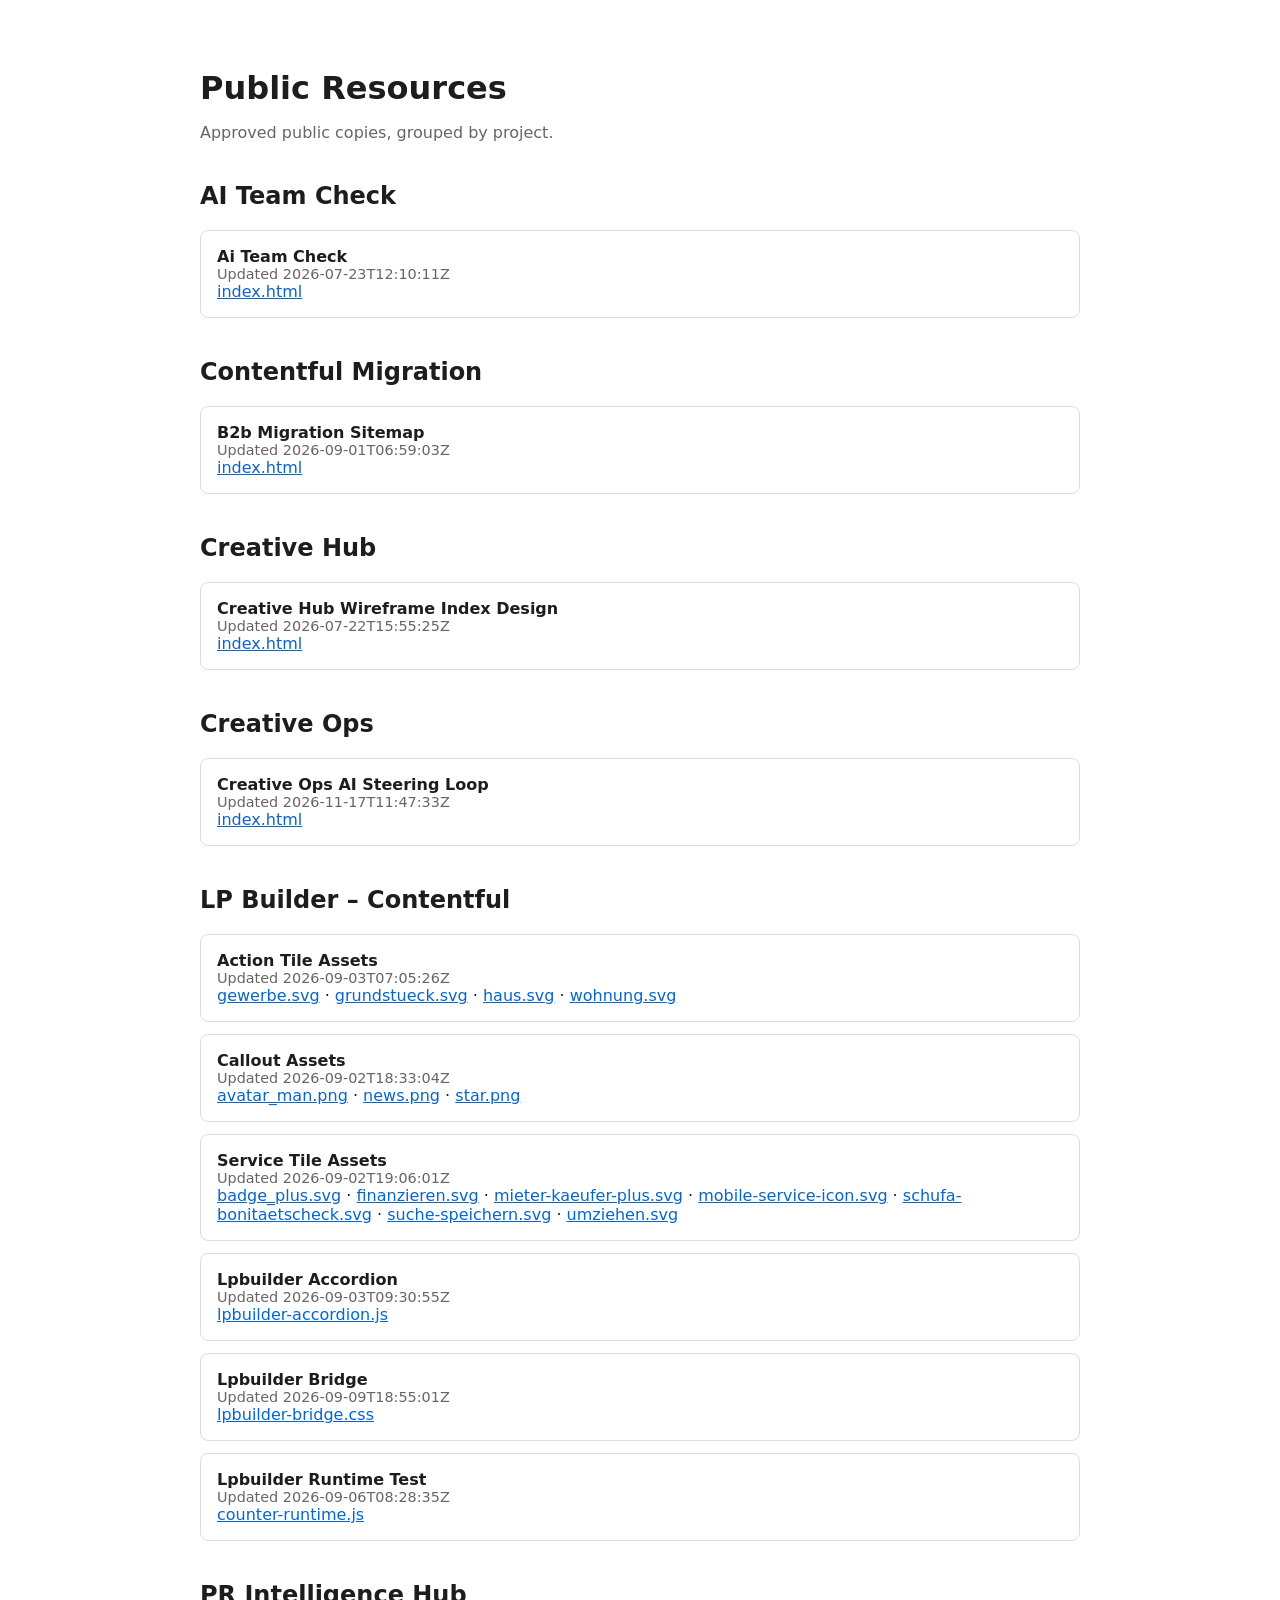
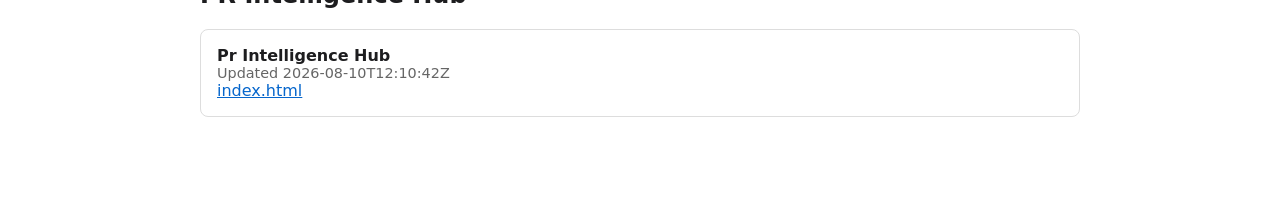
<file: index.html>
<!doctype html>
<html lang="en">
  <head>
    <meta charset="utf-8">
    <meta name="viewport" content="width=device-width, initial-scale=1">
    <title>Public Resources</title>
    <style>
      :root { font-family: system-ui, sans-serif; color: #1d1d1f; background: #fff; }
      body { margin: 0; } main { max-width: 880px; margin: 0 auto; padding: 3rem 1.25rem 5rem; }
      h1 { margin-bottom: .25rem; } .intro, .meta { color: #666; } .meta { font-size: .9rem; }
      section { margin-top: 2.5rem; } ul { display: grid; gap: .75rem; padding: 0; list-style: none; }
      li { border: 1px solid #ddd; border-radius: .5rem; padding: 1rem; } a { color: #0666cc; }
      .empty { padding: 1rem; background: #f4f4f4; border-radius: .5rem; }
    </style>
  </head>
  <body>
    <main>
      <h1>Public Resources</h1>
      <p class="intro">Approved public copies, grouped by project.</p>
      <div id="resources" class="empty">No publications are available yet.</div>
    </main>
    <script>
      const container = document.querySelector('#resources');
      fetch('./publish-manifest.json')
        .then(response => response.ok ? response.json() : Promise.reject(response))
        .then(manifest => {
          const publications = manifest.publications || [];
          if (!publications.length) return;
          container.className = ''; container.replaceChildren();
          const groups = publications.reduce((result, item) => {
            (result[item.project] ||= []).push(item); return result;
          }, {});
          Object.keys(groups).sort().forEach(project => {
            const section = document.createElement('section');
            const heading = document.createElement('h2'); heading.textContent = project;
            const list = document.createElement('ul');
            groups[project].forEach(item => {
              const entry = document.createElement('li');
              const title = document.createElement('strong'); title.textContent = item.title;
              const meta = document.createElement('div'); meta.className = 'meta'; meta.textContent = `Updated ${item.lastPublished}`;
              const files = document.createElement('div');
              (item.publishedFiles || []).forEach((file, index) => {
                if (index) files.append(document.createTextNode(' · '));
                const link = document.createElement('a');
                link.href = file === 'index.html' ? `./${item.publicPath}` : `./${item.publicPath}${file}`;
                link.textContent = file; files.append(link);
              });
              entry.append(title, meta, files); list.append(entry);
            });
            section.append(heading, list); container.append(section);
          });
        })
        .catch(() => { container.textContent = 'The publication manifest is unavailable.'; });
    </script>
  </body>
</html>
</file>
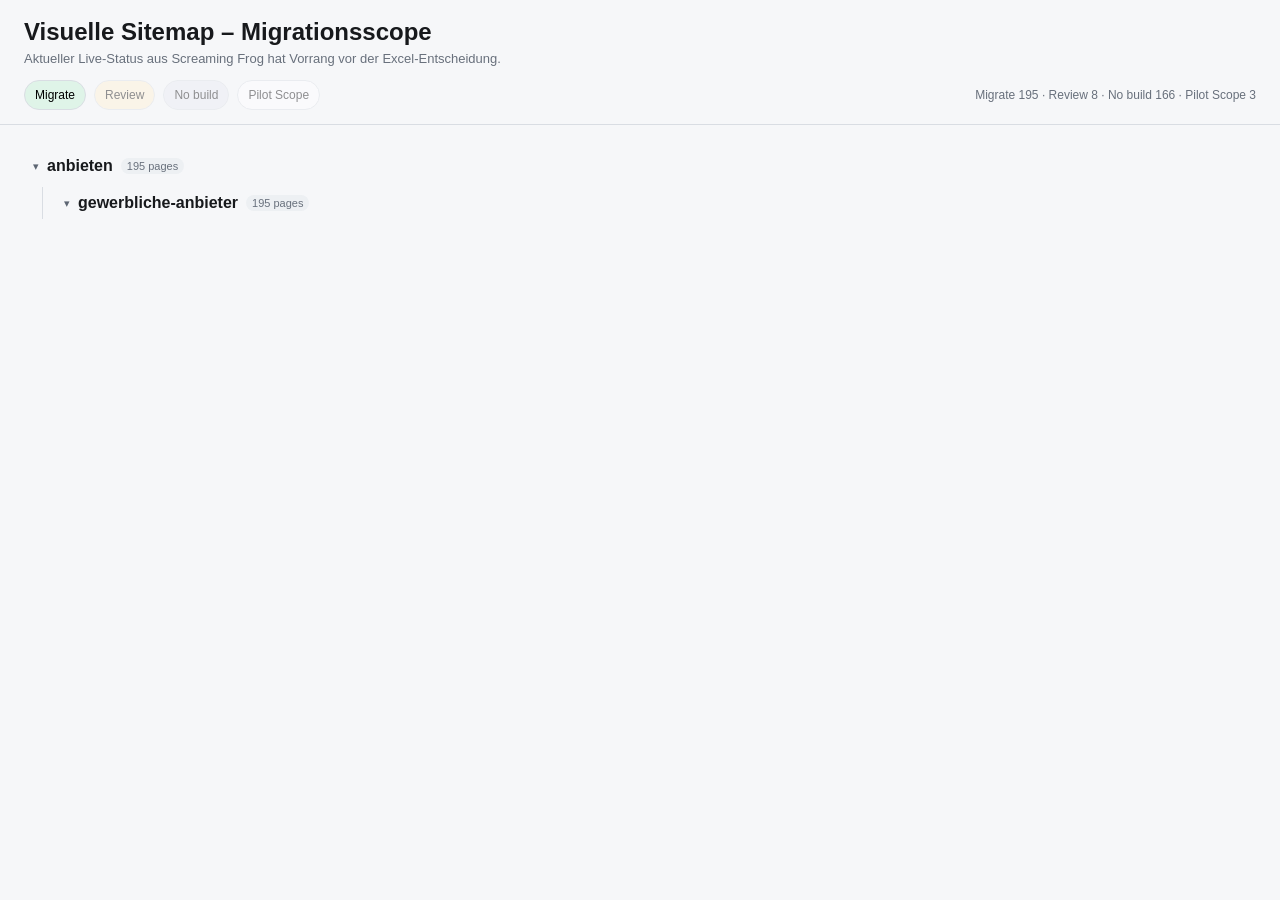
<file: Contentful Migration/b2b-migration-sitemap/index.html>
<!doctype html><html lang="de"><head><meta charset="utf-8"><meta name="viewport" content="width=device-width,initial-scale=1"><title>Visuelle Sitemap – Migrationsscope</title><style>
:root{--bg:#f6f7f9;--panel:#fff;--text:#17191c;--muted:#68707c;--line:#d9dde3;--migrate:#dff4e8;--review:#fff0cf;--nobuild:#e8eaf0}*{box-sizing:border-box}body{margin:0;font-family:Inter,Arial,sans-serif;background:var(--bg);color:var(--text)}header{position:sticky;top:0;z-index:10;background:rgba(246,247,249,.96);backdrop-filter:blur(8px);border-bottom:1px solid var(--line);padding:18px 24px 14px}h1{margin:0 0 5px;font-size:24px}.subtitle{color:var(--muted);font-size:13px;margin-bottom:14px}.controls{display:flex;gap:8px;flex-wrap:wrap;align-items:center}button{border:1px solid var(--line);background:#fff;border-radius:999px;padding:7px 10px;font-size:12px;cursor:pointer;opacity:.42}button[aria-pressed="true"]{opacity:1}button.migrate{background:var(--migrate)}button.review{background:var(--review)}button.no-build{background:var(--nobuild)}button.pilot{background:#fff}.stats{margin-left:auto;font-size:12px;color:var(--muted)}main{padding:20px 24px 60px;max-width:none;margin:0}.dir{margin:5px 0}.dir>summary{list-style:none;cursor:pointer;display:flex;align-items:center;gap:8px;padding:7px 9px;border-radius:8px}.dir>summary:hover{background:#eef1f4}.folder{font-size:11px;color:#5d6673}.dirname{font-weight:650}.count{font-size:11px;color:var(--muted);background:#edf0f3;padding:2px 6px;border-radius:999px}.branch{margin-left:18px;border-left:1px solid var(--line);padding-left:12px}.page{display:flex;align-items:center;gap:7px;padding:5px 8px;min-height:30px;font-size:13px}.page a{color:#24282e;text-decoration:none}.page a:hover{text-decoration:underline}.connector{color:#b1b7c0;font-family:monospace}.badge{font-size:10px;border-radius:999px;padding:2px 6px;white-space:nowrap}.badge.migrate{background:var(--migrate)}.badge.review{background:var(--review)}.badge.no-build{background:var(--nobuild)}.badge.http{background:#edf0f3;color:#68707c}.hidden{display:none!important}@media(max-width:850px){.stats{margin-left:0}}</style></head><body>
<header><h1>Visuelle Sitemap – Migrationsscope</h1><div class="subtitle">Aktueller Live-Status aus Screaming Frog hat Vorrang vor der Excel-Entscheidung.</div><div class="controls"><button class="filter migrate" type="button" data-filter="Migrate" aria-pressed="true">Migrate</button><button class="filter review" type="button" data-filter="Review" aria-pressed="false">Review</button><button class="filter no-build" type="button" data-filter="No build" aria-pressed="false">No build</button><button class="filter pilot" type="button" data-filter="Pilot Scope" aria-pressed="false">Pilot Scope</button><span class="stats">Migrate 195 · Review 8 · No build 166 · Pilot Scope 3</span></div></header><main><details class="dir depth-0" open><summary><span class="folder">▾</span><span class="dirname">anbieten</span><span class="count" data-count>0 pages</span></summary><div class="branch"><details class="dir depth-1"><summary><span class="folder">▾</span><span class="dirname">gewerbliche-anbieter</span><span class="count" data-count>0 pages</span></summary><div class="branch"><div class="page" data-status="No build" data-pilot="0" title="URL: https://www.immobilienscout24.de/anbieten/gewerbliche-anbieter/alle-themen.html
Decision: Redirected
Live status: 301
Redirect target: https://www.immobilienscout24.de/anbieten/gewerbliche-anbieter.html
Title: —
H1: —"><span class="connector">└─</span><a href="https://www.immobilienscout24.de/anbieten/gewerbliche-anbieter/alle-themen.html" target="_blank" rel="noopener">Alle Themen</a><span class="badge no-build">No build</span><span class="badge http">301</span></div><div class="page" data-status="Migrate" data-pilot="0" title="URL: https://www.immobilienscout24.de/anbieten/gewerbliche-anbieter/danke-seite.html
Decision: migrate
Live status: 200
Redirect target: —
Title: Dankeseite
H1: —"><span class="connector">└─</span><a href="https://www.immobilienscout24.de/anbieten/gewerbliche-anbieter/danke-seite.html" target="_blank" rel="noopener">Dankeseite</a><span class="badge migrate">Migrate</span><span class="badge http">200</span></div><div class="page" data-status="No build" data-pilot="0" title="URL: https://www.immobilienscout24.de/anbieten/gewerbliche-anbieter/gewerbliche-anbieter.html
Decision: migrate
Live status: 301
Redirect target: https://www.immobilienscout24.de/anbieten/gewerbliche-anbieter/modernisierungsanfragen.html
Title: —
H1: —"><span class="connector">└─</span><a href="https://www.immobilienscout24.de/anbieten/gewerbliche-anbieter/gewerbliche-anbieter.html" target="_blank" rel="noopener">Gewerbliche Anbieter</a><span class="badge no-build">No build</span><span class="badge http">301</span></div><div class="page" data-status="No build" data-pilot="0" title="URL: https://www.immobilienscout24.de/anbieten/gewerbliche-anbieter/immobilienmarketing.html
Decision: delete
Live status: 301
Redirect target: https://www.immobilienscout24.de/anbieten/
Title: —
H1: —"><span class="connector">└─</span><a href="https://www.immobilienscout24.de/anbieten/gewerbliche-anbieter/immobilienmarketing.html" target="_blank" rel="noopener">Immobilienmarketing</a><span class="badge no-build">No build</span><span class="badge http">301</span></div><div class="page" data-status="Migrate" data-pilot="0" title="URL: https://www.immobilienscout24.de/anbieten/gewerbliche-anbieter/kundenmeinungen.html
Decision: migrate
Live status: 200
Redirect target: —
Title: Kundenmeinungen zu Eigentümeranfragen
H1: —"><span class="connector">└─</span><a href="https://www.immobilienscout24.de/anbieten/gewerbliche-anbieter/kundenmeinungen.html" target="_blank" rel="noopener">Kundenmeinungen zu Eigentümeranfragen</a><span class="badge migrate">Migrate</span><span class="badge http">200</span></div><div class="page" data-status="No build" data-pilot="0" title="URL: https://www.immobilienscout24.de/anbieten/gewerbliche-anbieter/lp.html
Decision: Redirected
Live status: 301
Redirect target: https://www.immobilienscout24.de/anbieten/gewerbliche-anbieter.html
Title: —
H1: —"><span class="connector">└─</span><a href="https://www.immobilienscout24.de/anbieten/gewerbliche-anbieter/lp.html" target="_blank" rel="noopener">Lp</a><span class="badge no-build">No build</span><span class="badge http">301</span></div><div class="page" data-status="No build" data-pilot="0" title="URL: https://www.immobilienscout24.de/anbieten/gewerbliche-anbieter/tipps.html
Decision: Redirected
Live status: 301
Redirect target: https://www.immobilienscout24.de/anbieten/gewerbliche-anbieter.html
Title: —
H1: —"><span class="connector">└─</span><a href="https://www.immobilienscout24.de/anbieten/gewerbliche-anbieter/tipps.html" target="_blank" rel="noopener">Tipps</a><span class="badge no-build">No build</span><span class="badge http">301</span></div><details class="dir depth-2"><summary><span class="folder">▾</span><span class="dirname">inserieren</span><span class="count" data-count>0 pages</span></summary><div class="branch"><div class="page" data-status="No build" data-pilot="0" title="URL: https://www.immobilienscout24.de/anbieten/gewerbliche-anbieter/inserieren/Basis-Vermarktung.html
Decision: redirect
Live status: 200
Redirect target: —
Title: Die Basis-Vermarktung von ImmobilienScout24
H1: Basis-Vermarktung"><span class="connector">└─</span><a href="https://www.immobilienscout24.de/anbieten/gewerbliche-anbieter/inserieren/Basis-Vermarktung.html" target="_blank" rel="noopener">Die Basis-Vermarktung von ImmobilienScout24</a><span class="badge no-build">No build</span><span class="badge http">200</span></div><div class="page" data-status="No build" data-pilot="0" title="URL: https://www.immobilienscout24.de/anbieten/gewerbliche-anbieter/inserieren/MeineMitgliedschaft.html
Decision: redirect
Live status: 301
Redirect target: https://www.immobilienscout24.de/anbieten/gewerbliche-anbieter.html
Title: —
H1: —"><span class="connector">└─</span><a href="https://www.immobilienscout24.de/anbieten/gewerbliche-anbieter/inserieren/MeineMitgliedschaft.html" target="_blank" rel="noopener">Meinemitgliedschaft</a><span class="badge no-build">No build</span><span class="badge http">301</span></div><div class="page" data-status="No build" data-pilot="0" title="URL: https://www.immobilienscout24.de/anbieten/gewerbliche-anbieter/inserieren/Mitgliedschaften-Neu.html
Decision: redirect
Live status: 301
Redirect target: https://www.immobilienscout24.de/anbieten/gewerbliche-anbieter/lp/mitgliedschaften-2024.html
Title: —
H1: —"><span class="connector">└─</span><a href="https://www.immobilienscout24.de/anbieten/gewerbliche-anbieter/inserieren/Mitgliedschaften-Neu.html" target="_blank" rel="noopener">Mitgliedschaften Neu</a><span class="badge no-build">No build</span><span class="badge http">301</span></div><div class="page" data-status="Migrate" data-pilot="0" title="URL: https://www.immobilienscout24.de/anbieten/gewerbliche-anbieter/inserieren/Mitgliedschaften.html
Decision: migrate
Live status: 200
Redirect target: —
Title: Mitgliedschaften
H1: Ich interessiere mich für..."><span class="connector">└─</span><a href="https://www.immobilienscout24.de/anbieten/gewerbliche-anbieter/inserieren/Mitgliedschaften.html" target="_blank" rel="noopener">Mitgliedschaften</a><span class="badge migrate">Migrate</span><span class="badge http">200</span></div><div class="page" data-status="No build" data-pilot="0" title="URL: https://www.immobilienscout24.de/anbieten/gewerbliche-anbieter/inserieren/basis-anzeige.html
Decision: Redirected
Live status: 301
Redirect target: https://www.immobilienscout24.de/anbieten/gewerbliche-anbieter
Title: —
H1: —"><span class="connector">└─</span><a href="https://www.immobilienscout24.de/anbieten/gewerbliche-anbieter/inserieren/basis-anzeige.html" target="_blank" rel="noopener">Basis Anzeige</a><span class="badge no-build">No build</span><span class="badge http">301</span></div><div class="page" data-status="No build" data-pilot="0" title="URL: https://www.immobilienscout24.de/anbieten/gewerbliche-anbieter/inserieren/basis-insertion.html
Decision: redirect
Live status: 301
Redirect target: https://www.immobilienscout24.de/anbieten/gewerbliche-anbieter.html
Title: —
H1: —"><span class="connector">└─</span><a href="https://www.immobilienscout24.de/anbieten/gewerbliche-anbieter/inserieren/basis-insertion.html" target="_blank" rel="noopener">Basis Insertion</a><span class="badge no-build">No build</span><span class="badge http">301</span></div><div class="page" data-status="Migrate" data-pilot="0" title="URL: https://www.immobilienscout24.de/anbieten/gewerbliche-anbieter/inserieren/mitgliedschaft-gewerbe.html
Decision: migrate
Live status: 200
Redirect target: —
Title: Mitgliedschaft Gewerbe
H1: Die stärksten Gewerbe-Mitgliedschaften aller Zeiten."><span class="connector">└─</span><a href="https://www.immobilienscout24.de/anbieten/gewerbliche-anbieter/inserieren/mitgliedschaft-gewerbe.html" target="_blank" rel="noopener">Mitgliedschaft Gewerbe</a><span class="badge migrate">Migrate</span><span class="badge http">200</span></div><div class="page" data-status="No build" data-pilot="0" title="URL: https://www.immobilienscout24.de/anbieten/gewerbliche-anbieter/inserieren/mitgliedschaft2015_alt.html
Decision: redirect
Live status: 301
Redirect target: https://www.immobilienscout24.de/anbieten/gewerbliche-anbieter.html
Title: —
H1: —"><span class="connector">└─</span><a href="https://www.immobilienscout24.de/anbieten/gewerbliche-anbieter/inserieren/mitgliedschaft2015_alt.html" target="_blank" rel="noopener">Mitgliedschaft2015_Alt</a><span class="badge no-build">No build</span><span class="badge http">301</span></div><div class="page" data-status="No build" data-pilot="0" title="URL: https://www.immobilienscout24.de/anbieten/gewerbliche-anbieter/inserieren/produkte-gewerbe.html
Decision: Redirected
Live status: 301
Redirect target: https://www.immobilienscout24.de/anbieten/gewerbliche-anbieter/inserieren/mitgliedschaft-gewerbe.html
Title: —
H1: —"><span class="connector">└─</span><a href="https://www.immobilienscout24.de/anbieten/gewerbliche-anbieter/inserieren/produkte-gewerbe.html" target="_blank" rel="noopener">Produkte Gewerbe</a><span class="badge no-build">No build</span><span class="badge http">301</span></div><div class="page" data-status="Migrate" data-pilot="0" title="URL: https://www.immobilienscout24.de/anbieten/gewerbliche-anbieter/inserieren/produkte-hausbau.html
Decision: migrate
Live status: 200
Redirect target: —
Title: Produkte Hausbau
H1: Entdecken Sie die Produktwelt für Fertig- und Massivbauanbietende"><span class="connector">└─</span><a href="https://www.immobilienscout24.de/anbieten/gewerbliche-anbieter/inserieren/produkte-hausbau.html" target="_blank" rel="noopener">Produkte Hausbau</a><span class="badge migrate">Migrate</span><span class="badge http">200</span></div><div class="page" data-status="Migrate" data-pilot="0" title="URL: https://www.immobilienscout24.de/anbieten/gewerbliche-anbieter/inserieren/produkte-wowi.html
Decision: migrate
Live status: 200
Redirect target: —
Title: Produkte Wohnungswirtschaft
H1: Ich interessiere mich für..."><span class="connector">└─</span><a href="https://www.immobilienscout24.de/anbieten/gewerbliche-anbieter/inserieren/produkte-wowi.html" target="_blank" rel="noopener">Produkte Wohnungswirtschaft</a><span class="badge migrate">Migrate</span><span class="badge http">200</span></div><div class="page" data-status="Migrate" data-pilot="0" title="URL: https://www.immobilienscout24.de/anbieten/gewerbliche-anbieter/inserieren/rueckruf-response.html
Decision: migrate
Live status: 200
Redirect target: —
Title: Haben Sie Fragen zu unseren Insertionsprodukten?
H1: Vielen Dank!"><span class="connector">└─</span><a href="https://www.immobilienscout24.de/anbieten/gewerbliche-anbieter/inserieren/rueckruf-response.html" target="_blank" rel="noopener">Haben Sie Fragen zu unseren Insertionsprodukten?</a><span class="badge migrate">Migrate</span><span class="badge http">200</span></div><details class="dir depth-3"><summary><span class="folder">▾</span><span class="dirname">Mitgliedschaften</span><span class="count" data-count>0 pages</span></summary><div class="branch"><div class="page" data-status="Migrate" data-pilot="0" title="URL: https://www.immobilienscout24.de/anbieten/gewerbliche-anbieter/inserieren/Mitgliedschaften/bronze.html
Decision: Migrate
Live status: 200
Redirect target: —
Title: Bronze-Mitgliedschaft: Für Immobilienprofis
H1: Ich interessiere mich für..."><span class="connector">└─</span><a href="https://www.immobilienscout24.de/anbieten/gewerbliche-anbieter/inserieren/Mitgliedschaften/bronze.html" target="_blank" rel="noopener">Bronze-Mitgliedschaft: Für Immobilienprofis</a><span class="badge migrate">Migrate</span><span class="badge http">200</span></div><div class="page" data-status="Migrate" data-pilot="0" title="URL: https://www.immobilienscout24.de/anbieten/gewerbliche-anbieter/inserieren/Mitgliedschaften/gold.html
Decision: migrate
Live status: 200
Redirect target: —
Title: Gold-Mitgliedschaft: Flexibilität &amp; Vorsprung für echte Immobilienprofis
H1: Ich interessiere mich für..."><span class="connector">└─</span><a href="https://www.immobilienscout24.de/anbieten/gewerbliche-anbieter/inserieren/Mitgliedschaften/gold.html" target="_blank" rel="noopener">Gold-Mitgliedschaft: Flexibilität &amp; Vorsprung für echte Immobilienprofis</a><span class="badge migrate">Migrate</span><span class="badge http">200</span></div><div class="page" data-status="Migrate" data-pilot="0" title="URL: https://www.immobilienscout24.de/anbieten/gewerbliche-anbieter/inserieren/Mitgliedschaften/silber.html
Decision: migrate
Live status: 200
Redirect target: —
Title: Silber Mitgliedschaft: Objektvermarktung für Immobilienprofis
H1: Ich interessiere mich für..."><span class="connector">└─</span><a href="https://www.immobilienscout24.de/anbieten/gewerbliche-anbieter/inserieren/Mitgliedschaften/silber.html" target="_blank" rel="noopener">Silber Mitgliedschaft: Objektvermarktung für Immobilienprofis</a><span class="badge migrate">Migrate</span><span class="badge http">200</span></div><details class="dir depth-4"><summary><span class="folder">▾</span><span class="dirname">akquise-edition</span><span class="count" data-count>0 pages</span></summary><div class="branch"><div class="page" data-status="Migrate" data-pilot="0" title="URL: https://www.immobilienscout24.de/anbieten/gewerbliche-anbieter/inserieren/Mitgliedschaften/akquise-edition/Profi-Report.html
Decision: migrate
Live status: 200
Redirect target: —
Title: Profi-Report: Die Analyse für Immobilienprofis
H1: Produktbestandteil"><span class="connector">└─</span><a href="https://www.immobilienscout24.de/anbieten/gewerbliche-anbieter/inserieren/Mitgliedschaften/akquise-edition/Profi-Report.html" target="_blank" rel="noopener">Profi-Report: Die Analyse für Immobilienprofis</a><span class="badge migrate">Migrate</span><span class="badge http">200</span></div></div></details></div></details><details class="dir depth-3"><summary><span class="folder">▾</span><span class="dirname">Mitgliedschaften-Neu</span><span class="count" data-count>0 pages</span></summary><div class="branch"><div class="page" data-status="No build" data-pilot="0" title="URL: https://www.immobilienscout24.de/anbieten/gewerbliche-anbieter/inserieren/Mitgliedschaften-Neu/akquise-edition.html
Decision: redirect
Live status: 301
Redirect target: https://www.immobilienscout24.de/anbieten/gewerbliche-anbieter/inserieren/mitgliedschaft-gewerbe.html
Title: —
H1: —"><span class="connector">└─</span><a href="https://www.immobilienscout24.de/anbieten/gewerbliche-anbieter/inserieren/Mitgliedschaften-Neu/akquise-edition.html" target="_blank" rel="noopener">Akquise Edition</a><span class="badge no-build">No build</span><span class="badge http">301</span></div><div class="page" data-status="No build" data-pilot="0" title="URL: https://www.immobilienscout24.de/anbieten/gewerbliche-anbieter/inserieren/Mitgliedschaften-Neu/basis-edition.html
Decision: redirect
Live status: 301
Redirect target: https://www.immobilienscout24.de/anbieten/gewerbliche-anbieter/inserieren/mitgliedschaft-gewerbe.html
Title: —
H1: —"><span class="connector">└─</span><a href="https://www.immobilienscout24.de/anbieten/gewerbliche-anbieter/inserieren/Mitgliedschaften-Neu/basis-edition.html" target="_blank" rel="noopener">Basis Edition</a><span class="badge no-build">No build</span><span class="badge http">301</span></div><div class="page" data-status="No build" data-pilot="0" title="URL: https://www.immobilienscout24.de/anbieten/gewerbliche-anbieter/inserieren/Mitgliedschaften-Neu/imageedition.html
Decision: redirect
Live status: 301
Redirect target: https://www.immobilienscout24.de/anbieten/gewerbliche-anbieter/inserieren/mitgliedschaft-gewerbe.html
Title: —
H1: —"><span class="connector">└─</span><a href="https://www.immobilienscout24.de/anbieten/gewerbliche-anbieter/inserieren/Mitgliedschaften-Neu/imageedition.html" target="_blank" rel="noopener">Imageedition</a><span class="badge no-build">No build</span><span class="badge http">301</span></div><div class="page" data-status="Migrate" data-pilot="0" title="URL: https://www.immobilienscout24.de/anbieten/gewerbliche-anbieter/inserieren/Mitgliedschaften-Neu/vermieter-edition.html
Decision: Migrate
Live status: 200
Redirect target: —
Title: Mitgliedschaft Vermieter Edition
H1: Effizient und Sorgenfrei vermieten – mit der Vermieter Edition"><span class="connector">└─</span><a href="https://www.immobilienscout24.de/anbieten/gewerbliche-anbieter/inserieren/Mitgliedschaften-Neu/vermieter-edition.html" target="_blank" rel="noopener">Mitgliedschaft Vermieter Edition</a><span class="badge migrate">Migrate</span><span class="badge http">200</span></div></div></details><details class="dir depth-3"><summary><span class="folder">▾</span><span class="dirname">_sicherungen</span><span class="count" data-count>0 pages</span></summary><div class="branch"><div class="page" data-status="No build" data-pilot="0" title="URL: https://www.immobilienscout24.de/anbieten/gewerbliche-anbieter/inserieren/_sicherungen/produkte-wowi.html
Decision: redirect
Live status: 200
Redirect target: —
Title: Wohnungswirtschaft - Produkte, Definition &amp; Tarif für Immobilienprofis
H1: Produkte in der Wohnungswirtschaft"><span class="connector">└─</span><a href="https://www.immobilienscout24.de/anbieten/gewerbliche-anbieter/inserieren/_sicherungen/produkte-wowi.html" target="_blank" rel="noopener">Wohnungswirtschaft - Produkte, Definition &amp; Tarif für Immobilienprofis</a><span class="badge no-build">No build</span><span class="badge http">200</span></div></div></details><details class="dir depth-3"><summary><span class="folder">▾</span><span class="dirname">hausbau-produkte</span><span class="count" data-count>0 pages</span></summary><div class="branch"><div class="page" data-status="Migrate" data-pilot="0" title="URL: https://www.immobilienscout24.de/anbieten/gewerbliche-anbieter/inserieren/hausbau-produkte/qualitative-kontaktanfragen.html
Decision: migrate
Live status: 200
Redirect target: —
Title: Unsere Hausbauwelt - Qualitative Kontaktanfragen
H1: Hochwertige Kontaktanfragen"><span class="connector">└─</span><a href="https://www.immobilienscout24.de/anbieten/gewerbliche-anbieter/inserieren/hausbau-produkte/qualitative-kontaktanfragen.html" target="_blank" rel="noopener">Unsere Hausbauwelt - Qualitative Kontaktanfragen</a><span class="badge migrate">Migrate</span><span class="badge http">200</span></div><div class="page" data-status="No build" data-pilot="0" title="URL: https://www.immobilienscout24.de/anbieten/gewerbliche-anbieter/inserieren/hausbau-produkte/starke-markenpraesenz.html
Decision: redirect
Live status: 200
Redirect target: —
Title: Starke Markenpräsenz
H1: Starke Marke"><span class="connector">└─</span><a href="https://www.immobilienscout24.de/anbieten/gewerbliche-anbieter/inserieren/hausbau-produkte/starke-markenpraesenz.html" target="_blank" rel="noopener">Starke Markenpräsenz</a><span class="badge no-build">No build</span><span class="badge http">200</span></div><details class="dir depth-4"><summary><span class="folder">▾</span><span class="dirname">qualitative-kontaktanfragen</span><span class="count" data-count>0 pages</span></summary><div class="branch"><div class="page" data-status="No build" data-pilot="0" title="URL: https://www.immobilienscout24.de/anbieten/gewerbliche-anbieter/inserieren/hausbau-produkte/qualitative-kontaktanfragen/haus-des-monats.html
Decision: redirect
Live status: 200
Redirect target: —
Title: Haus des Monats
H1: —"><span class="connector">└─</span><a href="https://www.immobilienscout24.de/anbieten/gewerbliche-anbieter/inserieren/hausbau-produkte/qualitative-kontaktanfragen/haus-des-monats.html" target="_blank" rel="noopener">Haus des Monats</a><span class="badge no-build">No build</span><span class="badge http">200</span></div><div class="page" data-status="No build" data-pilot="0" title="URL: https://www.immobilienscout24.de/anbieten/gewerbliche-anbieter/inserieren/hausbau-produkte/qualitative-kontaktanfragen/hauskatalog-service.html
Decision: redirect
Live status: 200
Redirect target: —
Title: Hauskatalog-Service
H1: —"><span class="connector">└─</span><a href="https://www.immobilienscout24.de/anbieten/gewerbliche-anbieter/inserieren/hausbau-produkte/qualitative-kontaktanfragen/hauskatalog-service.html" target="_blank" rel="noopener">Hauskatalog-Service</a><span class="badge no-build">No build</span><span class="badge http">200</span></div><div class="page" data-status="No build" data-pilot="0" title="URL: https://www.immobilienscout24.de/anbieten/gewerbliche-anbieter/inserieren/hausbau-produkte/qualitative-kontaktanfragen/insertion-professional.html
Decision: redirect
Live status: 200
Redirect target: —
Title: Hausbau-Insertion Professional
H1: —"><span class="connector">└─</span><a href="https://www.immobilienscout24.de/anbieten/gewerbliche-anbieter/inserieren/hausbau-produkte/qualitative-kontaktanfragen/insertion-professional.html" target="_blank" rel="noopener">Hausbau-Insertion Professional</a><span class="badge no-build">No build</span><span class="badge http">200</span></div><div class="page" data-status="No build" data-pilot="0" title="URL: https://www.immobilienscout24.de/anbieten/gewerbliche-anbieter/inserieren/hausbau-produkte/qualitative-kontaktanfragen/insertion.html
Decision: redirect
Live status: 200
Redirect target: —
Title: Hausbau-Insertion
H1: —"><span class="connector">└─</span><a href="https://www.immobilienscout24.de/anbieten/gewerbliche-anbieter/inserieren/hausbau-produkte/qualitative-kontaktanfragen/insertion.html" target="_blank" rel="noopener">Hausbau-Insertion</a><span class="badge no-build">No build</span><span class="badge http">200</span></div><div class="page" data-status="Review" data-pilot="0" title="URL: https://www.immobilienscout24.de/anbieten/gewerbliche-anbieter/inserieren/hausbau-produkte/qualitative-kontaktanfragen/premium-platzierung.html
Decision: Decision to be taken
Live status: 200
Redirect target: —
Title: Premium-Platzierung
H1: —"><span class="connector">└─</span><a href="https://www.immobilienscout24.de/anbieten/gewerbliche-anbieter/inserieren/hausbau-produkte/qualitative-kontaktanfragen/premium-platzierung.html" target="_blank" rel="noopener">Premium-Platzierung</a><span class="badge review">Review</span><span class="badge http">200</span></div><div class="page" data-status="No build" data-pilot="0" title="URL: https://www.immobilienscout24.de/anbieten/gewerbliche-anbieter/inserieren/hausbau-produkte/qualitative-kontaktanfragen/spitzenplatzierungen.html
Decision: redirect
Live status: 200
Redirect target: —
Title: Spitzenplatzierungen
H1: —"><span class="connector">└─</span><a href="https://www.immobilienscout24.de/anbieten/gewerbliche-anbieter/inserieren/hausbau-produkte/qualitative-kontaktanfragen/spitzenplatzierungen.html" target="_blank" rel="noopener">Spitzenplatzierungen</a><span class="badge no-build">No build</span><span class="badge http">200</span></div><div class="page" data-status="No build" data-pilot="0" title="URL: https://www.immobilienscout24.de/anbieten/gewerbliche-anbieter/inserieren/hausbau-produkte/qualitative-kontaktanfragen/top-platzierung.html
Decision: redirect
Live status: 200
Redirect target: —
Title: Top-Platzierung
H1: —"><span class="connector">└─</span><a href="https://www.immobilienscout24.de/anbieten/gewerbliche-anbieter/inserieren/hausbau-produkte/qualitative-kontaktanfragen/top-platzierung.html" target="_blank" rel="noopener">Top-Platzierung</a><span class="badge no-build">No build</span><span class="badge http">200</span></div></div></details><details class="dir depth-4"><summary><span class="folder">▾</span><span class="dirname">starke-markenpraesenz</span><span class="count" data-count>0 pages</span></summary><div class="branch"><div class="page" data-status="No build" data-pilot="0" title="URL: https://www.immobilienscout24.de/anbieten/gewerbliche-anbieter/inserieren/hausbau-produkte/starke-markenpraesenz/anbieterseite.html
Decision: redirect
Live status: 200
Redirect target: —
Title: Anbieterseite
H1: Ihre Vorteile"><span class="connector">└─</span><a href="https://www.immobilienscout24.de/anbieten/gewerbliche-anbieter/inserieren/hausbau-produkte/starke-markenpraesenz/anbieterseite.html" target="_blank" rel="noopener">Anbieterseite</a><span class="badge no-build">No build</span><span class="badge http">200</span></div><div class="page" data-status="Review" data-pilot="0" title="URL: https://www.immobilienscout24.de/anbieten/gewerbliche-anbieter/inserieren/hausbau-produkte/starke-markenpraesenz/native-banner.html
Decision: Decision to be taken
Live status: 200
Redirect target: —
Title: Unsere Hausbauwelt - Native Banner
H1: Ihre Vorteile"><span class="connector">└─</span><a href="https://www.immobilienscout24.de/anbieten/gewerbliche-anbieter/inserieren/hausbau-produkte/starke-markenpraesenz/native-banner.html" target="_blank" rel="noopener">Unsere Hausbauwelt - Native Banner</a><span class="badge review">Review</span><span class="badge http">200</span></div><div class="page" data-status="Review" data-pilot="0" title="URL: https://www.immobilienscout24.de/anbieten/gewerbliche-anbieter/inserieren/hausbau-produkte/starke-markenpraesenz/native-carousel.html
Decision: Decision to be taken
Live status: 200
Redirect target: —
Title: Native Carousel - Erreichen Sie noch unentdeckte Zielgruppen vor der Konkurrenz
H1: —"><span class="connector">└─</span><a href="https://www.immobilienscout24.de/anbieten/gewerbliche-anbieter/inserieren/hausbau-produkte/starke-markenpraesenz/native-carousel.html" target="_blank" rel="noopener">Native Carousel - Erreichen Sie noch unentdeckte Zielgruppen vor der Konkurrenz</a><span class="badge review">Review</span><span class="badge http">200</span></div></div></details></div></details><details class="dir depth-3"><summary><span class="folder">▾</span><span class="dirname">mitgliedschaft</span><span class="count" data-count>0 pages</span></summary><div class="branch"><div class="page" data-status="Migrate" data-pilot="0" title="URL: https://www.immobilienscout24.de/anbieten/gewerbliche-anbieter/inserieren/mitgliedschaft/rueckruf-response.html
Decision: migrate
Live status: 200
Redirect target: —
Title: Haben Sie Fragen zu unseren Vario Produkten?
H1: Vielen Dank für Ihr Interesse!"><span class="connector">└─</span><a href="https://www.immobilienscout24.de/anbieten/gewerbliche-anbieter/inserieren/mitgliedschaft/rueckruf-response.html" target="_blank" rel="noopener">Haben Sie Fragen zu unseren Vario Produkten?</a><span class="badge migrate">Migrate</span><span class="badge http">200</span></div></div></details><details class="dir depth-3"><summary><span class="folder">▾</span><span class="dirname">mitgliedschaft2015</span><span class="count" data-count>0 pages</span></summary><div class="branch"><div class="page" data-status="No build" data-pilot="0" title="URL: https://www.immobilienscout24.de/anbieten/gewerbliche-anbieter/inserieren/mitgliedschaft2015/daten-und-know-how.html
Decision: redirect
Live status: 301
Redirect target: https://www.immobilienscout24.de/anbieten/gewerbliche-anbieter/inserieren/mitgliedschaft-gewerbe.html
Title: —
H1: —"><span class="connector">└─</span><a href="https://www.immobilienscout24.de/anbieten/gewerbliche-anbieter/inserieren/mitgliedschaft2015/daten-und-know-how.html" target="_blank" rel="noopener">Daten Und Know How</a><span class="badge no-build">No build</span><span class="badge http">301</span></div><div class="page" data-status="No build" data-pilot="0" title="URL: https://www.immobilienscout24.de/anbieten/gewerbliche-anbieter/inserieren/mitgliedschaft2015/marke.html
Decision: delete
Live status: 301
Redirect target: https://www.immobilienscout24.de/anbieten/
Title: —
H1: —"><span class="connector">└─</span><a href="https://www.immobilienscout24.de/anbieten/gewerbliche-anbieter/inserieren/mitgliedschaft2015/marke.html" target="_blank" rel="noopener">Marke</a><span class="badge no-build">No build</span><span class="badge http">301</span></div><div class="page" data-status="No build" data-pilot="0" title="URL: https://www.immobilienscout24.de/anbieten/gewerbliche-anbieter/inserieren/mitgliedschaft2015/vermarktung.html
Decision: delete
Live status: 301
Redirect target: https://www.immobilienscout24.de/anbieten/
Title: —
H1: —"><span class="connector">└─</span><a href="https://www.immobilienscout24.de/anbieten/gewerbliche-anbieter/inserieren/mitgliedschaft2015/vermarktung.html" target="_blank" rel="noopener">Vermarktung</a><span class="badge no-build">No build</span><span class="badge http">301</span></div><details class="dir depth-4"><summary><span class="folder">▾</span><span class="dirname">marke</span><span class="count" data-count>0 pages</span></summary><div class="branch"><div class="page" data-status="No build" data-pilot="0" title="URL: https://www.immobilienscout24.de/anbieten/gewerbliche-anbieter/inserieren/mitgliedschaft2015/marke/branchenbuch.html
Decision: Redirected
Live status: 301
Redirect target: https://www.immobilienscout24.de/anbieten/gewerbliche-anbieter
Title: —
H1: —"><span class="connector">└─</span><a href="https://www.immobilienscout24.de/anbieten/gewerbliche-anbieter/inserieren/mitgliedschaft2015/marke/branchenbuch.html" target="_blank" rel="noopener">Branchenbuch</a><span class="badge no-build">No build</span><span class="badge http">301</span></div><details class="dir depth-5"><summary><span class="folder">▾</span><span class="dirname">branchenbuch</span><span class="count" data-count>0 pages</span></summary><div class="branch"><div class="page" data-status="No build" data-pilot="0" title="URL: https://www.immobilienscout24.de/anbieten/gewerbliche-anbieter/inserieren/mitgliedschaft2015/marke/branchenbuch/branchenbuch-tipps.html
Decision: redirect
Live status: 301
Redirect target: https://www.immobilienscout24.de/anbieten/gewerbliche-anbieter/inserieren/mitgliedschaft-gewerbe.html
Title: —
H1: —"><span class="connector">└─</span><a href="https://www.immobilienscout24.de/anbieten/gewerbliche-anbieter/inserieren/mitgliedschaft2015/marke/branchenbuch/branchenbuch-tipps.html" target="_blank" rel="noopener">Branchenbuch Tipps</a><span class="badge no-build">No build</span><span class="badge http">301</span></div><div class="page" data-status="No build" data-pilot="0" title="URL: https://www.immobilienscout24.de/anbieten/gewerbliche-anbieter/inserieren/mitgliedschaft2015/marke/branchenbuch/faq.html
Decision: redirect
Live status: 301
Redirect target: https://www.immobilienscout24.de/anbieten/gewerbliche-anbieter/inserieren/mitgliedschaft-gewerbe.html
Title: —
H1: —"><span class="connector">└─</span><a href="https://www.immobilienscout24.de/anbieten/gewerbliche-anbieter/inserieren/mitgliedschaft2015/marke/branchenbuch/faq.html" target="_blank" rel="noopener">Faq</a><span class="badge no-build">No build</span><span class="badge http">301</span></div></div></details></div></details><details class="dir depth-4"><summary><span class="folder">▾</span><span class="dirname">vermarktung</span><span class="count" data-count>0 pages</span></summary><div class="branch"><div class="page" data-status="Migrate" data-pilot="0" title="URL: https://www.immobilienscout24.de/anbieten/gewerbliche-anbieter/inserieren/mitgliedschaft2015/vermarktung/kontaktplus.html
Decision: migrate
Live status: 200
Redirect target: —
Title: KontaktPlus: Vorqualifizierte Kontaktanfragen für Immobilienmakler
H1: Produktbestandteil"><span class="connector">└─</span><a href="https://www.immobilienscout24.de/anbieten/gewerbliche-anbieter/inserieren/mitgliedschaft2015/vermarktung/kontaktplus.html" target="_blank" rel="noopener">KontaktPlus: Vorqualifizierte Kontaktanfragen für Immobilienmakler</a><span class="badge migrate">Migrate</span><span class="badge http">200</span></div><div class="page" data-status="No build" data-pilot="0" title="URL: https://www.immobilienscout24.de/anbieten/gewerbliche-anbieter/inserieren/mitgliedschaft2015/vermarktung/spitzen-platzierungen.html
Decision: redirect
Live status: 301
Redirect target: https://www.immobilienscout24.de/anbieten/
Title: —
H1: —"><span class="connector">└─</span><a href="https://www.immobilienscout24.de/anbieten/gewerbliche-anbieter/inserieren/mitgliedschaft2015/vermarktung/spitzen-platzierungen.html" target="_blank" rel="noopener">Spitzen Platzierungen</a><span class="badge no-build">No build</span><span class="badge http">301</span></div></div></details></div></details><details class="dir depth-3"><summary><span class="folder">▾</span><span class="dirname">produkte-gewerbe</span><span class="count" data-count>0 pages</span></summary><div class="branch"><div class="page" data-status="No build" data-pilot="0" title="URL: https://www.immobilienscout24.de/anbieten/gewerbliche-anbieter/inserieren/produkte-gewerbe/gewerbe-image-paket.html
Decision: redirect
Live status: 301
Redirect target: https://www.immobilienscout24.de/anbieten/
Title: —
H1: —"><span class="connector">└─</span><a href="https://www.immobilienscout24.de/anbieten/gewerbliche-anbieter/inserieren/produkte-gewerbe/gewerbe-image-paket.html" target="_blank" rel="noopener">Gewerbe Image Paket</a><span class="badge no-build">No build</span><span class="badge http">301</span></div><div class="page" data-status="Migrate" data-pilot="0" title="URL: https://www.immobilienscout24.de/anbieten/gewerbliche-anbieter/inserieren/produkte-gewerbe/gewerbe-leads.html
Decision: migrieren
Live status: 200
Redirect target: —
Title: Gewerbe Leads: Gewinnen Sie qualifizierte Gewerbe-Neukunden
H1: Produktbestandteil"><span class="connector">└─</span><a href="https://www.immobilienscout24.de/anbieten/gewerbliche-anbieter/inserieren/produkte-gewerbe/gewerbe-leads.html" target="_blank" rel="noopener">Gewerbe Leads: Gewinnen Sie qualifizierte Gewerbe-Neukunden</a><span class="badge migrate">Migrate</span><span class="badge http">200</span></div><div class="page" data-status="Migrate" data-pilot="0" title="URL: https://www.immobilienscout24.de/anbieten/gewerbliche-anbieter/inserieren/produkte-gewerbe/markenbildung.html
Decision: migrate
Live status: 200
Redirect target: —
Title: Markenbildung
H1: Markenbildung mit ImmoScout24 Gewerbe"><span class="connector">└─</span><a href="https://www.immobilienscout24.de/anbieten/gewerbliche-anbieter/inserieren/produkte-gewerbe/markenbildung.html" target="_blank" rel="noopener">Markenbildung</a><span class="badge migrate">Migrate</span><span class="badge http">200</span></div><div class="page" data-status="Migrate" data-pilot="0" title="URL: https://www.immobilienscout24.de/anbieten/gewerbliche-anbieter/inserieren/produkte-gewerbe/objektinsertion.html
Decision: migrate
Live status: 200
Redirect target: —
Title: Objektinsertion
H1: Inserieren Sie Ihre Objekte bei ImmoScout24 Gewerbe"><span class="connector">└─</span><a href="https://www.immobilienscout24.de/anbieten/gewerbliche-anbieter/inserieren/produkte-gewerbe/objektinsertion.html" target="_blank" rel="noopener">Objektinsertion</a><span class="badge migrate">Migrate</span><span class="badge http">200</span></div><details class="dir depth-4"><summary><span class="folder">▾</span><span class="dirname">markenbildung</span><span class="count" data-count>0 pages</span></summary><div class="branch"><div class="page" data-status="Migrate" data-pilot="0" title="URL: https://www.immobilienscout24.de/anbieten/gewerbliche-anbieter/inserieren/produkte-gewerbe/markenbildung/EmpirePackage.html
Decision: migrate
Live status: 200
Redirect target: —
Title: Empire Package
H1: —"><span class="connector">└─</span><a href="https://www.immobilienscout24.de/anbieten/gewerbliche-anbieter/inserieren/produkte-gewerbe/markenbildung/EmpirePackage.html" target="_blank" rel="noopener">Empire Package</a><span class="badge migrate">Migrate</span><span class="badge http">200</span></div><div class="page" data-status="No build" data-pilot="0" title="URL: https://www.immobilienscout24.de/anbieten/gewerbliche-anbieter/inserieren/produkte-gewerbe/markenbildung/NativeCarousel.html
Decision: redirect
Live status: 200
Redirect target: —
Title: Native Carousel
H1: —"><span class="connector">└─</span><a href="https://www.immobilienscout24.de/anbieten/gewerbliche-anbieter/inserieren/produkte-gewerbe/markenbildung/NativeCarousel.html" target="_blank" rel="noopener">Native Carousel</a><span class="badge no-build">No build</span><span class="badge http">200</span></div><div class="page" data-status="No build" data-pilot="0" title="URL: https://www.immobilienscout24.de/anbieten/gewerbliche-anbieter/inserieren/produkte-gewerbe/markenbildung/exklusiv-expose.html
Decision: redirect
Live status: 200
Redirect target: —
Title: Exklusiv Exposé
H1: —"><span class="connector">└─</span><a href="https://www.immobilienscout24.de/anbieten/gewerbliche-anbieter/inserieren/produkte-gewerbe/markenbildung/exklusiv-expose.html" target="_blank" rel="noopener">Exklusiv Exposé</a><span class="badge no-build">No build</span><span class="badge http">200</span></div><div class="page" data-status="Migrate" data-pilot="0" title="URL: https://www.immobilienscout24.de/anbieten/gewerbliche-anbieter/inserieren/produkte-gewerbe/markenbildung/werbebanner.html
Decision: migrate
Live status: 200
Redirect target: —
Title: Werbebanner
H1: —"><span class="connector">└─</span><a href="https://www.immobilienscout24.de/anbieten/gewerbliche-anbieter/inserieren/produkte-gewerbe/markenbildung/werbebanner.html" target="_blank" rel="noopener">Werbebanner</a><span class="badge migrate">Migrate</span><span class="badge http">200</span></div></div></details><details class="dir depth-4"><summary><span class="folder">▾</span><span class="dirname">objektinsertion</span><span class="count" data-count>0 pages</span></summary><div class="branch"><div class="page" data-status="Migrate" data-pilot="0" title="URL: https://www.immobilienscout24.de/anbieten/gewerbliche-anbieter/inserieren/produkte-gewerbe/objektinsertion/einzelanzeige.html
Decision: migrate
Live status: 200
Redirect target: —
Title: Einzelanzeige
H1: —"><span class="connector">└─</span><a href="https://www.immobilienscout24.de/anbieten/gewerbliche-anbieter/inserieren/produkte-gewerbe/objektinsertion/einzelanzeige.html" target="_blank" rel="noopener">Einzelanzeige</a><span class="badge migrate">Migrate</span><span class="badge http">200</span></div><div class="page" data-status="No build" data-pilot="0" title="URL: https://www.immobilienscout24.de/anbieten/gewerbliche-anbieter/inserieren/produkte-gewerbe/objektinsertion/gewerbe-showroom.html
Decision: redirect
Live status: 200
Redirect target: —
Title: Gewerbe Showroom
H1: —"><span class="connector">└─</span><a href="https://www.immobilienscout24.de/anbieten/gewerbliche-anbieter/inserieren/produkte-gewerbe/objektinsertion/gewerbe-showroom.html" target="_blank" rel="noopener">Gewerbe Showroom</a><span class="badge no-build">No build</span><span class="badge http">200</span></div><div class="page" data-status="Migrate" data-pilot="0" title="URL: https://www.immobilienscout24.de/anbieten/gewerbliche-anbieter/inserieren/produkte-gewerbe/objektinsertion/spitzenplatzierung.html
Decision: migrate
Live status: 200
Redirect target: —
Title: Spitzenplatzierung
H1: —"><span class="connector">└─</span><a href="https://www.immobilienscout24.de/anbieten/gewerbliche-anbieter/inserieren/produkte-gewerbe/objektinsertion/spitzenplatzierung.html" target="_blank" rel="noopener">Spitzenplatzierung</a><span class="badge migrate">Migrate</span><span class="badge http">200</span></div></div></details></div></details><details class="dir depth-3"><summary><span class="folder">▾</span><span class="dirname">produkte-gewerbeflaechen</span><span class="count" data-count>0 pages</span></summary><div class="branch"><div class="page" data-status="No build" data-pilot="0" title="URL: https://www.immobilienscout24.de/anbieten/gewerbliche-anbieter/inserieren/produkte-gewerbeflaechen/basis-edition.html
Decision: redirect
Live status: 301
Redirect target: https://www.immobilienscout24.de/anbieten/gewerbliche-anbieter/inserieren/mitgliedschaft-gewerbe.html
Title: —
H1: —"><span class="connector">└─</span><a href="https://www.immobilienscout24.de/anbieten/gewerbliche-anbieter/inserieren/produkte-gewerbeflaechen/basis-edition.html" target="_blank" rel="noopener">Basis Edition</a><span class="badge no-build">No build</span><span class="badge http">301</span></div><div class="page" data-status="No build" data-pilot="0" title="URL: https://www.immobilienscout24.de/anbieten/gewerbliche-anbieter/inserieren/produkte-gewerbeflaechen/brandweek.html
Decision: delete
Live status: 301
Redirect target: https://www.immobilienscout24.de/anbieten/
Title: —
H1: —"><span class="connector">└─</span><a href="https://www.immobilienscout24.de/anbieten/gewerbliche-anbieter/inserieren/produkte-gewerbeflaechen/brandweek.html" target="_blank" rel="noopener">Brandweek</a><span class="badge no-build">No build</span><span class="badge http">301</span></div><div class="page" data-status="Migrate" data-pilot="0" title="URL: https://www.immobilienscout24.de/anbieten/gewerbliche-anbieter/inserieren/produkte-gewerbeflaechen/danke.html
Decision: migrate
Live status: 200
Redirect target: —
Title: Herzlichen Dank - Anfrage für Gewerbe Editionen
H1: —"><span class="connector">└─</span><a href="https://www.immobilienscout24.de/anbieten/gewerbliche-anbieter/inserieren/produkte-gewerbeflaechen/danke.html" target="_blank" rel="noopener">Herzlichen Dank - Anfrage für Gewerbe Editionen</a><span class="badge migrate">Migrate</span><span class="badge http">200</span></div><div class="page" data-status="Migrate" data-pilot="0" title="URL: https://www.immobilienscout24.de/anbieten/gewerbliche-anbieter/inserieren/produkte-gewerbeflaechen/data-driven-advertising.html
Decision: migrate
Live status: 200
Redirect target: —
Title: Data Driven Advertising
H1: Data Driven Advertising"><span class="connector">└─</span><a href="https://www.immobilienscout24.de/anbieten/gewerbliche-anbieter/inserieren/produkte-gewerbeflaechen/data-driven-advertising.html" target="_blank" rel="noopener">Data Driven Advertising</a><span class="badge migrate">Migrate</span><span class="badge http">200</span></div><div class="page" data-status="Migrate" data-pilot="0" title="URL: https://www.immobilienscout24.de/anbieten/gewerbliche-anbieter/inserieren/produkte-gewerbeflaechen/gewerbe-edition.html
Decision: migrate
Live status: 200
Redirect target: —
Title: Immobilienmakler: Gewerbeimmobilien inserieren und vermieten
H1: Ich interessiere mich für..."><span class="connector">└─</span><a href="https://www.immobilienscout24.de/anbieten/gewerbliche-anbieter/inserieren/produkte-gewerbeflaechen/gewerbe-edition.html" target="_blank" rel="noopener">Immobilienmakler: Gewerbeimmobilien inserieren und vermieten</a><span class="badge migrate">Migrate</span><span class="badge http">200</span></div><div class="page" data-status="Migrate" data-pilot="0" title="URL: https://www.immobilienscout24.de/anbieten/gewerbliche-anbieter/inserieren/produkte-gewerbeflaechen/gewerbe-image-edition.html
Decision: migrate
Live status: 200
Redirect target: —
Title: Immobilienmakler: Gewerbeimmobilien inserieren und vermieten
H1: Ich interessiere mich für..."><span class="connector">└─</span><a href="https://www.immobilienscout24.de/anbieten/gewerbliche-anbieter/inserieren/produkte-gewerbeflaechen/gewerbe-image-edition.html" target="_blank" rel="noopener">Immobilienmakler: Gewerbeimmobilien inserieren und vermieten</a><span class="badge migrate">Migrate</span><span class="badge http">200</span></div><div class="page" data-status="Migrate" data-pilot="0" title="URL: https://www.immobilienscout24.de/anbieten/gewerbliche-anbieter/inserieren/produkte-gewerbeflaechen/premium-expose.html
Decision: migrate
Live status: 200
Redirect target: —
Title: Neues Premium Exposé
H1: Das neue Premium-Exposé"><span class="connector">└─</span><a href="https://www.immobilienscout24.de/anbieten/gewerbliche-anbieter/inserieren/produkte-gewerbeflaechen/premium-expose.html" target="_blank" rel="noopener">Neues Premium Exposé</a><span class="badge migrate">Migrate</span><span class="badge http">200</span></div><div class="page" data-status="Migrate" data-pilot="0" title="URL: https://www.immobilienscout24.de/anbieten/gewerbliche-anbieter/inserieren/produkte-gewerbeflaechen/schaufenster-expose.html
Decision: migrate
Live status: 200
Redirect target: —
Title: Neues Schaufenster Exposé
H1: Das neue Schaufenster-Exposé"><span class="connector">└─</span><a href="https://www.immobilienscout24.de/anbieten/gewerbliche-anbieter/inserieren/produkte-gewerbeflaechen/schaufenster-expose.html" target="_blank" rel="noopener">Neues Schaufenster Exposé</a><span class="badge migrate">Migrate</span><span class="badge http">200</span></div><div class="page" data-status="No build" data-pilot="0" title="URL: https://www.immobilienscout24.de/anbieten/gewerbliche-anbieter/inserieren/produkte-gewerbeflaechen/sondernewsletter.html
Decision: delete
Live status: 301
Redirect target: https://www.immobilienscout24.de/anbieten/
Title: —
H1: —"><span class="connector">└─</span><a href="https://www.immobilienscout24.de/anbieten/gewerbliche-anbieter/inserieren/produkte-gewerbeflaechen/sondernewsletter.html" target="_blank" rel="noopener">Sondernewsletter</a><span class="badge no-build">No build</span><span class="badge http">301</span></div></div></details><details class="dir depth-3"><summary><span class="folder">▾</span><span class="dirname">produkte-hausbau</span><span class="count" data-count>0 pages</span></summary><div class="branch"><div class="page" data-status="No build" data-pilot="0" title="URL: https://www.immobilienscout24.de/anbieten/gewerbliche-anbieter/inserieren/produkte-hausbau/hausbau-editionen.html
Decision: migrate
Live status: 404
Redirect target: —
Title: —
H1: —"><span class="connector">└─</span><a href="https://www.immobilienscout24.de/anbieten/gewerbliche-anbieter/inserieren/produkte-hausbau/hausbau-editionen.html" target="_blank" rel="noopener">Hausbau Editionen</a><span class="badge no-build">No build</span><span class="badge http">404</span></div><div class="page" data-status="Migrate" data-pilot="0" title="URL: https://www.immobilienscout24.de/anbieten/gewerbliche-anbieter/inserieren/produkte-hausbau/hausbau-leads.html
Decision: migrate
Live status: 200
Redirect target: —
Title: Hausbau Leads: Noch erfolgreicher mit qualifizierten Leads
H1: Produktbestandteil"><span class="connector">└─</span><a href="https://www.immobilienscout24.de/anbieten/gewerbliche-anbieter/inserieren/produkte-hausbau/hausbau-leads.html" target="_blank" rel="noopener">Hausbau Leads: Noch erfolgreicher mit qualifizierten Leads</a><span class="badge migrate">Migrate</span><span class="badge http">200</span></div><div class="page" data-status="Migrate" data-pilot="0" title="URL: https://www.immobilienscout24.de/anbieten/gewerbliche-anbieter/inserieren/produkte-hausbau/insertion.html
Decision: migrate
Live status: 200
Redirect target: —
Title: Insertion
H1: Inserieren Sie Ihre Fertig- und Massivhäuser bei ImmoScout24"><span class="connector">└─</span><a href="https://www.immobilienscout24.de/anbieten/gewerbliche-anbieter/inserieren/produkte-hausbau/insertion.html" target="_blank" rel="noopener">Insertion</a><span class="badge migrate">Migrate</span><span class="badge http">200</span></div><div class="page" data-status="Migrate" data-pilot="0" title="URL: https://www.immobilienscout24.de/anbieten/gewerbliche-anbieter/inserieren/produkte-hausbau/markenbildung.html
Decision: migrate
Live status: 200
Redirect target: —
Title: Markenbildung
H1: Markenbildung mit ImmoScout24"><span class="connector">└─</span><a href="https://www.immobilienscout24.de/anbieten/gewerbliche-anbieter/inserieren/produkte-hausbau/markenbildung.html" target="_blank" rel="noopener">Markenbildung</a><span class="badge migrate">Migrate</span><span class="badge http">200</span></div><details class="dir depth-4"><summary><span class="folder">▾</span><span class="dirname">hausbau-editionen</span><span class="count" data-count>0 pages</span></summary><div class="branch"><div class="page" data-status="No build" data-pilot="0" title="URL: https://www.immobilienscout24.de/anbieten/gewerbliche-anbieter/inserieren/produkte-hausbau/hausbau-editionen/hausbau-edition.html
Decision: migrate
Live status: 404
Redirect target: —
Title: —
H1: —"><span class="connector">└─</span><a href="https://www.immobilienscout24.de/anbieten/gewerbliche-anbieter/inserieren/produkte-hausbau/hausbau-editionen/hausbau-edition.html" target="_blank" rel="noopener">Hausbau Edition</a><span class="badge no-build">No build</span><span class="badge http">404</span></div><div class="page" data-status="No build" data-pilot="0" title="URL: https://www.immobilienscout24.de/anbieten/gewerbliche-anbieter/inserieren/produkte-hausbau/hausbau-editionen/image-edition.html
Decision: migrate
Live status: 404
Redirect target: —
Title: —
H1: —"><span class="connector">└─</span><a href="https://www.immobilienscout24.de/anbieten/gewerbliche-anbieter/inserieren/produkte-hausbau/hausbau-editionen/image-edition.html" target="_blank" rel="noopener">Image Edition</a><span class="badge no-build">No build</span><span class="badge http">404</span></div></div></details><details class="dir depth-4"><summary><span class="folder">▾</span><span class="dirname">insertion</span><span class="count" data-count>0 pages</span></summary><div class="branch"><div class="page" data-status="Migrate" data-pilot="0" title="URL: https://www.immobilienscout24.de/anbieten/gewerbliche-anbieter/inserieren/produkte-hausbau/insertion/hausbaupakete.html
Decision: migrate
Live status: 200
Redirect target: —
Title: Hausbaupakete: Ideale Darstellung für Ihre Fertig- und Massivhäuser
H1: —"><span class="connector">└─</span><a href="https://www.immobilienscout24.de/anbieten/gewerbliche-anbieter/inserieren/produkte-hausbau/insertion/hausbaupakete.html" target="_blank" rel="noopener">Hausbaupakete: Ideale Darstellung für Ihre Fertig- und Massivhäuser</a><span class="badge migrate">Migrate</span><span class="badge http">200</span></div><div class="page" data-status="Migrate" data-pilot="0" title="URL: https://www.immobilienscout24.de/anbieten/gewerbliche-anbieter/inserieren/produkte-hausbau/insertion/spitzenplatzierung.html
Decision: migrate
Live status: 200
Redirect target: —
Title: Spitzenplatzierung
H1: —"><span class="connector">└─</span><a href="https://www.immobilienscout24.de/anbieten/gewerbliche-anbieter/inserieren/produkte-hausbau/insertion/spitzenplatzierung.html" target="_blank" rel="noopener">Spitzenplatzierung</a><span class="badge migrate">Migrate</span><span class="badge http">200</span></div><details class="dir depth-5"><summary><span class="folder">▾</span><span class="dirname">hausbaupakete</span><span class="count" data-count>0 pages</span></summary><div class="branch"><div class="page" data-status="Migrate" data-pilot="0" title="URL: https://www.immobilienscout24.de/anbieten/gewerbliche-anbieter/inserieren/produkte-hausbau/insertion/hausbaupakete/insertion.html
Decision: migrate
Live status: 200
Redirect target: —
Title: Hausbaupaket Insertion
H1: —"><span class="connector">└─</span><a href="https://www.immobilienscout24.de/anbieten/gewerbliche-anbieter/inserieren/produkte-hausbau/insertion/hausbaupakete/insertion.html" target="_blank" rel="noopener">Hausbaupaket Insertion</a><span class="badge migrate">Migrate</span><span class="badge http">200</span></div><div class="page" data-status="Migrate" data-pilot="0" title="URL: https://www.immobilienscout24.de/anbieten/gewerbliche-anbieter/inserieren/produkte-hausbau/insertion/hausbaupakete/professional.html
Decision: migrate
Live status: 200
Redirect target: —
Title: Hausbautpaket Professional
H1: —"><span class="connector">└─</span><a href="https://www.immobilienscout24.de/anbieten/gewerbliche-anbieter/inserieren/produkte-hausbau/insertion/hausbaupakete/professional.html" target="_blank" rel="noopener">Hausbautpaket Professional</a><span class="badge migrate">Migrate</span><span class="badge http">200</span></div></div></details></div></details><details class="dir depth-4"><summary><span class="folder">▾</span><span class="dirname">markenbildung</span><span class="count" data-count>0 pages</span></summary><div class="branch"><div class="page" data-status="Migrate" data-pilot="0" title="URL: https://www.immobilienscout24.de/anbieten/gewerbliche-anbieter/inserieren/produkte-hausbau/markenbildung/exklusiv-expose.html
Decision: migrate
Live status: 200
Redirect target: —
Title: Exklusiv Exposé
H1: —"><span class="connector">└─</span><a href="https://www.immobilienscout24.de/anbieten/gewerbliche-anbieter/inserieren/produkte-hausbau/markenbildung/exklusiv-expose.html" target="_blank" rel="noopener">Exklusiv Exposé</a><span class="badge migrate">Migrate</span><span class="badge http">200</span></div><div class="page" data-status="Migrate" data-pilot="0" title="URL: https://www.immobilienscout24.de/anbieten/gewerbliche-anbieter/inserieren/produkte-hausbau/markenbildung/native-carousel.html
Decision: migrate
Live status: 200
Redirect target: —
Title: Native Carousel
H1: —"><span class="connector">└─</span><a href="https://www.immobilienscout24.de/anbieten/gewerbliche-anbieter/inserieren/produkte-hausbau/markenbildung/native-carousel.html" target="_blank" rel="noopener">Native Carousel</a><span class="badge migrate">Migrate</span><span class="badge http">200</span></div><div class="page" data-status="Migrate" data-pilot="0" title="URL: https://www.immobilienscout24.de/anbieten/gewerbliche-anbieter/inserieren/produkte-hausbau/markenbildung/social-media-pakete.html
Decision: migrate
Live status: 200
Redirect target: —
Title: Social Media Pakete
H1: —"><span class="connector">└─</span><a href="https://www.immobilienscout24.de/anbieten/gewerbliche-anbieter/inserieren/produkte-hausbau/markenbildung/social-media-pakete.html" target="_blank" rel="noopener">Social Media Pakete</a><span class="badge migrate">Migrate</span><span class="badge http">200</span></div><div class="page" data-status="Migrate" data-pilot="0" title="URL: https://www.immobilienscout24.de/anbieten/gewerbliche-anbieter/inserieren/produkte-hausbau/markenbildung/sondernewsletter.html
Decision: migrate
Live status: 200
Redirect target: —
Title: Sondernewsletter
H1: —"><span class="connector">└─</span><a href="https://www.immobilienscout24.de/anbieten/gewerbliche-anbieter/inserieren/produkte-hausbau/markenbildung/sondernewsletter.html" target="_blank" rel="noopener">Sondernewsletter</a><span class="badge migrate">Migrate</span><span class="badge http">200</span></div><div class="page" data-status="Migrate" data-pilot="0" title="URL: https://www.immobilienscout24.de/anbieten/gewerbliche-anbieter/inserieren/produkte-hausbau/markenbildung/werbebanner.html
Decision: migrate
Live status: 200
Redirect target: —
Title: Werbebanner
H1: —"><span class="connector">└─</span><a href="https://www.immobilienscout24.de/anbieten/gewerbliche-anbieter/inserieren/produkte-hausbau/markenbildung/werbebanner.html" target="_blank" rel="noopener">Werbebanner</a><span class="badge migrate">Migrate</span><span class="badge http">200</span></div></div></details></div></details><details class="dir depth-3"><summary><span class="folder">▾</span><span class="dirname">produkte-neubau</span><span class="count" data-count>0 pages</span></summary><div class="branch"><div class="page" data-status="Migrate" data-pilot="0" title="URL: https://www.immobilienscout24.de/anbieten/gewerbliche-anbieter/inserieren/produkte-neubau/markenbildung.html
Decision: migrate
Live status: 200
Redirect target: —
Title: Markenbildung
H1: Markenbildung mit ImmoScout24"><span class="connector">└─</span><a href="https://www.immobilienscout24.de/anbieten/gewerbliche-anbieter/inserieren/produkte-neubau/markenbildung.html" target="_blank" rel="noopener">Markenbildung</a><span class="badge migrate">Migrate</span><span class="badge http">200</span></div><div class="page" data-status="Migrate" data-pilot="0" title="URL: https://www.immobilienscout24.de/anbieten/gewerbliche-anbieter/inserieren/produkte-neubau/neubau-editionen.html
Decision: migrate
Live status: 200
Redirect target: —
Title: Neubau Editionen
H1: Die stärksten Mitgliedschaften aller Zeiten."><span class="connector">└─</span><a href="https://www.immobilienscout24.de/anbieten/gewerbliche-anbieter/inserieren/produkte-neubau/neubau-editionen.html" target="_blank" rel="noopener">Neubau Editionen</a><span class="badge migrate">Migrate</span><span class="badge http">200</span></div><div class="page" data-status="Migrate" data-pilot="0" title="URL: https://www.immobilienscout24.de/anbieten/gewerbliche-anbieter/inserieren/produkte-neubau/neubau-mitgliedschaften.html
Decision: migrate
Live status: 200
Redirect target: —
Title: Neubau Editionen
H1: Ich interessiere mich für..."><span class="connector">└─</span><a href="https://www.immobilienscout24.de/anbieten/gewerbliche-anbieter/inserieren/produkte-neubau/neubau-mitgliedschaften.html" target="_blank" rel="noopener">Neubau Editionen</a><span class="badge migrate">Migrate</span><span class="badge http">200</span></div><div class="page" data-status="Migrate" data-pilot="0" title="URL: https://www.immobilienscout24.de/anbieten/gewerbliche-anbieter/inserieren/produkte-neubau/projektinsertion.html
Decision: Migrate
Live status: 200
Redirect target: —
Title: Projektinsertion
H1: Inserieren Sie Ihre Projekte bei ImmoScout24"><span class="connector">└─</span><a href="https://www.immobilienscout24.de/anbieten/gewerbliche-anbieter/inserieren/produkte-neubau/projektinsertion.html" target="_blank" rel="noopener">Projektinsertion</a><span class="badge migrate">Migrate</span><span class="badge http">200</span></div><details class="dir depth-4"><summary><span class="folder">▾</span><span class="dirname">markenbildung</span><span class="count" data-count>0 pages</span></summary><div class="branch"><div class="page" data-status="Migrate" data-pilot="0" title="URL: https://www.immobilienscout24.de/anbieten/gewerbliche-anbieter/inserieren/produkte-neubau/markenbildung/billboard.html
Decision: migrate
Live status: 200
Redirect target: —
Title: Billboard
H1: —"><span class="connector">└─</span><a href="https://www.immobilienscout24.de/anbieten/gewerbliche-anbieter/inserieren/produkte-neubau/markenbildung/billboard.html" target="_blank" rel="noopener">Billboard</a><span class="badge migrate">Migrate</span><span class="badge http">200</span></div><div class="page" data-status="Migrate" data-pilot="0" title="URL: https://www.immobilienscout24.de/anbieten/gewerbliche-anbieter/inserieren/produkte-neubau/markenbildung/exklusiv-expose.html
Decision: migrate
Live status: 200
Redirect target: —
Title: Exklusiv Exposé
H1: —"><span class="connector">└─</span><a href="https://www.immobilienscout24.de/anbieten/gewerbliche-anbieter/inserieren/produkte-neubau/markenbildung/exklusiv-expose.html" target="_blank" rel="noopener">Exklusiv Exposé</a><span class="badge migrate">Migrate</span><span class="badge http">200</span></div><div class="page" data-status="Migrate" data-pilot="0" title="URL: https://www.immobilienscout24.de/anbieten/gewerbliche-anbieter/inserieren/produkte-neubau/markenbildung/newsletter.html
Decision: migrate
Live status: 200
Redirect target: —
Title: Newsletter
H1: —"><span class="connector">└─</span><a href="https://www.immobilienscout24.de/anbieten/gewerbliche-anbieter/inserieren/produkte-neubau/markenbildung/newsletter.html" target="_blank" rel="noopener">Newsletter</a><span class="badge migrate">Migrate</span><span class="badge http">200</span></div><div class="page" data-status="Migrate" data-pilot="0" title="URL: https://www.immobilienscout24.de/anbieten/gewerbliche-anbieter/inserieren/produkte-neubau/markenbildung/social-media-pakete.html
Decision: migrate
Live status: 200
Redirect target: —
Title: Social Media Pakete
H1: —"><span class="connector">└─</span><a href="https://www.immobilienscout24.de/anbieten/gewerbliche-anbieter/inserieren/produkte-neubau/markenbildung/social-media-pakete.html" target="_blank" rel="noopener">Social Media Pakete</a><span class="badge migrate">Migrate</span><span class="badge http">200</span></div><div class="page" data-status="Migrate" data-pilot="0" title="URL: https://www.immobilienscout24.de/anbieten/gewerbliche-anbieter/inserieren/produkte-neubau/markenbildung/werbebanner.html
Decision: migrate
Live status: 200
Redirect target: —
Title: Werbebanner
H1: —"><span class="connector">└─</span><a href="https://www.immobilienscout24.de/anbieten/gewerbliche-anbieter/inserieren/produkte-neubau/markenbildung/werbebanner.html" target="_blank" rel="noopener">Werbebanner</a><span class="badge migrate">Migrate</span><span class="badge http">200</span></div></div></details><details class="dir depth-4"><summary><span class="folder">▾</span><span class="dirname">projektinsertion</span><span class="count" data-count>0 pages</span></summary><div class="branch"><div class="page" data-status="Migrate" data-pilot="0" title="URL: https://www.immobilienscout24.de/anbieten/gewerbliche-anbieter/inserieren/produkte-neubau/projektinsertion/premium-projekt-service.html
Decision: migrate
Live status: 200
Redirect target: —
Title: Premium Projekt Service
H1: —"><span class="connector">└─</span><a href="https://www.immobilienscout24.de/anbieten/gewerbliche-anbieter/inserieren/produkte-neubau/projektinsertion/premium-projekt-service.html" target="_blank" rel="noopener">Premium Projekt Service</a><span class="badge migrate">Migrate</span><span class="badge http">200</span></div><div class="page" data-status="Migrate" data-pilot="0" title="URL: https://www.immobilienscout24.de/anbieten/gewerbliche-anbieter/inserieren/produkte-neubau/projektinsertion/projektpakete.html
Decision: Migrate
Live status: 200
Redirect target: —
Title: Projektpakete
H1: —"><span class="connector">└─</span><a href="https://www.immobilienscout24.de/anbieten/gewerbliche-anbieter/inserieren/produkte-neubau/projektinsertion/projektpakete.html" target="_blank" rel="noopener">Projektpakete</a><span class="badge migrate">Migrate</span><span class="badge http">200</span></div><div class="page" data-status="Migrate" data-pilot="0" title="URL: https://www.immobilienscout24.de/anbieten/gewerbliche-anbieter/inserieren/produkte-neubau/projektinsertion/spotlights.html
Decision: migrate
Live status: 200
Redirect target: —
Title: Spotlights
H1: —"><span class="connector">└─</span><a href="https://www.immobilienscout24.de/anbieten/gewerbliche-anbieter/inserieren/produkte-neubau/projektinsertion/spotlights.html" target="_blank" rel="noopener">Spotlights</a><span class="badge migrate">Migrate</span><span class="badge http">200</span></div><details class="dir depth-5"><summary><span class="folder">▾</span><span class="dirname">projektpakete</span><span class="count" data-count>0 pages</span></summary><div class="branch"><div class="page" data-status="Migrate" data-pilot="0" title="URL: https://www.immobilienscout24.de/anbieten/gewerbliche-anbieter/inserieren/produkte-neubau/projektinsertion/projektpakete/professional.html
Decision: migrate
Live status: 200
Redirect target: —
Title: Projektpaket PROFESSIONAL
H1: —"><span class="connector">└─</span><a href="https://www.immobilienscout24.de/anbieten/gewerbliche-anbieter/inserieren/produkte-neubau/projektinsertion/projektpakete/professional.html" target="_blank" rel="noopener">Projektpaket PROFESSIONAL</a><span class="badge migrate">Migrate</span><span class="badge http">200</span></div><div class="page" data-status="Migrate" data-pilot="0" title="URL: https://www.immobilienscout24.de/anbieten/gewerbliche-anbieter/inserieren/produkte-neubau/projektinsertion/projektpakete/smart-plus.html
Decision: migrate
Live status: 200
Redirect target: —
Title: Projektpaket SMART+
H1: —"><span class="connector">└─</span><a href="https://www.immobilienscout24.de/anbieten/gewerbliche-anbieter/inserieren/produkte-neubau/projektinsertion/projektpakete/smart-plus.html" target="_blank" rel="noopener">Projektpaket SMART+</a><span class="badge migrate">Migrate</span><span class="badge http">200</span></div><div class="page" data-status="Migrate" data-pilot="0" title="URL: https://www.immobilienscout24.de/anbieten/gewerbliche-anbieter/inserieren/produkte-neubau/projektinsertion/projektpakete/smart.html
Decision: migrate
Live status: 200
Redirect target: —
Title: Projektpaket SMART
H1: —"><span class="connector">└─</span><a href="https://www.immobilienscout24.de/anbieten/gewerbliche-anbieter/inserieren/produkte-neubau/projektinsertion/projektpakete/smart.html" target="_blank" rel="noopener">Projektpaket SMART</a><span class="badge migrate">Migrate</span><span class="badge http">200</span></div></div></details></div></details></div></details><details class="dir depth-3"><summary><span class="folder">▾</span><span class="dirname">produkte-wowi</span><span class="count" data-count>0 pages</span></summary><div class="branch"><div class="page" data-status="No build" data-pilot="0" title="URL: https://www.immobilienscout24.de/anbieten/gewerbliche-anbieter/inserieren/produkte-wowi/anfragen-check.html
Decision: redirect
Live status: 301
Redirect target: https://www.immobilienscout24.de/anbieten/gewerbliche-anbieter/lp/mitgliedschaften-2024.html
Title: —
H1: —"><span class="connector">└─</span><a href="https://www.immobilienscout24.de/anbieten/gewerbliche-anbieter/inserieren/produkte-wowi/anfragen-check.html" target="_blank" rel="noopener">Anfragen Check</a><span class="badge no-build">No build</span><span class="badge http">301</span></div><div class="page" data-status="Migrate" data-pilot="0" title="URL: https://www.immobilienscout24.de/anbieten/gewerbliche-anbieter/inserieren/produkte-wowi/anfragen-check0.html
Decision: Migrate
Live status: 200
Redirect target: —
Title: Anfragen-Check
H1: —"><span class="connector">└─</span><a href="https://www.immobilienscout24.de/anbieten/gewerbliche-anbieter/inserieren/produkte-wowi/anfragen-check0.html" target="_blank" rel="noopener">Anfragen-Check</a><span class="badge migrate">Migrate</span><span class="badge http">200</span></div><div class="page" data-status="Migrate" data-pilot="0" title="URL: https://www.immobilienscout24.de/anbieten/gewerbliche-anbieter/inserieren/produkte-wowi/bronze.html
Decision: migrate
Live status: 200
Redirect target: —
Title: Bronze Mitgliedschaft
H1: Ich interessiere mich für..."><span class="connector">└─</span><a href="https://www.immobilienscout24.de/anbieten/gewerbliche-anbieter/inserieren/produkte-wowi/bronze.html" target="_blank" rel="noopener">Bronze Mitgliedschaft</a><span class="badge migrate">Migrate</span><span class="badge http">200</span></div><div class="page" data-status="Migrate" data-pilot="0" title="URL: https://www.immobilienscout24.de/anbieten/gewerbliche-anbieter/inserieren/produkte-wowi/gold.html
Decision: migrate
Live status: 200
Redirect target: —
Title: Gold Mitgliedschaft
H1: Ich interessiere mich für..."><span class="connector">└─</span><a href="https://www.immobilienscout24.de/anbieten/gewerbliche-anbieter/inserieren/produkte-wowi/gold.html" target="_blank" rel="noopener">Gold Mitgliedschaft</a><span class="badge migrate">Migrate</span><span class="badge http">200</span></div><div class="page" data-status="No build" data-pilot="0" title="URL: https://www.immobilienscout24.de/anbieten/gewerbliche-anbieter/inserieren/produkte-wowi/imageedition.html
Decision: redirect
Live status: 301
Redirect target: https://www.immobilienscout24.de/anbieten/gewerbliche-anbieter/lp/mitgliedschaften-2024.html
Title: —
H1: —"><span class="connector">└─</span><a href="https://www.immobilienscout24.de/anbieten/gewerbliche-anbieter/inserieren/produkte-wowi/imageedition.html" target="_blank" rel="noopener">Imageedition</a><span class="badge no-build">No build</span><span class="badge http">301</span></div><div class="page" data-status="No build" data-pilot="0" title="URL: https://www.immobilienscout24.de/anbieten/gewerbliche-anbieter/inserieren/produkte-wowi/kontakt-ms-wowi.html
Decision: redirect
Live status: 301
Redirect target: https://www.immobilienscout24.de/anbieten/gewerbliche-anbieter/lp/mitgliedschaften-2024.html
Title: —
H1: —"><span class="connector">└─</span><a href="https://www.immobilienscout24.de/anbieten/gewerbliche-anbieter/inserieren/produkte-wowi/kontakt-ms-wowi.html" target="_blank" rel="noopener">Kontakt Ms Wowi</a><span class="badge no-build">No build</span><span class="badge http">301</span></div><div class="page" data-status="Migrate" data-pilot="0" title="URL: https://www.immobilienscout24.de/anbieten/gewerbliche-anbieter/inserieren/produkte-wowi/mietvertrag.html
Decision: Migrate
Live status: 200
Redirect target: —
Title: Mietvertragsgenerator
H1: Erstellen Sie kostenlos Ihren rechtssicheren Mietvertrag"><span class="connector">└─</span><a href="https://www.immobilienscout24.de/anbieten/gewerbliche-anbieter/inserieren/produkte-wowi/mietvertrag.html" target="_blank" rel="noopener">Mietvertragsgenerator</a><span class="badge migrate">Migrate</span><span class="badge http">200</span></div><div class="page" data-status="No build" data-pilot="0" title="URL: https://www.immobilienscout24.de/anbieten/gewerbliche-anbieter/inserieren/produkte-wowi/neukunden-angebot_social-media.html
Decision: kann weg
Live status: 301
Redirect target: https://www.immobilienscout24.de/anbieten/
Title: —
H1: —"><span class="connector">└─</span><a href="https://www.immobilienscout24.de/anbieten/gewerbliche-anbieter/inserieren/produkte-wowi/neukunden-angebot_social-media.html" target="_blank" rel="noopener">Neukunden Angebot_Social Media</a><span class="badge no-build">No build</span><span class="badge http">301</span></div><div class="page" data-status="Migrate" data-pilot="0" title="URL: https://www.immobilienscout24.de/anbieten/gewerbliche-anbieter/inserieren/produkte-wowi/silber.html
Decision: migrate
Live status: 200
Redirect target: —
Title: Silber Mitgliedschaft
H1: Ich interessiere mich für..."><span class="connector">└─</span><a href="https://www.immobilienscout24.de/anbieten/gewerbliche-anbieter/inserieren/produkte-wowi/silber.html" target="_blank" rel="noopener">Silber Mitgliedschaft</a><span class="badge migrate">Migrate</span><span class="badge http">200</span></div><div class="page" data-status="No build" data-pilot="0" title="URL: https://www.immobilienscout24.de/anbieten/gewerbliche-anbieter/inserieren/produkte-wowi/vermieter_portraet.html
Decision: redirect
Live status: 301
Redirect target: https://www.immobilienscout24.de/anbieten/gewerbliche-anbieter/tipps/anwender-tipps/anwender-handbuch/VermarktungAkquiseMarkenbildung/Image/image-held.html
Title: —
H1: —"><span class="connector">└─</span><a href="https://www.immobilienscout24.de/anbieten/gewerbliche-anbieter/inserieren/produkte-wowi/vermieter_portraet.html" target="_blank" rel="noopener">Vermieter_Portraet</a><span class="badge no-build">No build</span><span class="badge http">301</span></div><details class="dir depth-4"><summary><span class="folder">▾</span><span class="dirname">vermieter-edition</span><span class="count" data-count>0 pages</span></summary><div class="branch"><div class="page" data-status="Migrate" data-pilot="0" title="URL: https://www.immobilienscout24.de/anbieten/gewerbliche-anbieter/inserieren/produkte-wowi/vermieter-edition/mietvertrag.html
Decision: migrate
Live status: 200
Redirect target: —
Title: Mietvertrag
H1: Erstellen Sie Ihren rechtssicheren Mietvertrag"><span class="connector">└─</span><a href="https://www.immobilienscout24.de/anbieten/gewerbliche-anbieter/inserieren/produkte-wowi/vermieter-edition/mietvertrag.html" target="_blank" rel="noopener">Mietvertrag</a><span class="badge migrate">Migrate</span><span class="badge http">200</span></div></div></details><details class="dir depth-4"><summary><span class="folder">▾</span><span class="dirname">vermieter-edition-image</span><span class="count" data-count>0 pages</span></summary><div class="branch"><div class="page" data-status="No build" data-pilot="0" title="URL: https://www.immobilienscout24.de/anbieten/gewerbliche-anbieter/inserieren/produkte-wowi/vermieter-edition-image/mietvertrag.html
Decision: redirect
Live status: 301
Redirect target: https://www.immobilienscout24.de/anbieten/gewerbliche-anbieter/inserieren/produkte-wowi/vermieter-edition/mietvertrag.html
Title: —
H1: —"><span class="connector">└─</span><a href="https://www.immobilienscout24.de/anbieten/gewerbliche-anbieter/inserieren/produkte-wowi/vermieter-edition-image/mietvertrag.html" target="_blank" rel="noopener">Mietvertrag</a><span class="badge no-build">No build</span><span class="badge http">301</span></div></div></details></div></details><details class="dir depth-3"><summary><span class="folder">▾</span><span class="dirname">weitere-produkte</span><span class="count" data-count>0 pages</span></summary><div class="branch"><div class="page" data-status="No build" data-pilot="0" title="URL: https://www.immobilienscout24.de/anbieten/gewerbliche-anbieter/inserieren/weitere-produkte/21st-real-estate.html
Decision: delete
Live status: 301
Redirect target: https://www.immobilienscout24.de/anbieten/
Title: —
H1: —"><span class="connector">└─</span><a href="https://www.immobilienscout24.de/anbieten/gewerbliche-anbieter/inserieren/weitere-produkte/21st-real-estate.html" target="_blank" rel="noopener">21St Real Estate</a><span class="badge no-build">No build</span><span class="badge http">301</span></div><div class="page" data-status="No build" data-pilot="0" title="URL: https://www.immobilienscout24.de/anbieten/gewerbliche-anbieter/inserieren/weitere-produkte/KontaktPlus.html
Decision: redirect
Live status: 301
Redirect target: https://www.immobilienscout24.de/anbieten/gewerbliche-anbieter/inserieren/mitgliedschaft2015/vermarktung/kontaktplus.html
Title: —
H1: —"><span class="connector">└─</span><a href="https://www.immobilienscout24.de/anbieten/gewerbliche-anbieter/inserieren/weitere-produkte/KontaktPlus.html" target="_blank" rel="noopener">Kontaktplus</a><span class="badge no-build">No build</span><span class="badge http">301</span></div><div class="page" data-status="Migrate" data-pilot="0" title="URL: https://www.immobilienscout24.de/anbieten/gewerbliche-anbieter/inserieren/weitere-produkte/McGrundriss.html
Decision: migrate
Live status: 200
Redirect target: —
Title: McGrundriss
H1: Produktbestandteil"><span class="connector">└─</span><a href="https://www.immobilienscout24.de/anbieten/gewerbliche-anbieter/inserieren/weitere-produkte/McGrundriss.html" target="_blank" rel="noopener">McGrundriss</a><span class="badge migrate">Migrate</span><span class="badge http">200</span></div><div class="page" data-status="Migrate" data-pilot="0" title="URL: https://www.immobilienscout24.de/anbieten/gewerbliche-anbieter/inserieren/weitere-produkte/anbieterbewertung.html
Decision: migrate
Live status: 200
Redirect target: —
Title: Anbieterbewertung: Schaffen Sie Vertrauen
H1: Produktbestandteil"><span class="connector">└─</span><a href="https://www.immobilienscout24.de/anbieten/gewerbliche-anbieter/inserieren/weitere-produkte/anbieterbewertung.html" target="_blank" rel="noopener">Anbieterbewertung: Schaffen Sie Vertrauen</a><span class="badge migrate">Migrate</span><span class="badge http">200</span></div><div class="page" data-status="Migrate" data-pilot="0" title="URL: https://www.immobilienscout24.de/anbieten/gewerbliche-anbieter/inserieren/weitere-produkte/banner-ergebnisliste.html
Decision: migrate
Live status: 200
Redirect target: —
Title: Werbebanner in Ergebnisliste: Aufmerksamkeit für Immobilienmakler
H1: Produktbestandteil"><span class="connector">└─</span><a href="https://www.immobilienscout24.de/anbieten/gewerbliche-anbieter/inserieren/weitere-produkte/banner-ergebnisliste.html" target="_blank" rel="noopener">Werbebanner in Ergebnisliste: Aufmerksamkeit für Immobilienmakler</a><span class="badge migrate">Migrate</span><span class="badge http">200</span></div><div class="page" data-status="Migrate" data-pilot="0" title="URL: https://www.immobilienscout24.de/anbieten/gewerbliche-anbieter/inserieren/weitere-produkte/bewertungsnachweise-sprengnetter.html
Decision: Migrate
Live status: 200
Redirect target: —
Title: Bewertungsnachweise Sprengnetter
H1: Produktbestandteil"><span class="connector">└─</span><a href="https://www.immobilienscout24.de/anbieten/gewerbliche-anbieter/inserieren/weitere-produkte/bewertungsnachweise-sprengnetter.html" target="_blank" rel="noopener">Bewertungsnachweise Sprengnetter</a><span class="badge migrate">Migrate</span><span class="badge http">200</span></div><div class="page" data-status="No build" data-pilot="0" title="URL: https://www.immobilienscout24.de/anbieten/gewerbliche-anbieter/inserieren/weitere-produkte/branchenbuch.html
Decision: redirect
Live status: 301
Redirect target: https://www.immobilienscout24.de/anbieter/
Title: —
H1: —"><span class="connector">└─</span><a href="https://www.immobilienscout24.de/anbieten/gewerbliche-anbieter/inserieren/weitere-produkte/branchenbuch.html" target="_blank" rel="noopener">Branchenbuch</a><span class="badge no-build">No build</span><span class="badge http">301</span></div><div class="page" data-status="No build" data-pilot="0" title="URL: https://www.immobilienscout24.de/anbieten/gewerbliche-anbieter/inserieren/weitere-produkte/campus.html
Decision: redirect
Live status: 301
Redirect target: https://www.immobilienscout24.de/lp/immocampus.html
Title: —
H1: —"><span class="connector">└─</span><a href="https://www.immobilienscout24.de/anbieten/gewerbliche-anbieter/inserieren/weitere-produkte/campus.html" target="_blank" rel="noopener">Campus</a><span class="badge no-build">No build</span><span class="badge http">301</span></div><div class="page" data-status="Migrate" data-pilot="0" title="URL: https://www.immobilienscout24.de/anbieten/gewerbliche-anbieter/inserieren/weitere-produkte/commercial-brand-package.html
Decision: migrate
Live status: 200
Redirect target: —
Title: Brand Package
H1: Zusatzprodukte"><span class="connector">└─</span><a href="https://www.immobilienscout24.de/anbieten/gewerbliche-anbieter/inserieren/weitere-produkte/commercial-brand-package.html" target="_blank" rel="noopener">Brand Package</a><span class="badge migrate">Migrate</span><span class="badge http">200</span></div><div class="page" data-status="Migrate" data-pilot="0" title="URL: https://www.immobilienscout24.de/anbieten/gewerbliche-anbieter/inserieren/weitere-produkte/datadrivenadvertising.html
Decision: migrate
Live status: 200
Redirect target: —
Title: Data-Driven-Advertising: Vermarkten Sie sich wie ein Profi
H1: Produktbestandteil"><span class="connector">└─</span><a href="https://www.immobilienscout24.de/anbieten/gewerbliche-anbieter/inserieren/weitere-produkte/datadrivenadvertising.html" target="_blank" rel="noopener">Data-Driven-Advertising: Vermarkten Sie sich wie ein Profi</a><span class="badge migrate">Migrate</span><span class="badge http">200</span></div><div class="page" data-status="Migrate" data-pilot="0" title="URL: https://www.immobilienscout24.de/anbieten/gewerbliche-anbieter/inserieren/weitere-produkte/energieausweis48.html
Decision: migrate
Live status: 200
Redirect target: —
Title: Energieausweis48
H1: Produktbestandteil"><span class="connector">└─</span><a href="https://www.immobilienscout24.de/anbieten/gewerbliche-anbieter/inserieren/weitere-produkte/energieausweis48.html" target="_blank" rel="noopener">Energieausweis48</a><span class="badge migrate">Migrate</span><span class="badge http">200</span></div><div class="page" data-status="Migrate" data-pilot="0" title="URL: https://www.immobilienscout24.de/anbieten/gewerbliche-anbieter/inserieren/weitere-produkte/exklusiv-expose.html
Decision: migrate
Live status: 200
Redirect target: —
Title: Exklusiv-Exposé: Gestaltung für Immobilienprofis
H1: Produktbestandteil"><span class="connector">└─</span><a href="https://www.immobilienscout24.de/anbieten/gewerbliche-anbieter/inserieren/weitere-produkte/exklusiv-expose.html" target="_blank" rel="noopener">Exklusiv-Exposé: Gestaltung für Immobilienprofis</a><span class="badge migrate">Migrate</span><span class="badge http">200</span></div><div class="page" data-status="Migrate" data-pilot="0" title="URL: https://www.immobilienscout24.de/anbieten/gewerbliche-anbieter/inserieren/weitere-produkte/fachmakler-zertifizierung.html
Decision: migrate
Live status: 200
Redirect target: —
Title: Fachmakler-Auszeichnung
H1: Produktbestandteil"><span class="connector">└─</span><a href="https://www.immobilienscout24.de/anbieten/gewerbliche-anbieter/inserieren/weitere-produkte/fachmakler-zertifizierung.html" target="_blank" rel="noopener">Fachmakler-Auszeichnung</a><span class="badge migrate">Migrate</span><span class="badge http">200</span></div><div class="page" data-status="Migrate" data-pilot="0" title="URL: https://www.immobilienscout24.de/anbieten/gewerbliche-anbieter/inserieren/weitere-produkte/firmenlogo.html
Decision: migrate
Live status: 200
Redirect target: —
Title: Logo in der Ergebnisliste: Aufmerksamkeit für Ihr Immobilienunternehmen
H1: Produktbestandteil"><span class="connector">└─</span><a href="https://www.immobilienscout24.de/anbieten/gewerbliche-anbieter/inserieren/weitere-produkte/firmenlogo.html" target="_blank" rel="noopener">Logo in der Ergebnisliste: Aufmerksamkeit für Ihr Immobilienunternehmen</a><span class="badge migrate">Migrate</span><span class="badge http">200</span></div><div class="page" data-status="Migrate" data-pilot="0" title="URL: https://www.immobilienscout24.de/anbieten/gewerbliche-anbieter/inserieren/weitere-produkte/gewerbe-newsletter.html
Decision: migrate
Live status: 200
Redirect target: —
Title: Gewerbe Newsletter
H1: Zusatzprodukte"><span class="connector">└─</span><a href="https://www.immobilienscout24.de/anbieten/gewerbliche-anbieter/inserieren/weitere-produkte/gewerbe-newsletter.html" target="_blank" rel="noopener">Gewerbe Newsletter</a><span class="badge migrate">Migrate</span><span class="badge http">200</span></div><div class="page" data-status="Migrate" data-pilot="0" title="URL: https://www.immobilienscout24.de/anbieten/gewerbliche-anbieter/inserieren/weitere-produkte/gewerbe-showroom.html
Decision: migrate
Live status: 200
Redirect target: —
Title: Gewerbe Showroom
H1: Zusatzprodukte"><span class="connector">└─</span><a href="https://www.immobilienscout24.de/anbieten/gewerbliche-anbieter/inserieren/weitere-produkte/gewerbe-showroom.html" target="_blank" rel="noopener">Gewerbe Showroom</a><span class="badge migrate">Migrate</span><span class="badge http">200</span></div><div class="page" data-status="Migrate" data-pilot="0" title="URL: https://www.immobilienscout24.de/anbieten/gewerbliche-anbieter/inserieren/weitere-produkte/hausbau-image-boost.html
Decision: migrate
Live status: 200
Redirect target: —
Title: Image-Boost: Erhöhen Sie Ihre Sichtbarkeit
H1: Produktbestandteil"><span class="connector">└─</span><a href="https://www.immobilienscout24.de/anbieten/gewerbliche-anbieter/inserieren/weitere-produkte/hausbau-image-boost.html" target="_blank" rel="noopener">Image-Boost: Erhöhen Sie Ihre Sichtbarkeit</a><span class="badge migrate">Migrate</span><span class="badge http">200</span></div><div class="page" data-status="Migrate" data-pilot="0" title="URL: https://www.immobilienscout24.de/anbieten/gewerbliche-anbieter/inserieren/weitere-produkte/highlight-eintrag.html
Decision: migrate
Live status: 200
Redirect target: —
Title: Highlight-Eintrag: Branchenbucheintrag für Immobilienprofis
H1: Produktbestandteil"><span class="connector">└─</span><a href="https://www.immobilienscout24.de/anbieten/gewerbliche-anbieter/inserieren/weitere-produkte/highlight-eintrag.html" target="_blank" rel="noopener">Highlight-Eintrag: Branchenbucheintrag für Immobilienprofis</a><span class="badge migrate">Migrate</span><span class="badge http">200</span></div><div class="page" data-status="Migrate" data-pilot="0" title="URL: https://www.immobilienscout24.de/anbieten/gewerbliche-anbieter/inserieren/weitere-produkte/immopunkte.html
Decision: migrate
Live status: 200
Redirect target: —
Title: ImmoPunkte
H1: Ich interessiere mich für..."><span class="connector">└─</span><a href="https://www.immobilienscout24.de/anbieten/gewerbliche-anbieter/inserieren/weitere-produkte/immopunkte.html" target="_blank" rel="noopener">ImmoPunkte</a><span class="badge migrate">Migrate</span><span class="badge http">200</span></div><div class="page" data-status="Migrate" data-pilot="0" title="URL: https://www.immobilienscout24.de/anbieten/gewerbliche-anbieter/inserieren/weitere-produkte/konkurrenz-analyse.html
Decision: migrate
Live status: 200
Redirect target: —
Title: Konkurrenz Analyse
H1: Produktbestandteil"><span class="connector">└─</span><a href="https://www.immobilienscout24.de/anbieten/gewerbliche-anbieter/inserieren/weitere-produkte/konkurrenz-analyse.html" target="_blank" rel="noopener">Konkurrenz Analyse</a><span class="badge migrate">Migrate</span><span class="badge http">200</span></div><div class="page" data-status="Migrate" data-pilot="0" title="URL: https://www.immobilienscout24.de/anbieten/gewerbliche-anbieter/inserieren/weitere-produkte/loft-deal.html
Decision: migrate
Live status: 200
Redirect target: —
Title: LoftDeal
H1: Produktbestandteil"><span class="connector">└─</span><a href="https://www.immobilienscout24.de/anbieten/gewerbliche-anbieter/inserieren/weitere-produkte/loft-deal.html" target="_blank" rel="noopener">LoftDeal</a><span class="badge migrate">Migrate</span><span class="badge http">200</span></div><div class="page" data-status="Migrate" data-pilot="0" title="URL: https://www.immobilienscout24.de/anbieten/gewerbliche-anbieter/inserieren/weitere-produkte/maklersuchmaschine.html
Decision: migrate
Live status: 200
Redirect target: —
Title: Maklervergleich: Neukundenakquise für Immobilienprofis
H1: Produktbestandteil"><span class="connector">└─</span><a href="https://www.immobilienscout24.de/anbieten/gewerbliche-anbieter/inserieren/weitere-produkte/maklersuchmaschine.html" target="_blank" rel="noopener">Maklervergleich: Neukundenakquise für Immobilienprofis</a><span class="badge migrate">Migrate</span><span class="badge http">200</span></div><div class="page" data-status="Migrate" data-pilot="0" title="URL: https://www.immobilienscout24.de/anbieten/gewerbliche-anbieter/inserieren/weitere-produkte/modernisierungsrechner.html
Decision: migrate
Live status: 200
Redirect target: —
Title: Modernisierungsrechner
H1: Produktbestandteil"><span class="connector">└─</span><a href="https://www.immobilienscout24.de/anbieten/gewerbliche-anbieter/inserieren/weitere-produkte/modernisierungsrechner.html" target="_blank" rel="noopener">Modernisierungsrechner</a><span class="badge migrate">Migrate</span><span class="badge http">200</span></div><div class="page" data-status="No build" data-pilot="0" title="URL: https://www.immobilienscout24.de/anbieten/gewerbliche-anbieter/inserieren/weitere-produkte/objekt-der-woche.html
Decision: delete
Live status: 301
Redirect target: https://www.immobilienscout24.de/anbieten/
Title: —
H1: —"><span class="connector">└─</span><a href="https://www.immobilienscout24.de/anbieten/gewerbliche-anbieter/inserieren/weitere-produkte/objekt-der-woche.html" target="_blank" rel="noopener">Objekt Der Woche</a><span class="badge no-build">No build</span><span class="badge http">301</span></div><div class="page" data-status="Migrate" data-pilot="0" title="URL: https://www.immobilienscout24.de/anbieten/gewerbliche-anbieter/inserieren/weitere-produkte/panorama.html
Decision: migrate
Live status: 200
Redirect target: —
Title: Panorama
H1: Ich interessiere mich für..."><span class="connector">└─</span><a href="https://www.immobilienscout24.de/anbieten/gewerbliche-anbieter/inserieren/weitere-produkte/panorama.html" target="_blank" rel="noopener">Panorama</a><span class="badge migrate">Migrate</span><span class="badge http">200</span></div><div class="page" data-status="Migrate" data-pilot="0" title="URL: https://www.immobilienscout24.de/anbieten/gewerbliche-anbieter/inserieren/weitere-produkte/partner-und-experte-siegel.html
Decision: migrate
Live status: 200
Redirect target: —
Title: Gold, Silber &amp; Bronze-Siegel: Auszeichnungen für Immobilienprofis
H1: Ich interessiere mich für..."><span class="connector">└─</span><a href="https://www.immobilienscout24.de/anbieten/gewerbliche-anbieter/inserieren/weitere-produkte/partner-und-experte-siegel.html" target="_blank" rel="noopener">Gold, Silber &amp; Bronze-Siegel: Auszeichnungen für Immobilienprofis</a><span class="badge migrate">Migrate</span><span class="badge http">200</span></div><div class="page" data-status="Migrate" data-pilot="0" title="URL: https://www.immobilienscout24.de/anbieten/gewerbliche-anbieter/inserieren/weitere-produkte/premium-platzierung-100-prozent.html
Decision: migrate
Live status: 200
Redirect target: —
Title: 100% Premium-Platzierung
H1: Produktbestandteil"><span class="connector">└─</span><a href="https://www.immobilienscout24.de/anbieten/gewerbliche-anbieter/inserieren/weitere-produkte/premium-platzierung-100-prozent.html" target="_blank" rel="noopener">100% Premium-Platzierung</a><span class="badge migrate">Migrate</span><span class="badge http">200</span></div><div class="page" data-status="Migrate" data-pilot="0" title="URL: https://www.immobilienscout24.de/anbieten/gewerbliche-anbieter/inserieren/weitere-produkte/premium-platzierung-25-50-prozent.html
Decision: migrate
Live status: 200
Redirect target: —
Title: Premium-Platzierung
H1: Produktbestandteil"><span class="connector">└─</span><a href="https://www.immobilienscout24.de/anbieten/gewerbliche-anbieter/inserieren/weitere-produkte/premium-platzierung-25-50-prozent.html" target="_blank" rel="noopener">Premium-Platzierung</a><span class="badge migrate">Migrate</span><span class="badge http">200</span></div><div class="page" data-status="Migrate" data-pilot="0" title="URL: https://www.immobilienscout24.de/anbieten/gewerbliche-anbieter/inserieren/weitere-produkte/premium-platzierung-25-prozent.html
Decision: migrate
Live status: 200
Redirect target: —
Title: 25%-Premium-Platzierung: Verbessern Sie die Platzierung Ihrer Objekte
H1: Produktbestandteil"><span class="connector">└─</span><a href="https://www.immobilienscout24.de/anbieten/gewerbliche-anbieter/inserieren/weitere-produkte/premium-platzierung-25-prozent.html" target="_blank" rel="noopener">25%-Premium-Platzierung: Verbessern Sie die Platzierung Ihrer Objekte</a><span class="badge migrate">Migrate</span><span class="badge http">200</span></div><div class="page" data-status="Migrate" data-pilot="0" title="URL: https://www.immobilienscout24.de/anbieten/gewerbliche-anbieter/inserieren/weitere-produkte/premium-platzierung-30-prozent.html
Decision: migrate
Live status: 200
Redirect target: —
Title: 30%-Premium-Platzierung: Maximale Aufmerksamkeit für Ihre Objekte
H1: Produktbestandteil"><span class="connector">└─</span><a href="https://www.immobilienscout24.de/anbieten/gewerbliche-anbieter/inserieren/weitere-produkte/premium-platzierung-30-prozent.html" target="_blank" rel="noopener">30%-Premium-Platzierung: Maximale Aufmerksamkeit für Ihre Objekte</a><span class="badge migrate">Migrate</span><span class="badge http">200</span></div><div class="page" data-status="Migrate" data-pilot="0" title="URL: https://www.immobilienscout24.de/anbieten/gewerbliche-anbieter/inserieren/weitere-produkte/premium-platzierung-50-prozent.html
Decision: migrate
Live status: 200
Redirect target: —
Title: 50% Premium-Platzierung: Verbessern Sie die Platzierung Ihrer Objekte
H1: Produktbestandteil"><span class="connector">└─</span><a href="https://www.immobilienscout24.de/anbieten/gewerbliche-anbieter/inserieren/weitere-produkte/premium-platzierung-50-prozent.html" target="_blank" rel="noopener">50% Premium-Platzierung: Verbessern Sie die Platzierung Ihrer Objekte</a><span class="badge migrate">Migrate</span><span class="badge http">200</span></div><div class="page" data-status="Migrate" data-pilot="0" title="URL: https://www.immobilienscout24.de/anbieten/gewerbliche-anbieter/inserieren/weitere-produkte/premium-platzierung.html
Decision: migrate
Live status: 200
Redirect target: —
Title: Premium-Platzierung: Vermarkten Sie Ihre Objekte effizienter
H1: Produktbestandteil"><span class="connector">└─</span><a href="https://www.immobilienscout24.de/anbieten/gewerbliche-anbieter/inserieren/weitere-produkte/premium-platzierung.html" target="_blank" rel="noopener">Premium-Platzierung: Vermarkten Sie Ihre Objekte effizienter</a><span class="badge migrate">Migrate</span><span class="badge http">200</span></div><div class="page" data-status="Migrate" data-pilot="0" title="URL: https://www.immobilienscout24.de/anbieten/gewerbliche-anbieter/inserieren/weitere-produkte/referenzobjekte.html
Decision: migrate
Live status: 200
Redirect target: —
Title: Referenzobjekte: Präsentieren Sie Ihre Objekte im Branchenbuch
H1: Produktbestandteil"><span class="connector">└─</span><a href="https://www.immobilienscout24.de/anbieten/gewerbliche-anbieter/inserieren/weitere-produkte/referenzobjekte.html" target="_blank" rel="noopener">Referenzobjekte: Präsentieren Sie Ihre Objekte im Branchenbuch</a><span class="badge migrate">Migrate</span><span class="badge http">200</span></div><div class="page" data-status="Migrate" data-pilot="0" title="URL: https://www.immobilienscout24.de/anbieten/gewerbliche-anbieter/inserieren/weitere-produkte/schaufenster-platzierung.html
Decision: migrate
Live status: 200
Redirect target: —
Title: Schaufenster-Platzierung: Maximale Aufmerksamkeit für Ihre Objekte
H1: Produktbestandteil"><span class="connector">└─</span><a href="https://www.immobilienscout24.de/anbieten/gewerbliche-anbieter/inserieren/weitere-produkte/schaufenster-platzierung.html" target="_blank" rel="noopener">Schaufenster-Platzierung: Maximale Aufmerksamkeit für Ihre Objekte</a><span class="badge migrate">Migrate</span><span class="badge http">200</span></div><div class="page" data-status="Migrate" data-pilot="0" title="URL: https://www.immobilienscout24.de/anbieten/gewerbliche-anbieter/inserieren/weitere-produkte/social-media-kampagnen.html
Decision: migrate
Live status: 200
Redirect target: —
Title: Social Media Kampagnen
H1: Zusatzprodukte"><span class="connector">└─</span><a href="https://www.immobilienscout24.de/anbieten/gewerbliche-anbieter/inserieren/weitere-produkte/social-media-kampagnen.html" target="_blank" rel="noopener">Social Media Kampagnen</a><span class="badge migrate">Migrate</span><span class="badge http">200</span></div><div class="page" data-status="Migrate" data-pilot="0" title="URL: https://www.immobilienscout24.de/anbieten/gewerbliche-anbieter/inserieren/weitere-produkte/sprengnetter-guthaben.html
Decision: migrate
Live status: 200
Redirect target: —
Title: Sprengnetter Guthaben
H1: Produktbestandteil"><span class="connector">└─</span><a href="https://www.immobilienscout24.de/anbieten/gewerbliche-anbieter/inserieren/weitere-produkte/sprengnetter-guthaben.html" target="_blank" rel="noopener">Sprengnetter Guthaben</a><span class="badge migrate">Migrate</span><span class="badge http">200</span></div><div class="page" data-status="Migrate" data-pilot="0" title="URL: https://www.immobilienscout24.de/anbieten/gewerbliche-anbieter/inserieren/weitere-produkte/sprengnetter-kontaktgenerator.html
Decision: migrate
Live status: 200
Redirect target: —
Title: Sprengnetter Kontaktgenerator
H1: Produktbestandteil"><span class="connector">└─</span><a href="https://www.immobilienscout24.de/anbieten/gewerbliche-anbieter/inserieren/weitere-produkte/sprengnetter-kontaktgenerator.html" target="_blank" rel="noopener">Sprengnetter Kontaktgenerator</a><span class="badge migrate">Migrate</span><span class="badge http">200</span></div><div class="page" data-status="Migrate" data-pilot="0" title="URL: https://www.immobilienscout24.de/anbieten/gewerbliche-anbieter/inserieren/weitere-produkte/standortanalyse.html
Decision: migrate
Live status: 200
Redirect target: —
Title: Standortanalyse: So arbeiten Immobilienprofis
H1: Produktbestandteil"><span class="connector">└─</span><a href="https://www.immobilienscout24.de/anbieten/gewerbliche-anbieter/inserieren/weitere-produkte/standortanalyse.html" target="_blank" rel="noopener">Standortanalyse: So arbeiten Immobilienprofis</a><span class="badge migrate">Migrate</span><span class="badge http">200</span></div><div class="page" data-status="Migrate" data-pilot="0" title="URL: https://www.immobilienscout24.de/anbieten/gewerbliche-anbieter/inserieren/weitere-produkte/top-list-all.html
Decision: migrate
Live status: 200
Redirect target: —
Title: Top-List-All: Mehr Aufmerksamkeit für Ihre Objekte
H1: Produktbestandteil"><span class="connector">└─</span><a href="https://www.immobilienscout24.de/anbieten/gewerbliche-anbieter/inserieren/weitere-produkte/top-list-all.html" target="_blank" rel="noopener">Top-List-All: Mehr Aufmerksamkeit für Ihre Objekte</a><span class="badge migrate">Migrate</span><span class="badge http">200</span></div><div class="page" data-status="Migrate" data-pilot="0" title="URL: https://www.immobilienscout24.de/anbieten/gewerbliche-anbieter/inserieren/weitere-produkte/top-platzierung.html
Decision: migrate
Live status: 200
Redirect target: —
Title: Top-Platzierung: Mehr Aufmerksamkeit für Ihre Objekte
H1: Produktbestandteil"><span class="connector">└─</span><a href="https://www.immobilienscout24.de/anbieten/gewerbliche-anbieter/inserieren/weitere-produkte/top-platzierung.html" target="_blank" rel="noopener">Top-Platzierung: Mehr Aufmerksamkeit für Ihre Objekte</a><span class="badge migrate">Migrate</span><span class="badge http">200</span></div><div class="page" data-status="Migrate" data-pilot="0" title="URL: https://www.immobilienscout24.de/anbieten/gewerbliche-anbieter/inserieren/weitere-produkte/virtueller-Musterhauspark.html
Decision: migrate
Live status: 200
Redirect target: —
Title: Virtueller Musterhauspark
H1: Zusatzprodukte"><span class="connector">└─</span><a href="https://www.immobilienscout24.de/anbieten/gewerbliche-anbieter/inserieren/weitere-produkte/virtueller-Musterhauspark.html" target="_blank" rel="noopener">Virtueller Musterhauspark</a><span class="badge migrate">Migrate</span><span class="badge http">200</span></div><div class="page" data-status="Migrate" data-pilot="0" title="URL: https://www.immobilienscout24.de/anbieten/gewerbliche-anbieter/inserieren/weitere-produkte/weiterbildungspflicht-mabv.html
Decision: migrate
Live status: 200
Redirect target: —
Title: Weiterbildungen
H1: Produktbestandteil"><span class="connector">└─</span><a href="https://www.immobilienscout24.de/anbieten/gewerbliche-anbieter/inserieren/weitere-produkte/weiterbildungspflicht-mabv.html" target="_blank" rel="noopener">Weiterbildungen</a><span class="badge migrate">Migrate</span><span class="badge http">200</span></div><div class="page" data-status="Migrate" data-pilot="0" title="URL: https://www.immobilienscout24.de/anbieten/gewerbliche-anbieter/inserieren/weitere-produkte/werbebanner-ergebnisliste.html
Decision: migrate
Live status: 200
Redirect target: —
Title: Werbebanner in der Ergebnisliste
H1: —"><span class="connector">└─</span><a href="https://www.immobilienscout24.de/anbieten/gewerbliche-anbieter/inserieren/weitere-produkte/werbebanner-ergebnisliste.html" target="_blank" rel="noopener">Werbebanner in der Ergebnisliste</a><span class="badge migrate">Migrate</span><span class="badge http">200</span></div></div></details></div></details><details class="dir depth-2"><summary><span class="folder">▾</span><span class="dirname">lead-ads</span><span class="count" data-count>0 pages</span></summary><div class="branch"><div class="page" data-status="No build" data-pilot="0" title="URL: https://www.immobilienscout24.de/anbieten/gewerbliche-anbieter/lead-ads/_facebook_kundewerdenpage.html
Decision: kann weg
Live status: 404
Redirect target: —
Title: —
H1: —"><span class="connector">└─</span><a href="https://www.immobilienscout24.de/anbieten/gewerbliche-anbieter/lead-ads/_facebook_kundewerdenpage.html" target="_blank" rel="noopener">_Facebook_Kundewerdenpage</a><span class="badge no-build">No build</span><span class="badge http">404</span></div></div></details><details class="dir depth-2"><summary><span class="folder">▾</span><span class="dirname">lp</span><span class="count" data-count>0 pages</span></summary><div class="branch"><div class="page" data-status="No build" data-pilot="0" title="URL: https://www.immobilienscout24.de/anbieten/gewerbliche-anbieter/lp/25jahre.html
Decision: delete
Live status: 301
Redirect target: https://www.immobilienscout24.de/anbieten/
Title: —
H1: —"><span class="connector">└─</span><a href="https://www.immobilienscout24.de/anbieten/gewerbliche-anbieter/lp/25jahre.html" target="_blank" rel="noopener">25Jahre</a><span class="badge no-build">No build</span><span class="badge http">301</span></div><div class="page" data-status="No build" data-pilot="0" title="URL: https://www.immobilienscout24.de/anbieten/gewerbliche-anbieter/lp/Abmeldung-BB.html
Decision: delete
Live status: 301
Redirect target: https://www.immobilienscout24.de/anbieten/
Title: —
H1: —"><span class="connector">└─</span><a href="https://www.immobilienscout24.de/anbieten/gewerbliche-anbieter/lp/Abmeldung-BB.html" target="_blank" rel="noopener">Abmeldung Bb</a><span class="badge no-build">No build</span><span class="badge http">301</span></div><div class="page" data-status="No build" data-pilot="0" title="URL: https://www.immobilienscout24.de/anbieten/gewerbliche-anbieter/lp/Bestellerprinzip_Petition1.html
Decision: delete
Live status: 301
Redirect target: https://www.immobilienscout24.de/anbieten/
Title: —
H1: —"><span class="connector">└─</span><a href="https://www.immobilienscout24.de/anbieten/gewerbliche-anbieter/lp/Bestellerprinzip_Petition1.html" target="_blank" rel="noopener">Bestellerprinzip_Petition1</a><span class="badge no-build">No build</span><span class="badge http">301</span></div><div class="page" data-status="No build" data-pilot="0" title="URL: https://www.immobilienscout24.de/anbieten/gewerbliche-anbieter/lp/EverReal.html
Decision: delete
Live status: 301
Redirect target: https://www.immobilienscout24.de/anbieten/
Title: —
H1: —"><span class="connector">└─</span><a href="https://www.immobilienscout24.de/anbieten/gewerbliche-anbieter/lp/EverReal.html" target="_blank" rel="noopener">Everreal</a><span class="badge no-build">No build</span><span class="badge http">301</span></div><div class="page" data-status="Migrate" data-pilot="0" title="URL: https://www.immobilienscout24.de/anbieten/gewerbliche-anbieter/lp/FAQ_Info_Kontaktanfragen.html
Decision: migrate
Live status: 200
Redirect target: —
Title: FAQ Info Kontaktanfragen
H1: Häufig gestellte Fragen"><span class="connector">└─</span><a href="https://www.immobilienscout24.de/anbieten/gewerbliche-anbieter/lp/FAQ_Info_Kontaktanfragen.html" target="_blank" rel="noopener">FAQ Info Kontaktanfragen</a><span class="badge migrate">Migrate</span><span class="badge http">200</span></div><div class="page" data-status="No build" data-pilot="0" title="URL: https://www.immobilienscout24.de/anbieten/gewerbliche-anbieter/lp/ImmoPunkte-tag.html
Decision: redirect
Live status: 301
Redirect target: https://www.immobilienscout24.de/anbieten/gewerbliche-anbieter/inserieren/weitere-produkte/immopunkte.html
Title: —
H1: —"><span class="connector">└─</span><a href="https://www.immobilienscout24.de/anbieten/gewerbliche-anbieter/lp/ImmoPunkte-tag.html" target="_blank" rel="noopener">Immopunkte Tag</a><span class="badge no-build">No build</span><span class="badge http">301</span></div><div class="page" data-status="No build" data-pilot="0" title="URL: https://www.immobilienscout24.de/anbieten/gewerbliche-anbieter/lp/ImmoUptoDate.html
Decision: redirect
Live status: 301
Redirect target: https://www.immobilienscout24.de/lp/immocampus.html
Title: —
H1: —"><span class="connector">└─</span><a href="https://www.immobilienscout24.de/anbieten/gewerbliche-anbieter/lp/ImmoUptoDate.html" target="_blank" rel="noopener">Immouptodate</a><span class="badge no-build">No build</span><span class="badge http">301</span></div><div class="page" data-status="No build" data-pilot="0" title="URL: https://www.immobilienscout24.de/anbieten/gewerbliche-anbieter/lp/Immoviewer.html
Decision: redirect
Live status: 301
Redirect target: https://www.immobilienscout24.de/anbieten/gewerbliche-anbieter/lp/onlinebesichtigungen.html
Title: —
H1: —"><span class="connector">└─</span><a href="https://www.immobilienscout24.de/anbieten/gewerbliche-anbieter/lp/Immoviewer.html" target="_blank" rel="noopener">Immoviewer</a><span class="badge no-build">No build</span><span class="badge http">301</span></div><div class="page" data-status="No build" data-pilot="0" title="URL: https://www.immobilienscout24.de/anbieten/gewerbliche-anbieter/lp/ImmoviewerUpgrade.html
Decision: redirect
Live status: 301
Redirect target: https://www.immobilienscout24.de/anbieten/gewerbliche-anbieter/lp/onlinebesichtigungen.html
Title: —
H1: —"><span class="connector">└─</span><a href="https://www.immobilienscout24.de/anbieten/gewerbliche-anbieter/lp/ImmoviewerUpgrade.html" target="_blank" rel="noopener">Immoviewerupgrade</a><span class="badge no-build">No build</span><span class="badge http">301</span></div><div class="page" data-status="No build" data-pilot="0" title="URL: https://www.immobilienscout24.de/anbieten/gewerbliche-anbieter/lp/Neukunden-Aktion-2020.html
Decision: delete
Live status: 301
Redirect target: https://www.immobilienscout24.de/anbieten/
Title: —
H1: —"><span class="connector">└─</span><a href="https://www.immobilienscout24.de/anbieten/gewerbliche-anbieter/lp/Neukunden-Aktion-2020.html" target="_blank" rel="noopener">Neukunden Aktion 2020</a><span class="badge no-build">No build</span><span class="badge http">301</span></div><div class="page" data-status="No build" data-pilot="0" title="URL: https://www.immobilienscout24.de/anbieten/gewerbliche-anbieter/lp/Preis.html
Decision: redirect
Live status: 301
Redirect target: https://www.immobilienscout24.de/anbieten/gewerbliche-anbieter.html
Title: —
H1: —"><span class="connector">└─</span><a href="https://www.immobilienscout24.de/anbieten/gewerbliche-anbieter/lp/Preis.html" target="_blank" rel="noopener">Preis</a><span class="badge no-build">No build</span><span class="badge http">301</span></div><div class="page" data-status="No build" data-pilot="0" title="URL: https://www.immobilienscout24.de/anbieten/gewerbliche-anbieter/lp/Referenzobjekte.html
Decision: delete
Live status: 301
Redirect target: https://www.immobilienscout24.de/anbieten/
Title: —
H1: —"><span class="connector">└─</span><a href="https://www.immobilienscout24.de/anbieten/gewerbliche-anbieter/lp/Referenzobjekte.html" target="_blank" rel="noopener">Referenzobjekte</a><span class="badge no-build">No build</span><span class="badge http">301</span></div><div class="page" data-status="No build" data-pilot="0" title="URL: https://www.immobilienscout24.de/anbieten/gewerbliche-anbieter/lp/ScoutManager-Mediathek.html
Decision: redirect
Live status: 200
Redirect target: —
Title: Mediathek
H1: Mediathek: Lern-Videos zum neuen ScoutManager"><span class="connector">└─</span><a href="https://www.immobilienscout24.de/anbieten/gewerbliche-anbieter/lp/ScoutManager-Mediathek.html" target="_blank" rel="noopener">Mediathek</a><span class="badge no-build">No build</span><span class="badge http">200</span></div><div class="page" data-status="Migrate" data-pilot="0" title="URL: https://www.immobilienscout24.de/anbieten/gewerbliche-anbieter/lp/ScoutManager.html
Decision: migrate
Live status: 200
Redirect target: —
Title: Der neue ScoutManager
H1: Der neue ScoutManager"><span class="connector">└─</span><a href="https://www.immobilienscout24.de/anbieten/gewerbliche-anbieter/lp/ScoutManager.html" target="_blank" rel="noopener">Der neue ScoutManager</a><span class="badge migrate">Migrate</span><span class="badge http">200</span></div><div class="page" data-status="Migrate" data-pilot="0" title="URL: https://www.immobilienscout24.de/anbieten/gewerbliche-anbieter/lp/ScoutManager_FAQ.html
Decision: Migrate
Live status: 200
Redirect target: —
Title: ScoutManager FAQ
H1: Fragen &amp; Antworten zum neuen ScoutManager"><span class="connector">└─</span><a href="https://www.immobilienscout24.de/anbieten/gewerbliche-anbieter/lp/ScoutManager_FAQ.html" target="_blank" rel="noopener">ScoutManager FAQ</a><span class="badge migrate">Migrate</span><span class="badge http">200</span></div><div class="page" data-status="Migrate" data-pilot="0" title="URL: https://www.immobilienscout24.de/anbieten/gewerbliche-anbieter/lp/Spitzen-Platzierungen-Preise.html
Decision: Migrate
Live status: 200
Redirect target: —
Title: Spitzen-Platzierungen-Preise
H1: Übersicht regionale Preise der Spitzen-Platzierungen"><span class="connector">└─</span><a href="https://www.immobilienscout24.de/anbieten/gewerbliche-anbieter/lp/Spitzen-Platzierungen-Preise.html" target="_blank" rel="noopener">Spitzen-Platzierungen-Preise</a><span class="badge migrate">Migrate</span><span class="badge http">200</span></div><div class="page" data-status="No build" data-pilot="0" title="URL: https://www.immobilienscout24.de/anbieten/gewerbliche-anbieter/lp/TestGalerie.html
Decision: delete
Live status: 301
Redirect target: https://www.immobilienscout24.de/anbieten/
Title: —
H1: —"><span class="connector">└─</span><a href="https://www.immobilienscout24.de/anbieten/gewerbliche-anbieter/lp/TestGalerie.html" target="_blank" rel="noopener">Testgalerie</a><span class="badge no-build">No build</span><span class="badge http">301</span></div><div class="page" data-status="No build" data-pilot="0" title="URL: https://www.immobilienscout24.de/anbieten/gewerbliche-anbieter/lp/Visualisierung-Matterport.html
Decision: redirect
Live status: 301
Redirect target: https://www.immobilienscout24.de/anbieten/gewerbliche-anbieter/lp/onlinebesichtigungen.html
Title: —
H1: —"><span class="connector">└─</span><a href="https://www.immobilienscout24.de/anbieten/gewerbliche-anbieter/lp/Visualisierung-Matterport.html" target="_blank" rel="noopener">Visualisierung Matterport</a><span class="badge no-build">No build</span><span class="badge http">301</span></div><div class="page" data-status="No build" data-pilot="0" title="URL: https://www.immobilienscout24.de/anbieten/gewerbliche-anbieter/lp/Zukunftsquartiere.html
Decision: delete
Live status: 301
Redirect target: https://www.immobilienscout24.de/anbieten/
Title: —
H1: —"><span class="connector">└─</span><a href="https://www.immobilienscout24.de/anbieten/gewerbliche-anbieter/lp/Zukunftsquartiere.html" target="_blank" rel="noopener">Zukunftsquartiere</a><span class="badge no-build">No build</span><span class="badge http">301</span></div><div class="page" data-status="No build" data-pilot="0" title="URL: https://www.immobilienscout24.de/anbieten/gewerbliche-anbieter/lp/aenderungen-zum-datenschutz.html
Decision: delete
Live status: 301
Redirect target: https://www.immobilienscout24.de/anbieten/
Title: —
H1: —"><span class="connector">└─</span><a href="https://www.immobilienscout24.de/anbieten/gewerbliche-anbieter/lp/aenderungen-zum-datenschutz.html" target="_blank" rel="noopener">Aenderungen Zum Datenschutz</a><span class="badge no-build">No build</span><span class="badge http">301</span></div><div class="page" data-status="No build" data-pilot="0" title="URL: https://www.immobilienscout24.de/anbieten/gewerbliche-anbieter/lp/aenderungen-zum-datenschutz2.html
Decision: delete
Live status: 301
Redirect target: https://www.immobilienscout24.de/anbieten/
Title: —
H1: —"><span class="connector">└─</span><a href="https://www.immobilienscout24.de/anbieten/gewerbliche-anbieter/lp/aenderungen-zum-datenschutz2.html" target="_blank" rel="noopener">Aenderungen Zum Datenschutz2</a><span class="badge no-build">No build</span><span class="badge http">301</span></div><div class="page" data-status="No build" data-pilot="0" title="URL: https://www.immobilienscout24.de/anbieten/gewerbliche-anbieter/lp/black-week-2024.html
Decision: delete
Live status: 404
Redirect target: —
Title: —
H1: —"><span class="connector">└─</span><a href="https://www.immobilienscout24.de/anbieten/gewerbliche-anbieter/lp/black-week-2024.html" target="_blank" rel="noopener">Black Week 2024</a><span class="badge no-build">No build</span><span class="badge http">404</span></div><div class="page" data-status="Migrate" data-pilot="0" title="URL: https://www.immobilienscout24.de/anbieten/gewerbliche-anbieter/lp/bonitaetsauskunft.html
Decision: migrate
Live status: 200
Redirect target: —
Title: Bonitätsauskunft
H1: Die neue ImmoScout24 Bonitätsauskunft – speziell für die Immobilienbranche"><span class="connector">└─</span><a href="https://www.immobilienscout24.de/anbieten/gewerbliche-anbieter/lp/bonitaetsauskunft.html" target="_blank" rel="noopener">Bonitätsauskunft</a><span class="badge migrate">Migrate</span><span class="badge http">200</span></div><div class="page" data-status="No build" data-pilot="0" title="URL: https://www.immobilienscout24.de/anbieten/gewerbliche-anbieter/lp/corona-vermarktung.html
Decision: delete
Live status: 301
Redirect target: https://www.immobilienscout24.de/anbieten/
Title: —
H1: —"><span class="connector">└─</span><a href="https://www.immobilienscout24.de/anbieten/gewerbliche-anbieter/lp/corona-vermarktung.html" target="_blank" rel="noopener">Corona Vermarktung</a><span class="badge no-build">No build</span><span class="badge http">301</span></div><div class="page" data-status="Migrate" data-pilot="0" title="URL: https://www.immobilienscout24.de/anbieten/gewerbliche-anbieter/lp/crm-vergleich.html
Decision: migrate
Live status: 200
Redirect target: —
Title: CRM-Vergleich
H1: Zeitgemäße Maklersoftware aus Kundensicht"><span class="connector">└─</span><a href="https://www.immobilienscout24.de/anbieten/gewerbliche-anbieter/lp/crm-vergleich.html" target="_blank" rel="noopener">CRM-Vergleich</a><span class="badge migrate">Migrate</span><span class="badge http">200</span></div><div class="page" data-status="No build" data-pilot="0" title="URL: https://www.immobilienscout24.de/anbieten/gewerbliche-anbieter/lp/danke-bestellung-focus.html
Decision: delete
Live status: 301
Redirect target: https://www.immobilienscout24.de/anbieten/
Title: —
H1: —"><span class="connector">└─</span><a href="https://www.immobilienscout24.de/anbieten/gewerbliche-anbieter/lp/danke-bestellung-focus.html" target="_blank" rel="noopener">Danke Bestellung Focus</a><span class="badge no-build">No build</span><span class="badge http">301</span></div><div class="page" data-status="No build" data-pilot="0" title="URL: https://www.immobilienscout24.de/anbieten/gewerbliche-anbieter/lp/das-neue-expose.html
Decision: redirect
Live status: 301
Redirect target: https://www.immobilienscout24.de/anbieten/gewerbliche-anbieter.html
Title: —
H1: —"><span class="connector">└─</span><a href="https://www.immobilienscout24.de/anbieten/gewerbliche-anbieter/lp/das-neue-expose.html" target="_blank" rel="noopener">Das Neue Expose</a><span class="badge no-build">No build</span><span class="badge http">301</span></div><div class="page" data-status="Migrate" data-pilot="0" title="URL: https://www.immobilienscout24.de/anbieten/gewerbliche-anbieter/lp/deine-fachmakler-wahl.html
Decision: migrate
Live status: 200
Redirect target: —
Title: Deine Fachmakler-Wahl
H1: Erkenne Fachmakler auf einen Blick – für mehr Wissenstransfer, Orientierung &amp; Transparenz!"><span class="connector">└─</span><a href="https://www.immobilienscout24.de/anbieten/gewerbliche-anbieter/lp/deine-fachmakler-wahl.html" target="_blank" rel="noopener">Deine Fachmakler-Wahl</a><span class="badge migrate">Migrate</span><span class="badge http">200</span></div><div class="page" data-status="No build" data-pilot="0" title="URL: https://www.immobilienscout24.de/anbieten/gewerbliche-anbieter/lp/ePrivacy.html
Decision: delete
Live status: 301
Redirect target: https://www.immobilienscout24.de/anbieten/
Title: —
H1: —"><span class="connector">└─</span><a href="https://www.immobilienscout24.de/anbieten/gewerbliche-anbieter/lp/ePrivacy.html" target="_blank" rel="noopener">Eprivacy</a><span class="badge no-build">No build</span><span class="badge http">301</span></div><div class="page" data-status="Migrate" data-pilot="0" title="URL: https://www.immobilienscout24.de/anbieten/gewerbliche-anbieter/lp/eigentuemer-checkbox.html
Decision: migrate
Live status: 200
Redirect target: —
Title: Eigentuemerabfrage: Akquisemöglichkeit für Immobilienprofis
H1: Produktbestandteil"><span class="connector">└─</span><a href="https://www.immobilienscout24.de/anbieten/gewerbliche-anbieter/lp/eigentuemer-checkbox.html" target="_blank" rel="noopener">Eigentuemerabfrage: Akquisemöglichkeit für Immobilienprofis</a><span class="badge migrate">Migrate</span><span class="badge http">200</span></div><div class="page" data-status="No build" data-pilot="0" title="URL: https://www.immobilienscout24.de/anbieten/gewerbliche-anbieter/lp/eigentuemerabfrage-tipps.html
Decision: redirect
Live status: 301
Redirect target: https://www.immobilienscout24.de/anbieten/gewerbliche-anbieter/lp/eigentuemer-checkbox.html
Title: —
H1: —"><span class="connector">└─</span><a href="https://www.immobilienscout24.de/anbieten/gewerbliche-anbieter/lp/eigentuemerabfrage-tipps.html" target="_blank" rel="noopener">Eigentuemerabfrage Tipps</a><span class="badge no-build">No build</span><span class="badge http">301</span></div><div class="page" data-status="No build" data-pilot="0" title="URL: https://www.immobilienscout24.de/anbieten/gewerbliche-anbieter/lp/exklusive_Anfragen.html
Decision: delete
Live status: 301
Redirect target: https://www.immobilienscout24.de/anbieten/
Title: —
H1: —"><span class="connector">└─</span><a href="https://www.immobilienscout24.de/anbieten/gewerbliche-anbieter/lp/exklusive_Anfragen.html" target="_blank" rel="noopener">Exklusive_Anfragen</a><span class="badge no-build">No build</span><span class="badge http">301</span></div><div class="page" data-status="No build" data-pilot="0" title="URL: https://www.immobilienscout24.de/anbieten/gewerbliche-anbieter/lp/exporeal-2023.html
Decision: delete
Live status: 301
Redirect target: https://www.immobilienscout24.de/anbieten/
Title: —
H1: —"><span class="connector">└─</span><a href="https://www.immobilienscout24.de/anbieten/gewerbliche-anbieter/lp/exporeal-2023.html" target="_blank" rel="noopener">Exporeal 2023</a><span class="badge no-build">No build</span><span class="badge http">301</span></div><div class="page" data-status="No build" data-pilot="0" title="URL: https://www.immobilienscout24.de/anbieten/gewerbliche-anbieter/lp/exporeal-2024.html
Decision: delete
Live status: 301
Redirect target: https://www.immobilienscout24.de/anbieten/
Title: —
H1: —"><span class="connector">└─</span><a href="https://www.immobilienscout24.de/anbieten/gewerbliche-anbieter/lp/exporeal-2024.html" target="_blank" rel="noopener">Exporeal 2024</a><span class="badge no-build">No build</span><span class="badge http">301</span></div><div class="page" data-status="No build" data-pilot="0" title="URL: https://www.immobilienscout24.de/anbieten/gewerbliche-anbieter/lp/exporeal-2025.html
Decision: redirect
Live status: 301
Redirect target: https://www.immobilienscout24.de/lp/immocampus.html
Title: —
H1: —"><span class="connector">└─</span><a href="https://www.immobilienscout24.de/anbieten/gewerbliche-anbieter/lp/exporeal-2025.html" target="_blank" rel="noopener">Exporeal 2025</a><span class="badge no-build">No build</span><span class="badge http">301</span></div><div class="page" data-status="No build" data-pilot="0" title="URL: https://www.immobilienscout24.de/anbieten/gewerbliche-anbieter/lp/flowfact-benefits.html
Decision: delete
Live status: 301
Redirect target: https://www.immobilienscout24.de/anbieten/
Title: —
H1: —"><span class="connector">└─</span><a href="https://www.immobilienscout24.de/anbieten/gewerbliche-anbieter/lp/flowfact-benefits.html" target="_blank" rel="noopener">Flowfact Benefits</a><span class="badge no-build">No build</span><span class="badge http">301</span></div><div class="page" data-status="No build" data-pilot="0" title="URL: https://www.immobilienscout24.de/anbieten/gewerbliche-anbieter/lp/flowfact-spitzenplatzierung-rabatt.html
Decision: redirect
Live status: 200
Redirect target: —
Title: Rabatt auf Spitzen-Platzierungen bei FLOWFACT
H1: —"><span class="connector">└─</span><a href="https://www.immobilienscout24.de/anbieten/gewerbliche-anbieter/lp/flowfact-spitzenplatzierung-rabatt.html" target="_blank" rel="noopener">Rabatt auf Spitzen-Platzierungen bei FLOWFACT</a><span class="badge no-build">No build</span><span class="badge http">200</span></div><div class="page" data-status="No build" data-pilot="0" title="URL: https://www.immobilienscout24.de/anbieten/gewerbliche-anbieter/lp/flowfact.html
Decision: delete
Live status: 301
Redirect target: https://www.immobilienscout24.de/anbieten/
Title: —
H1: —"><span class="connector">└─</span><a href="https://www.immobilienscout24.de/anbieten/gewerbliche-anbieter/lp/flowfact.html" target="_blank" rel="noopener">Flowfact</a><span class="badge no-build">No build</span><span class="badge http">301</span></div><div class="page" data-status="Migrate" data-pilot="0" title="URL: https://www.immobilienscout24.de/anbieten/gewerbliche-anbieter/lp/flowfact1.html
Decision: migrate
Live status: 200
Redirect target: —
Title: Immobiliensoftware - Software für Immobilienmakler ▷ FLOWFACT
H1: FLOWFACT – Die Software für Immobilienmakler"><span class="connector">└─</span><a href="https://www.immobilienscout24.de/anbieten/gewerbliche-anbieter/lp/flowfact1.html" target="_blank" rel="noopener">Immobiliensoftware - Software für Immobilienmakler ▷ FLOWFACT</a><span class="badge migrate">Migrate</span><span class="badge http">200</span></div><div class="page" data-status="No build" data-pilot="0" title="URL: https://www.immobilienscout24.de/anbieten/gewerbliche-anbieter/lp/flowfactsoftware.html
Decision: delete
Live status: 301
Redirect target: https://www.immobilienscout24.de/anbieten/
Title: —
H1: —"><span class="connector">└─</span><a href="https://www.immobilienscout24.de/anbieten/gewerbliche-anbieter/lp/flowfactsoftware.html" target="_blank" rel="noopener">Flowfactsoftware</a><span class="badge no-build">No build</span><span class="badge http">301</span></div><div class="page" data-status="No build" data-pilot="0" title="URL: https://www.immobilienscout24.de/anbieten/gewerbliche-anbieter/lp/homepage-baukasten-lp.html
Decision: redirect
Live status: 200
Redirect target: —
Title: Homepage Baukasten
H1: —"><span class="connector">└─</span><a href="https://www.immobilienscout24.de/anbieten/gewerbliche-anbieter/lp/homepage-baukasten-lp.html" target="_blank" rel="noopener">Homepage Baukasten</a><span class="badge no-build">No build</span><span class="badge http">200</span></div><div class="page" data-status="Migrate" data-pilot="0" title="URL: https://www.immobilienscout24.de/anbieten/gewerbliche-anbieter/lp/immopunkte-preisinformation.html
Decision: migrate
Live status: 200
Redirect target: —
Title: immopunkte-preisinformation
H1: Informationen zum Produkt: ImmoPunkte"><span class="connector">└─</span><a href="https://www.immobilienscout24.de/anbieten/gewerbliche-anbieter/lp/immopunkte-preisinformation.html" target="_blank" rel="noopener">immopunkte-preisinformation</a><span class="badge migrate">Migrate</span><span class="badge http">200</span></div><div class="page" data-status="No build" data-pilot="0" title="URL: https://www.immobilienscout24.de/anbieten/gewerbliche-anbieter/lp/immopunkte.html
Decision: kann weg
Live status: 301
Redirect target: https://www.immobilienscout24.de/anbieten/
Title: —
H1: —"><span class="connector">└─</span><a href="https://www.immobilienscout24.de/anbieten/gewerbliche-anbieter/lp/immopunkte.html" target="_blank" rel="noopener">Immopunkte</a><span class="badge no-build">No build</span><span class="badge http">301</span></div><div class="page" data-status="Migrate" data-pilot="0" title="URL: https://www.immobilienscout24.de/anbieten/gewerbliche-anbieter/lp/information_price-increase.html
Decision: migrate
Live status: 200
Redirect target: —
Title: Information about the Price Increase
H1: FAQ"><span class="connector">└─</span><a href="https://www.immobilienscout24.de/anbieten/gewerbliche-anbieter/lp/information_price-increase.html" target="_blank" rel="noopener">Information about the Price Increase</a><span class="badge migrate">Migrate</span><span class="badge http">200</span></div><div class="page" data-status="Migrate" data-pilot="0" title="URL: https://www.immobilienscout24.de/anbieten/gewerbliche-anbieter/lp/informationen_kostensteigerung.html
Decision: Migrate
Live status: 200
Redirect target: —
Title: Informationen zur Kostensteigerung
H1: FAQ"><span class="connector">└─</span><a href="https://www.immobilienscout24.de/anbieten/gewerbliche-anbieter/lp/informationen_kostensteigerung.html" target="_blank" rel="noopener">Informationen zur Kostensteigerung</a><span class="badge migrate">Migrate</span><span class="badge http">200</span></div><div class="page" data-status="Migrate" data-pilot="0" title="URL: https://www.immobilienscout24.de/anbieten/gewerbliche-anbieter/lp/informationen_neue_mitgliedschaft.html
Decision: migrate
Live status: 200
Redirect target: —
Title: Informationen zur neuen Mitgliedschaft
H1: Häufig gestellte Fragen"><span class="connector">└─</span><a href="https://www.immobilienscout24.de/anbieten/gewerbliche-anbieter/lp/informationen_neue_mitgliedschaft.html" target="_blank" rel="noopener">Informationen zur neuen Mitgliedschaft</a><span class="badge migrate">Migrate</span><span class="badge http">200</span></div><div class="page" data-status="No build" data-pilot="0" title="URL: https://www.immobilienscout24.de/anbieten/gewerbliche-anbieter/lp/makler-vergleich.html
Decision: delete
Live status: 301
Redirect target: https://www.immobilienscout24.de/anbieten/
Title: —
H1: —"><span class="connector">└─</span><a href="https://www.immobilienscout24.de/anbieten/gewerbliche-anbieter/lp/makler-vergleich.html" target="_blank" rel="noopener">Makler Vergleich</a><span class="badge no-build">No build</span><span class="badge http">301</span></div><div class="page" data-status="Migrate" data-pilot="0" title="URL: https://www.immobilienscout24.de/anbieten/gewerbliche-anbieter/lp/maklerprofilseite-tipps.html
Decision: migrate
Live status: 200
Redirect target: —
Title: Maklerprofilseite Tipps
H1: Werten Sie Ihr Makler-Profil für mehr Verkaufsanfragen auf"><span class="connector">└─</span><a href="https://www.immobilienscout24.de/anbieten/gewerbliche-anbieter/lp/maklerprofilseite-tipps.html" target="_blank" rel="noopener">Maklerprofilseite Tipps</a><span class="badge migrate">Migrate</span><span class="badge http">200</span></div><div class="page" data-status="Migrate" data-pilot="0" title="URL: https://www.immobilienscout24.de/anbieten/gewerbliche-anbieter/lp/maklersuche.html
Decision: migrate
Live status: 200
Redirect target: —
Title: Maklersuche: So präsentieren sich Immobilienprofis
H1: Produktbestandteil"><span class="connector">└─</span><a href="https://www.immobilienscout24.de/anbieten/gewerbliche-anbieter/lp/maklersuche.html" target="_blank" rel="noopener">Maklersuche: So präsentieren sich Immobilienprofis</a><span class="badge migrate">Migrate</span><span class="badge http">200</span></div><div class="page" data-status="No build" data-pilot="0" title="URL: https://www.immobilienscout24.de/anbieten/gewerbliche-anbieter/lp/maklersuchmaschine.html
Decision: redirect
Live status: 301
Redirect target: https://www.immobilienscout24.de/anbieten/gewerbliche-anbieter/lp/maklersuche.html
Title: —
H1: —"><span class="connector">└─</span><a href="https://www.immobilienscout24.de/anbieten/gewerbliche-anbieter/lp/maklersuchmaschine.html" target="_blank" rel="noopener">Maklersuchmaschine</a><span class="badge no-build">No build</span><span class="badge http">301</span></div><div class="page" data-status="No build" data-pilot="0" title="URL: https://www.immobilienscout24.de/anbieten/gewerbliche-anbieter/lp/mehr.html
Decision: kann weg
Live status: 404
Redirect target: —
Title: —
H1: —"><span class="connector">└─</span><a href="https://www.immobilienscout24.de/anbieten/gewerbliche-anbieter/lp/mehr.html" target="_blank" rel="noopener">Mehr</a><span class="badge no-build">No build</span><span class="badge http">404</span></div><div class="page" data-status="Migrate" data-pilot="0" title="URL: https://www.immobilienscout24.de/anbieten/gewerbliche-anbieter/lp/mitgliedschaften-2024.html
Decision: migrate
Live status: 200
Redirect target: —
Title: ImmoScout24 Mitgliedschaft für Makler – jetzt anmelden - ImmoScout24
H1: Die stärksten Mitgliedschaften aller Zeiten."><span class="connector">└─</span><a href="https://www.immobilienscout24.de/anbieten/gewerbliche-anbieter/lp/mitgliedschaften-2024.html" target="_blank" rel="noopener">ImmoScout24 Mitgliedschaft für Makler – jetzt anmelden - ImmoScout24</a><span class="badge migrate">Migrate</span><span class="badge http">200</span></div><div class="page" data-status="Migrate" data-pilot="0" title="URL: https://www.immobilienscout24.de/anbieten/gewerbliche-anbieter/lp/mitgliedschaften-hausbau-2025.html
Decision: migrate
Live status: 200
Redirect target: —
Title: Mitgliedschaften Hausbau 2025
H1: Die stärksten Mitgliedschaften aller Zeiten."><span class="connector">└─</span><a href="https://www.immobilienscout24.de/anbieten/gewerbliche-anbieter/lp/mitgliedschaften-hausbau-2025.html" target="_blank" rel="noopener">Mitgliedschaften Hausbau 2025</a><span class="badge migrate">Migrate</span><span class="badge http">200</span></div><div class="page" data-status="Migrate" data-pilot="0" title="URL: https://www.immobilienscout24.de/anbieten/gewerbliche-anbieter/lp/objekte-list-all.html
Decision: migrate
Live status: 200
Redirect target: —
Title: Für Immobilienmakler: Präsentieren Sie Ihr Portfolio
H1: Produktbestandteil"><span class="connector">└─</span><a href="https://www.immobilienscout24.de/anbieten/gewerbliche-anbieter/lp/objekte-list-all.html" target="_blank" rel="noopener">Für Immobilienmakler: Präsentieren Sie Ihr Portfolio</a><span class="badge migrate">Migrate</span><span class="badge http">200</span></div><div class="page" data-status="Migrate" data-pilot="0" title="URL: https://www.immobilienscout24.de/anbieten/gewerbliche-anbieter/lp/online-besichtigung.html
Decision: migrate
Live status: 200
Redirect target: —
Title: Hinweis &quot;Online-Besichtigung&quot;
H1: —"><span class="connector">└─</span><a href="https://www.immobilienscout24.de/anbieten/gewerbliche-anbieter/lp/online-besichtigung.html" target="_blank" rel="noopener">Hinweis &quot;Online-Besichtigung&quot;</a><span class="badge migrate">Migrate</span><span class="badge http">200</span></div><div class="page" data-status="Migrate" data-pilot="0" title="URL: https://www.immobilienscout24.de/anbieten/gewerbliche-anbieter/lp/onlinebesichtigungen.html
Decision: migrate
Live status: 200
Redirect target: —
Title: Online-Besichtigungen: Objektbeschreibungen für Immobilienprofis
H1: Produktbestandteil"><span class="connector">└─</span><a href="https://www.immobilienscout24.de/anbieten/gewerbliche-anbieter/lp/onlinebesichtigungen.html" target="_blank" rel="noopener">Online-Besichtigungen: Objektbeschreibungen für Immobilienprofis</a><span class="badge migrate">Migrate</span><span class="badge http">200</span></div><div class="page" data-status="No build" data-pilot="0" title="URL: https://www.immobilienscout24.de/anbieten/gewerbliche-anbieter/lp/personalisierter-werbespot-2023.html
Decision: delete
Live status: 301
Redirect target: https://www.immobilienscout24.de/anbieten/
Title: —
H1: —"><span class="connector">└─</span><a href="https://www.immobilienscout24.de/anbieten/gewerbliche-anbieter/lp/personalisierter-werbespot-2023.html" target="_blank" rel="noopener">Personalisierter Werbespot 2023</a><span class="badge no-build">No build</span><span class="badge http">301</span></div><div class="page" data-status="Migrate" data-pilot="0" title="URL: https://www.immobilienscout24.de/anbieten/gewerbliche-anbieter/lp/praemie.html
Decision: migrate
Live status: 200
Redirect target: —
Title: Neukundenprämie für Wohnungsunternehmen
H1: Neue Empfehlungsprämie für Wohnungsunternehmen"><span class="connector">└─</span><a href="https://www.immobilienscout24.de/anbieten/gewerbliche-anbieter/lp/praemie.html" target="_blank" rel="noopener">Neukundenprämie für Wohnungsunternehmen</a><span class="badge migrate">Migrate</span><span class="badge http">200</span></div><div class="page" data-status="No build" data-pilot="0" title="URL: https://www.immobilienscout24.de/anbieten/gewerbliche-anbieter/lp/premium-expose.html
Decision: redirect
Live status: 200
Redirect target: —
Title: Neues Premium Exopsé
H1: Das neue Premium-Exposé"><span class="connector">└─</span><a href="https://www.immobilienscout24.de/anbieten/gewerbliche-anbieter/lp/premium-expose.html" target="_blank" rel="noopener">Neues Premium Exopsé</a><span class="badge no-build">No build</span><span class="badge http">200</span></div><div class="page" data-status="Migrate" data-pilot="0" title="URL: https://www.immobilienscout24.de/anbieten/gewerbliche-anbieter/lp/profis-leicht-erkennen.html
Decision: migrate
Live status: 200
Redirect target: —
Title: Erkenne die Immobilienprofis auf einen Blick - Wir schaffen mehr Vertrauen, Transparenz und Orientierung!
H1: Erkenne die Immobilien-Profis auf einen Blick - Wir schaffen mehr Vertrauen, Transparenz und Orientierung!"><span class="connector">└─</span><a href="https://www.immobilienscout24.de/anbieten/gewerbliche-anbieter/lp/profis-leicht-erkennen.html" target="_blank" rel="noopener">Erkenne die Immobilienprofis auf einen Blick - Wir schaffen mehr Vertrauen, Transparenz und Orientierung!</a><span class="badge migrate">Migrate</span><span class="badge http">200</span></div><div class="page" data-status="No build" data-pilot="0" title="URL: https://www.immobilienscout24.de/anbieten/gewerbliche-anbieter/lp/rueckruf-response.html
Decision: delete
Live status: 301
Redirect target: https://www.immobilienscout24.de/anbieten/
Title: —
H1: —"><span class="connector">└─</span><a href="https://www.immobilienscout24.de/anbieten/gewerbliche-anbieter/lp/rueckruf-response.html" target="_blank" rel="noopener">Rueckruf Response</a><span class="badge no-build">No build</span><span class="badge http">301</span></div><div class="page" data-status="No build" data-pilot="0" title="URL: https://www.immobilienscout24.de/anbieten/gewerbliche-anbieter/lp/schaufenster-expose.html
Decision: redirect
Live status: 200
Redirect target: —
Title: Neues Schaufenster Exposé
H1: Das neue Schaufenster-Exposé"><span class="connector">└─</span><a href="https://www.immobilienscout24.de/anbieten/gewerbliche-anbieter/lp/schaufenster-expose.html" target="_blank" rel="noopener">Neues Schaufenster Exposé</a><span class="badge no-build">No build</span><span class="badge http">200</span></div><div class="page" data-status="Migrate" data-pilot="0" title="URL: https://www.immobilienscout24.de/anbieten/gewerbliche-anbieter/lp/sicherheit.html
Decision: migrate
Live status: 200
Redirect target: —
Title: Das neue Teammanagement
H1: Das neue Teammanagement - der optimale Schutz Ihrer Daten"><span class="connector">└─</span><a href="https://www.immobilienscout24.de/anbieten/gewerbliche-anbieter/lp/sicherheit.html" target="_blank" rel="noopener">Das neue Teammanagement</a><span class="badge migrate">Migrate</span><span class="badge http">200</span></div><div class="page" data-status="Migrate" data-pilot="0" title="URL: https://www.immobilienscout24.de/anbieten/gewerbliche-anbieter/lp/sichtbarkeit-spitzenplatzierung.html
Decision: migrate
Live status: 200
Redirect target: —
Title: Sichtbarkeit erhöhen
H1: Jetzt Aufrufe steigern. Mehr Eigentümer:innen erreichen."><span class="connector">└─</span><a href="https://www.immobilienscout24.de/anbieten/gewerbliche-anbieter/lp/sichtbarkeit-spitzenplatzierung.html" target="_blank" rel="noopener">Sichtbarkeit erhöhen</a><span class="badge migrate">Migrate</span><span class="badge http">200</span></div><div class="page" data-status="Migrate" data-pilot="0" title="URL: https://www.immobilienscout24.de/anbieten/gewerbliche-anbieter/lp/sichtbarkeit-verbessern.html
Decision: migrate
Live status: 200
Redirect target: —
Title: Sichtbarkeit verbessern
H1: Ihre Sichtbarkeit haben Sie selbst in der Hand"><span class="connector">└─</span><a href="https://www.immobilienscout24.de/anbieten/gewerbliche-anbieter/lp/sichtbarkeit-verbessern.html" target="_blank" rel="noopener">Sichtbarkeit verbessern</a><span class="badge migrate">Migrate</span><span class="badge http">200</span></div><div class="page" data-status="No build" data-pilot="0" title="URL: https://www.immobilienscout24.de/anbieten/gewerbliche-anbieter/lp/sommer-aktion-2024.html
Decision: delete
Live status: 301
Redirect target: https://www.immobilienscout24.de/anbieten/
Title: —
H1: —"><span class="connector">└─</span><a href="https://www.immobilienscout24.de/anbieten/gewerbliche-anbieter/lp/sommer-aktion-2024.html" target="_blank" rel="noopener">Sommer Aktion 2024</a><span class="badge no-build">No build</span><span class="badge http">301</span></div><div class="page" data-status="No build" data-pilot="0" title="URL: https://www.immobilienscout24.de/anbieten/gewerbliche-anbieter/lp/spende.html
Decision: delete
Live status: 301
Redirect target: https://www.immobilienscout24.de/anbieten/
Title: —
H1: —"><span class="connector">└─</span><a href="https://www.immobilienscout24.de/anbieten/gewerbliche-anbieter/lp/spende.html" target="_blank" rel="noopener">Spende</a><span class="badge no-build">No build</span><span class="badge http">301</span></div><div class="page" data-status="No build" data-pilot="0" title="URL: https://www.immobilienscout24.de/anbieten/gewerbliche-anbieter/lp/vermieter-mitgliedschaften-2024.html
Decision: Redirected
Live status: 200
Redirect target: —
Title: ImmoScout24 Mitgliedschaft für Vermieter – jetzt anmelden - ImmoScout24
H1: Die stärksten Mitgliedschaften aller Zeiten."><span class="connector">└─</span><a href="https://www.immobilienscout24.de/anbieten/gewerbliche-anbieter/lp/vermieter-mitgliedschaften-2024.html" target="_blank" rel="noopener">ImmoScout24 Mitgliedschaft für Vermieter – jetzt anmelden - ImmoScout24</a><span class="badge no-build">No build</span><span class="badge http">200</span></div><div class="page" data-status="Migrate" data-pilot="0" title="URL: https://www.immobilienscout24.de/anbieten/gewerbliche-anbieter/lp/vertrag-zur-kaeuferprovision.html
Decision: Migrate
Live status: 200
Redirect target: —
Title: Teilung der Maklerprovision
H1: Textform-Erfordernis beim Vertrag zur Käuferprovision - Wir unterstützen Sie dabei!"><span class="connector">└─</span><a href="https://www.immobilienscout24.de/anbieten/gewerbliche-anbieter/lp/vertrag-zur-kaeuferprovision.html" target="_blank" rel="noopener">Teilung der Maklerprovision</a><span class="badge migrate">Migrate</span><span class="badge http">200</span></div><div class="page" data-status="No build" data-pilot="0" title="URL: https://www.immobilienscout24.de/anbieten/gewerbliche-anbieter/lp/virtuelle-touren.html
Decision: delete
Live status: 301
Redirect target: https://www.immobilienscout24.de/anbieten/
Title: —
H1: —"><span class="connector">└─</span><a href="https://www.immobilienscout24.de/anbieten/gewerbliche-anbieter/lp/virtuelle-touren.html" target="_blank" rel="noopener">Virtuelle Touren</a><span class="badge no-build">No build</span><span class="badge http">301</span></div><div class="page" data-status="No build" data-pilot="0" title="URL: https://www.immobilienscout24.de/anbieten/gewerbliche-anbieter/lp/webinare.html
Decision: delete
Live status: 301
Redirect target: https://www.immobilienscout24.de/anbieten/
Title: —
H1: —"><span class="connector">└─</span><a href="https://www.immobilienscout24.de/anbieten/gewerbliche-anbieter/lp/webinare.html" target="_blank" rel="noopener">Webinare</a><span class="badge no-build">No build</span><span class="badge http">301</span></div><div class="page" data-status="No build" data-pilot="0" title="URL: https://www.immobilienscout24.de/anbieten/gewerbliche-anbieter/lp/wegbegleiter.html
Decision: delete
Live status: 301
Redirect target: https://www.immobilienscout24.de/anbieten/
Title: —
H1: —"><span class="connector">└─</span><a href="https://www.immobilienscout24.de/anbieten/gewerbliche-anbieter/lp/wegbegleiter.html" target="_blank" rel="noopener">Wegbegleiter</a><span class="badge no-build">No build</span><span class="badge http">301</span></div><div class="page" data-status="No build" data-pilot="0" title="URL: https://www.immobilienscout24.de/anbieten/gewerbliche-anbieter/lp/werbekampagne-2023.html
Decision: redirect
Live status: 301
Redirect target: https://www.immobilienscout24.de/anbieten/gewerbliche-anbieter.html
Title: —
H1: —"><span class="connector">└─</span><a href="https://www.immobilienscout24.de/anbieten/gewerbliche-anbieter/lp/werbekampagne-2023.html" target="_blank" rel="noopener">Werbekampagne 2023</a><span class="badge no-build">No build</span><span class="badge http">301</span></div><details class="dir depth-3"><summary><span class="folder">▾</span><span class="dirname">black-week-2024</span><span class="count" data-count>0 pages</span></summary><div class="branch"><div class="page" data-status="No build" data-pilot="0" title="URL: https://www.immobilienscout24.de/anbieten/gewerbliche-anbieter/lp/black-week-2024/danke.html
Decision: delete
Live status: 404
Redirect target: —
Title: —
H1: —"><span class="connector">└─</span><a href="https://www.immobilienscout24.de/anbieten/gewerbliche-anbieter/lp/black-week-2024/danke.html" target="_blank" rel="noopener">Danke</a><span class="badge no-build">No build</span><span class="badge http">404</span></div></div></details><details class="dir depth-3"><summary><span class="folder">▾</span><span class="dirname">onlinewerbung</span><span class="count" data-count>0 pages</span></summary><div class="branch"><div class="page" data-status="No build" data-pilot="0" title="URL: https://www.immobilienscout24.de/anbieten/gewerbliche-anbieter/lp/onlinewerbung/exklusiv-expose.html
Decision: Redirected
Live status: 301
Redirect target: https://www.immobilienscout24.de/anbieten/gewerbliche-anbieter/inserieren/weitere-produkte/exklusiv-expose.html
Title: —
H1: —"><span class="connector">└─</span><a href="https://www.immobilienscout24.de/anbieten/gewerbliche-anbieter/lp/onlinewerbung/exklusiv-expose.html" target="_blank" rel="noopener">Exklusiv Expose</a><span class="badge no-build">No build</span><span class="badge http">301</span></div><div class="page" data-status="No build" data-pilot="0" title="URL: https://www.immobilienscout24.de/anbieten/gewerbliche-anbieter/lp/onlinewerbung/lexikon.html
Decision: delete
Live status: 301
Redirect target: https://www.immobilienscout24.de/anbieten/
Title: —
H1: —"><span class="connector">└─</span><a href="https://www.immobilienscout24.de/anbieten/gewerbliche-anbieter/lp/onlinewerbung/lexikon.html" target="_blank" rel="noopener">Lexikon</a><span class="badge no-build">No build</span><span class="badge http">301</span></div><details class="dir depth-4"><summary><span class="folder">▾</span><span class="dirname">lexikon</span><span class="count" data-count>0 pages</span></summary><div class="branch"><div class="page" data-status="No build" data-pilot="0" title="URL: https://www.immobilienscout24.de/anbieten/gewerbliche-anbieter/lp/onlinewerbung/lexikon/adimpressions.html
Decision: delete
Live status: 301
Redirect target: https://www.immobilienscout24.de/anbieten/
Title: —
H1: —"><span class="connector">└─</span><a href="https://www.immobilienscout24.de/anbieten/gewerbliche-anbieter/lp/onlinewerbung/lexikon/adimpressions.html" target="_blank" rel="noopener">Adimpressions</a><span class="badge no-build">No build</span><span class="badge http">301</span></div><div class="page" data-status="No build" data-pilot="0" title="URL: https://www.immobilienscout24.de/anbieten/gewerbliche-anbieter/lp/onlinewerbung/lexikon/adserver.html
Decision: delete
Live status: 301
Redirect target: https://www.immobilienscout24.de/anbieten/
Title: —
H1: —"><span class="connector">└─</span><a href="https://www.immobilienscout24.de/anbieten/gewerbliche-anbieter/lp/onlinewerbung/lexikon/adserver.html" target="_blank" rel="noopener">Adserver</a><span class="badge no-build">No build</span><span class="badge http">301</span></div><div class="page" data-status="No build" data-pilot="0" title="URL: https://www.immobilienscout24.de/anbieten/gewerbliche-anbieter/lp/onlinewerbung/lexikon/cost-per-order.html
Decision: delete
Live status: 301
Redirect target: https://www.immobilienscout24.de/anbieten/
Title: —
H1: —"><span class="connector">└─</span><a href="https://www.immobilienscout24.de/anbieten/gewerbliche-anbieter/lp/onlinewerbung/lexikon/cost-per-order.html" target="_blank" rel="noopener">Cost Per Order</a><span class="badge no-build">No build</span><span class="badge http">301</span></div><div class="page" data-status="No build" data-pilot="0" title="URL: https://www.immobilienscout24.de/anbieten/gewerbliche-anbieter/lp/onlinewerbung/lexikon/flight.html
Decision: delete
Live status: 301
Redirect target: https://www.immobilienscout24.de/anbieten/
Title: —
H1: —"><span class="connector">└─</span><a href="https://www.immobilienscout24.de/anbieten/gewerbliche-anbieter/lp/onlinewerbung/lexikon/flight.html" target="_blank" rel="noopener">Flight</a><span class="badge no-build">No build</span><span class="badge http">301</span></div><div class="page" data-status="No build" data-pilot="0" title="URL: https://www.immobilienscout24.de/anbieten/gewerbliche-anbieter/lp/onlinewerbung/lexikon/frequency-capping.html
Decision: delete
Live status: 301
Redirect target: https://www.immobilienscout24.de/anbieten/
Title: —
H1: —"><span class="connector">└─</span><a href="https://www.immobilienscout24.de/anbieten/gewerbliche-anbieter/lp/onlinewerbung/lexikon/frequency-capping.html" target="_blank" rel="noopener">Frequency Capping</a><span class="badge no-build">No build</span><span class="badge http">301</span></div><div class="page" data-status="No build" data-pilot="0" title="URL: https://www.immobilienscout24.de/anbieten/gewerbliche-anbieter/lp/onlinewerbung/lexikon/page-impression.html
Decision: delete
Live status: 301
Redirect target: https://www.immobilienscout24.de/anbieten/
Title: —
H1: —"><span class="connector">└─</span><a href="https://www.immobilienscout24.de/anbieten/gewerbliche-anbieter/lp/onlinewerbung/lexikon/page-impression.html" target="_blank" rel="noopener">Page Impression</a><span class="badge no-build">No build</span><span class="badge http">301</span></div><div class="page" data-status="No build" data-pilot="0" title="URL: https://www.immobilienscout24.de/anbieten/gewerbliche-anbieter/lp/onlinewerbung/lexikon/superbanner.html
Decision: delete
Live status: 301
Redirect target: https://www.immobilienscout24.de/anbieten/
Title: —
H1: —"><span class="connector">└─</span><a href="https://www.immobilienscout24.de/anbieten/gewerbliche-anbieter/lp/onlinewerbung/lexikon/superbanner.html" target="_blank" rel="noopener">Superbanner</a><span class="badge no-build">No build</span><span class="badge http">301</span></div><div class="page" data-status="No build" data-pilot="0" title="URL: https://www.immobilienscout24.de/anbieten/gewerbliche-anbieter/lp/onlinewerbung/lexikon/tkp.html
Decision: delete
Live status: 301
Redirect target: https://www.immobilienscout24.de/anbieten/
Title: —
H1: —"><span class="connector">└─</span><a href="https://www.immobilienscout24.de/anbieten/gewerbliche-anbieter/lp/onlinewerbung/lexikon/tkp.html" target="_blank" rel="noopener">Tkp</a><span class="badge no-build">No build</span><span class="badge http">301</span></div><div class="page" data-status="No build" data-pilot="0" title="URL: https://www.immobilienscout24.de/anbieten/gewerbliche-anbieter/lp/onlinewerbung/lexikon/visit.html
Decision: delete
Live status: 301
Redirect target: https://www.immobilienscout24.de/anbieten/
Title: —
H1: —"><span class="connector">└─</span><a href="https://www.immobilienscout24.de/anbieten/gewerbliche-anbieter/lp/onlinewerbung/lexikon/visit.html" target="_blank" rel="noopener">Visit</a><span class="badge no-build">No build</span><span class="badge http">301</span></div></div></details></div></details><details class="dir depth-3"><summary><span class="folder">▾</span><span class="dirname">praemie</span><span class="count" data-count>0 pages</span></summary><div class="branch"><div class="page" data-status="Migrate" data-pilot="0" title="URL: https://www.immobilienscout24.de/anbieten/gewerbliche-anbieter/lp/praemie/danke.html
Decision: migrate
Live status: 200
Redirect target: —
Title: —
H1: —"><span class="connector">└─</span><a href="https://www.immobilienscout24.de/anbieten/gewerbliche-anbieter/lp/praemie/danke.html" target="_blank" rel="noopener">Danke</a><span class="badge migrate">Migrate</span><span class="badge http">200</span></div></div></details><details class="dir depth-3"><summary><span class="folder">▾</span><span class="dirname">sicherheit</span><span class="count" data-count>0 pages</span></summary><div class="branch"><div class="page" data-status="Migrate" data-pilot="0" title="URL: https://www.immobilienscout24.de/anbieten/gewerbliche-anbieter/lp/sicherheit/faq.html
Decision: migrate
Live status: 200
Redirect target: —
Title: Fragen und Antworten zu unseren neuen Sicherheitsstandards
H1: Fragen und Antworten rund um die neuen Sicherheitsstandards"><span class="connector">└─</span><a href="https://www.immobilienscout24.de/anbieten/gewerbliche-anbieter/lp/sicherheit/faq.html" target="_blank" rel="noopener">Fragen und Antworten zu unseren neuen Sicherheitsstandards</a><span class="badge migrate">Migrate</span><span class="badge http">200</span></div></div></details><details class="dir depth-3"><summary><span class="folder">▾</span><span class="dirname">vertrag-zur-kaeuferprovision</span><span class="count" data-count>0 pages</span></summary><div class="branch"><div class="page" data-status="Migrate" data-pilot="0" title="URL: https://www.immobilienscout24.de/anbieten/gewerbliche-anbieter/lp/vertrag-zur-kaeuferprovision/email-interessent.html
Decision: migrate
Live status: 200
Redirect target: —
Title: E-Mail an Interessenten - Vereinbarung bestätigen
H1: E-Mail an Interessent:in - Vereinbarung bestätigen"><span class="connector">└─</span><a href="https://www.immobilienscout24.de/anbieten/gewerbliche-anbieter/lp/vertrag-zur-kaeuferprovision/email-interessent.html" target="_blank" rel="noopener">E-Mail an Interessenten - Vereinbarung bestätigen</a><span class="badge migrate">Migrate</span><span class="badge http">200</span></div><div class="page" data-status="Migrate" data-pilot="0" title="URL: https://www.immobilienscout24.de/anbieten/gewerbliche-anbieter/lp/vertrag-zur-kaeuferprovision/email2.html
Decision: migrate
Live status: 200
Redirect target: —
Title: E-Mail Nr. 2 - Zustimmung in Textform
H1: E-Mail Nr. 2 - Zustimmung in Textform"><span class="connector">└─</span><a href="https://www.immobilienscout24.de/anbieten/gewerbliche-anbieter/lp/vertrag-zur-kaeuferprovision/email2.html" target="_blank" rel="noopener">E-Mail Nr. 2 - Zustimmung in Textform</a><span class="badge migrate">Migrate</span><span class="badge http">200</span></div><div class="page" data-status="Migrate" data-pilot="0" title="URL: https://www.immobilienscout24.de/anbieten/gewerbliche-anbieter/lp/vertrag-zur-kaeuferprovision/standardvertragstext.html
Decision: migrate
Live status: 200
Redirect target: —
Title: Standardvertragstext
H1: Standardvertragstext"><span class="connector">└─</span><a href="https://www.immobilienscout24.de/anbieten/gewerbliche-anbieter/lp/vertrag-zur-kaeuferprovision/standardvertragstext.html" target="_blank" rel="noopener">Standardvertragstext</a><span class="badge migrate">Migrate</span><span class="badge http">200</span></div></div></details></div></details><details class="dir depth-2"><summary><span class="folder">▾</span><span class="dirname">tipps</span><span class="count" data-count>0 pages</span></summary><div class="branch"><div class="page" data-status="Review" data-pilot="1" title="URL: https://www.immobilienscout24.de/anbieten/gewerbliche-anbieter/tipps/Anwenderhandbuch.html
Decision: Jan Witzel?
Live status: 200
Redirect target: —
Title: Anwenderhandbuch
H1: Anwender-Handbuch"><span class="connector">└─</span><a href="https://www.immobilienscout24.de/anbieten/gewerbliche-anbieter/tipps/Anwenderhandbuch.html" target="_blank" rel="noopener">Anwenderhandbuch</a><span class="badge review">Review</span><span class="badge http">200</span></div><div class="page" data-status="No build" data-pilot="0" title="URL: https://www.immobilienscout24.de/anbieten/gewerbliche-anbieter/tipps/aktuelle-themen.html
Decision: Redirected
Live status: 301
Redirect target: https://www.immobilienscout24.de/lp/immocampus.html
Title: —
H1: —"><span class="connector">└─</span><a href="https://www.immobilienscout24.de/anbieten/gewerbliche-anbieter/tipps/aktuelle-themen.html" target="_blank" rel="noopener">Aktuelle Themen</a><span class="badge no-build">No build</span><span class="badge http">301</span></div><div class="page" data-status="Migrate" data-pilot="0" title="URL: https://www.immobilienscout24.de/anbieten/gewerbliche-anbieter/tipps/anwender-handbuch.html
Decision: Migrate
Live status: 200
Redirect target: —
Title: Anwender Handbuch
H1: Anwender-Handbuch"><span class="connector">└─</span><a href="https://www.immobilienscout24.de/anbieten/gewerbliche-anbieter/tipps/anwender-handbuch.html" target="_blank" rel="noopener">Anwender Handbuch</a><span class="badge migrate">Migrate</span><span class="badge http">200</span></div><div class="page" data-status="No build" data-pilot="0" title="URL: https://www.immobilienscout24.de/anbieten/gewerbliche-anbieter/tipps/anwender-tipps.html
Decision: Redirected
Live status: 301
Redirect target: https://www.immobilienscout24.de/lp/immocampus.html
Title: —
H1: —"><span class="connector">└─</span><a href="https://www.immobilienscout24.de/anbieten/gewerbliche-anbieter/tipps/anwender-tipps.html" target="_blank" rel="noopener">Anwender Tipps</a><span class="badge no-build">No build</span><span class="badge http">301</span></div><div class="page" data-status="Review" data-pilot="0" title="URL: https://www.immobilienscout24.de/anbieten/gewerbliche-anbieter/tipps/ratgeber.html
Decision: Jan Witzel?
Live status: 200
Redirect target: —
Title: Ratgeber für Profi-Anbieter: verkaufen und vermieten
H1: —"><span class="connector">└─</span><a href="https://www.immobilienscout24.de/anbieten/gewerbliche-anbieter/tipps/ratgeber.html" target="_blank" rel="noopener">Ratgeber für Profi-Anbieter: verkaufen und vermieten</a><span class="badge review">Review</span><span class="badge http">200</span></div><div class="page" data-status="No build" data-pilot="0" title="URL: https://www.immobilienscout24.de/anbieten/gewerbliche-anbieter/tipps/wissen-vertiefen.html
Decision: delete
Live status: 301
Redirect target: https://www.immobilienscout24.de/anbieten/
Title: —
H1: —"><span class="connector">└─</span><a href="https://www.immobilienscout24.de/anbieten/gewerbliche-anbieter/tipps/wissen-vertiefen.html" target="_blank" rel="noopener">Wissen Vertiefen</a><span class="badge no-build">No build</span><span class="badge http">301</span></div><details class="dir depth-3"><summary><span class="folder">▾</span><span class="dirname">Anwenderhandbuch</span><span class="count" data-count>0 pages</span></summary><div class="branch"><div class="page" data-status="Review" data-pilot="1" title="URL: https://www.immobilienscout24.de/anbieten/gewerbliche-anbieter/tipps/Anwenderhandbuch/portal.html
Decision: Jan Witzel?
Live status: 200
Redirect target: —
Title: ImmoScout24 - Das Portal
H1: ImmoScout24 - Das Portal"><span class="connector">└─</span><a href="https://www.immobilienscout24.de/anbieten/gewerbliche-anbieter/tipps/Anwenderhandbuch/portal.html" target="_blank" rel="noopener">ImmoScout24 - Das Portal</a><span class="badge review">Review</span><span class="badge http">200</span></div><div class="page" data-status="Review" data-pilot="1" title="URL: https://www.immobilienscout24.de/anbieten/gewerbliche-anbieter/tipps/Anwenderhandbuch/scoutmanager.html
Decision: Jan Witzel?
Live status: 200
Redirect target: —
Title: Der ScoutManager
H1: ScoutManager - Ihre persönliche Startseite"><span class="connector">└─</span><a href="https://www.immobilienscout24.de/anbieten/gewerbliche-anbieter/tipps/Anwenderhandbuch/scoutmanager.html" target="_blank" rel="noopener">Der ScoutManager</a><span class="badge review">Review</span><span class="badge http">200</span></div></div></details><details class="dir depth-3"><summary><span class="folder">▾</span><span class="dirname">aktuelle-themen</span><span class="count" data-count>0 pages</span></summary><div class="branch"><div class="page" data-status="No build" data-pilot="0" title="URL: https://www.immobilienscout24.de/anbieten/gewerbliche-anbieter/tipps/aktuelle-themen/Mietpreisbremse.html
Decision: delete
Live status: 301
Redirect target: https://www.immobilienscout24.de/anbieten/
Title: —
H1: —"><span class="connector">└─</span><a href="https://www.immobilienscout24.de/anbieten/gewerbliche-anbieter/tipps/aktuelle-themen/Mietpreisbremse.html" target="_blank" rel="noopener">Mietpreisbremse</a><span class="badge no-build">No build</span><span class="badge http">301</span></div><div class="page" data-status="No build" data-pilot="0" title="URL: https://www.immobilienscout24.de/anbieten/gewerbliche-anbieter/tipps/aktuelle-themen/bestellerprinzip-bei-kauf.html
Decision: Redirect
Live status: 301
Redirect target: https://www.immobilienscout24.de/anbieten/
Title: —
H1: —"><span class="connector">└─</span><a href="https://www.immobilienscout24.de/anbieten/gewerbliche-anbieter/tipps/aktuelle-themen/bestellerprinzip-bei-kauf.html" target="_blank" rel="noopener">Bestellerprinzip Bei Kauf</a><span class="badge no-build">No build</span><span class="badge http">301</span></div><div class="page" data-status="No build" data-pilot="0" title="URL: https://www.immobilienscout24.de/anbieten/gewerbliche-anbieter/tipps/aktuelle-themen/energie-novelle.html
Decision: Redirected
Live status: 301
Redirect target: https://www.immobilienscout24.de/anbieten/gewerbliche-anbieter.html
Title: —
H1: —"><span class="connector">└─</span><a href="https://www.immobilienscout24.de/anbieten/gewerbliche-anbieter/tipps/aktuelle-themen/energie-novelle.html" target="_blank" rel="noopener">Energie Novelle</a><span class="badge no-build">No build</span><span class="badge http">301</span></div><div class="page" data-status="No build" data-pilot="0" title="URL: https://www.immobilienscout24.de/anbieten/gewerbliche-anbieter/tipps/aktuelle-themen/internetrecht.html
Decision: Redirect
Live status: 200
Redirect target: —
Title: Anbieterkennzeichnung und Online-Streitbeilegung
H1: —"><span class="connector">└─</span><a href="https://www.immobilienscout24.de/anbieten/gewerbliche-anbieter/tipps/aktuelle-themen/internetrecht.html" target="_blank" rel="noopener">Anbieterkennzeichnung und Online-Streitbeilegung</a><span class="badge no-build">No build</span><span class="badge http">200</span></div><div class="page" data-status="No build" data-pilot="0" title="URL: https://www.immobilienscout24.de/anbieten/gewerbliche-anbieter/tipps/aktuelle-themen/sachkundenachweis.html
Decision: migrate
Live status: 404
Redirect target: —
Title: —
H1: —"><span class="connector">└─</span><a href="https://www.immobilienscout24.de/anbieten/gewerbliche-anbieter/tipps/aktuelle-themen/sachkundenachweis.html" target="_blank" rel="noopener">Sachkundenachweis</a><span class="badge no-build">No build</span><span class="badge http">404</span></div><div class="page" data-status="Migrate" data-pilot="0" title="URL: https://www.immobilienscout24.de/anbieten/gewerbliche-anbieter/tipps/aktuelle-themen/widerrufsbelehrung.html
Decision: migrate
Live status: 200
Redirect target: —
Title: Widerrufsrecht bei Maklerverträgen
H1: Widerrufsbelehrung bei Maklerverträgen"><span class="connector">└─</span><a href="https://www.immobilienscout24.de/anbieten/gewerbliche-anbieter/tipps/aktuelle-themen/widerrufsbelehrung.html" target="_blank" rel="noopener">Widerrufsrecht bei Maklerverträgen</a><span class="badge migrate">Migrate</span><span class="badge http">200</span></div><details class="dir depth-4"><summary><span class="folder">▾</span><span class="dirname">bestellerprinzip-bei-kauf</span><span class="count" data-count>0 pages</span></summary><div class="branch"><div class="page" data-status="No build" data-pilot="0" title="URL: https://www.immobilienscout24.de/anbieten/gewerbliche-anbieter/tipps/aktuelle-themen/bestellerprinzip-bei-kauf/Experten-Interview_2020.html
Decision: Redirect
Live status: 301
Redirect target: https://www.immobilienscout24.de/anbieten/
Title: —
H1: —"><span class="connector">└─</span><a href="https://www.immobilienscout24.de/anbieten/gewerbliche-anbieter/tipps/aktuelle-themen/bestellerprinzip-bei-kauf/Experten-Interview_2020.html" target="_blank" rel="noopener">Experten Interview_2020</a><span class="badge no-build">No build</span><span class="badge http">301</span></div><div class="page" data-status="No build" data-pilot="0" title="URL: https://www.immobilienscout24.de/anbieten/gewerbliche-anbieter/tipps/aktuelle-themen/bestellerprinzip-bei-kauf/Makler-Umfrage_2020.html
Decision: Redirect
Live status: 301
Redirect target: https://www.immobilienscout24.de/anbieten/
Title: —
H1: —"><span class="connector">└─</span><a href="https://www.immobilienscout24.de/anbieten/gewerbliche-anbieter/tipps/aktuelle-themen/bestellerprinzip-bei-kauf/Makler-Umfrage_2020.html" target="_blank" rel="noopener">Makler Umfrage_2020</a><span class="badge no-build">No build</span><span class="badge http">301</span></div><div class="page" data-status="No build" data-pilot="0" title="URL: https://www.immobilienscout24.de/anbieten/gewerbliche-anbieter/tipps/aktuelle-themen/bestellerprinzip-bei-kauf/Result_2.html
Decision: Redirect
Live status: 301
Redirect target: https://www.immobilienscout24.de/anbieten/
Title: —
H1: —"><span class="connector">└─</span><a href="https://www.immobilienscout24.de/anbieten/gewerbliche-anbieter/tipps/aktuelle-themen/bestellerprinzip-bei-kauf/Result_2.html" target="_blank" rel="noopener">Result_2</a><span class="badge no-build">No build</span><span class="badge http">301</span></div><div class="page" data-status="No build" data-pilot="0" title="URL: https://www.immobilienscout24.de/anbieten/gewerbliche-anbieter/tipps/aktuelle-themen/bestellerprinzip-bei-kauf/Result_3.html
Decision: Redirect
Live status: 301
Redirect target: https://www.immobilienscout24.de/anbieten/
Title: —
H1: —"><span class="connector">└─</span><a href="https://www.immobilienscout24.de/anbieten/gewerbliche-anbieter/tipps/aktuelle-themen/bestellerprinzip-bei-kauf/Result_3.html" target="_blank" rel="noopener">Result_3</a><span class="badge no-build">No build</span><span class="badge http">301</span></div><div class="page" data-status="No build" data-pilot="0" title="URL: https://www.immobilienscout24.de/anbieten/gewerbliche-anbieter/tipps/aktuelle-themen/bestellerprinzip-bei-kauf/Start_Checkliste.html
Decision: Redirect
Live status: 301
Redirect target: https://www.immobilienscout24.de/anbieten/
Title: —
H1: —"><span class="connector">└─</span><a href="https://www.immobilienscout24.de/anbieten/gewerbliche-anbieter/tipps/aktuelle-themen/bestellerprinzip-bei-kauf/Start_Checkliste.html" target="_blank" rel="noopener">Start_Checkliste</a><span class="badge no-build">No build</span><span class="badge http">301</span></div><div class="page" data-status="No build" data-pilot="0" title="URL: https://www.immobilienscout24.de/anbieten/gewerbliche-anbieter/tipps/aktuelle-themen/bestellerprinzip-bei-kauf/UeberblickProvisionssplit.html
Decision: Redirect
Live status: 301
Redirect target: https://www.immobilienscout24.de/anbieten/
Title: —
H1: —"><span class="connector">└─</span><a href="https://www.immobilienscout24.de/anbieten/gewerbliche-anbieter/tipps/aktuelle-themen/bestellerprinzip-bei-kauf/UeberblickProvisionssplit.html" target="_blank" rel="noopener">Ueberblickprovisionssplit</a><span class="badge no-build">No build</span><span class="badge http">301</span></div><div class="page" data-status="No build" data-pilot="0" title="URL: https://www.immobilienscout24.de/anbieten/gewerbliche-anbieter/tipps/aktuelle-themen/bestellerprinzip-bei-kauf/bestellerprinzip-bei-kauf.html
Decision: Redirect
Live status: 301
Redirect target: https://www.immobilienscout24.de/anbieten/
Title: —
H1: —"><span class="connector">└─</span><a href="https://www.immobilienscout24.de/anbieten/gewerbliche-anbieter/tipps/aktuelle-themen/bestellerprinzip-bei-kauf/bestellerprinzip-bei-kauf.html" target="_blank" rel="noopener">Bestellerprinzip Bei Kauf</a><span class="badge no-build">No build</span><span class="badge http">301</span></div></div></details><details class="dir depth-4"><summary><span class="folder">▾</span><span class="dirname">energie-novelle</span><span class="count" data-count>0 pages</span></summary><div class="branch"><div class="page" data-status="No build" data-pilot="0" title="URL: https://www.immobilienscout24.de/anbieten/gewerbliche-anbieter/tipps/aktuelle-themen/energie-novelle/abkuerzungen.html
Decision: delete
Live status: 301
Redirect target: https://www.immobilienscout24.de/anbieten/
Title: —
H1: —"><span class="connector">└─</span><a href="https://www.immobilienscout24.de/anbieten/gewerbliche-anbieter/tipps/aktuelle-themen/energie-novelle/abkuerzungen.html" target="_blank" rel="noopener">Abkuerzungen</a><span class="badge no-build">No build</span><span class="badge http">301</span></div><div class="page" data-status="No build" data-pilot="0" title="URL: https://www.immobilienscout24.de/anbieten/gewerbliche-anbieter/tipps/aktuelle-themen/energie-novelle/abmahnung.html
Decision: delete
Live status: 301
Redirect target: https://www.immobilienscout24.de/anbieten/
Title: —
H1: —"><span class="connector">└─</span><a href="https://www.immobilienscout24.de/anbieten/gewerbliche-anbieter/tipps/aktuelle-themen/energie-novelle/abmahnung.html" target="_blank" rel="noopener">Abmahnung</a><span class="badge no-build">No build</span><span class="badge http">301</span></div><div class="page" data-status="No build" data-pilot="0" title="URL: https://www.immobilienscout24.de/anbieten/gewerbliche-anbieter/tipps/aktuelle-themen/energie-novelle/aktuelles.html
Decision: delete
Live status: 301
Redirect target: https://www.immobilienscout24.de/anbieten/
Title: —
H1: —"><span class="connector">└─</span><a href="https://www.immobilienscout24.de/anbieten/gewerbliche-anbieter/tipps/aktuelle-themen/energie-novelle/aktuelles.html" target="_blank" rel="noopener">Aktuelles</a><span class="badge no-build">No build</span><span class="badge http">301</span></div><div class="page" data-status="No build" data-pilot="0" title="URL: https://www.immobilienscout24.de/anbieten/gewerbliche-anbieter/tipps/aktuelle-themen/energie-novelle/einfuehrung-enev.html
Decision: delete
Live status: 301
Redirect target: https://www.immobilienscout24.de/anbieten/
Title: —
H1: —"><span class="connector">└─</span><a href="https://www.immobilienscout24.de/anbieten/gewerbliche-anbieter/tipps/aktuelle-themen/energie-novelle/einfuehrung-enev.html" target="_blank" rel="noopener">Einfuehrung Enev</a><span class="badge no-build">No build</span><span class="badge http">301</span></div><div class="page" data-status="No build" data-pilot="0" title="URL: https://www.immobilienscout24.de/anbieten/gewerbliche-anbieter/tipps/aktuelle-themen/energie-novelle/verantwortlichkeiten.html
Decision: delete
Live status: 301
Redirect target: https://www.immobilienscout24.de/anbieten/
Title: —
H1: —"><span class="connector">└─</span><a href="https://www.immobilienscout24.de/anbieten/gewerbliche-anbieter/tipps/aktuelle-themen/energie-novelle/verantwortlichkeiten.html" target="_blank" rel="noopener">Verantwortlichkeiten</a><span class="badge no-build">No build</span><span class="badge http">301</span></div></div></details></div></details><details class="dir depth-3"><summary><span class="folder">▾</span><span class="dirname">anwender-handbuch</span><span class="count" data-count>0 pages</span></summary><div class="branch"><div class="page" data-status="Migrate" data-pilot="0" title="URL: https://www.immobilienscout24.de/anbieten/gewerbliche-anbieter/tipps/anwender-handbuch/anbieterbewertung.html
Decision: Migrate
Live status: 200
Redirect target: —
Title: Die Anbieterbewertung - Sichern Sie sich wertvolle Aufträge und neue Kunden
H1: Meine Bewertungen"><span class="connector">└─</span><a href="https://www.immobilienscout24.de/anbieten/gewerbliche-anbieter/tipps/anwender-handbuch/anbieterbewertung.html" target="_blank" rel="noopener">Die Anbieterbewertung - Sichern Sie sich wertvolle Aufträge und neue Kunden</a><span class="badge migrate">Migrate</span><span class="badge http">200</span></div><div class="page" data-status="Migrate" data-pilot="0" title="URL: https://www.immobilienscout24.de/anbieten/gewerbliche-anbieter/tipps/anwender-handbuch/angebot-bearbeiten.html
Decision: Migrate
Live status: 200
Redirect target: —
Title: Angebot bearbeiten
H1: Angebot bearbeiten, deaktivieren, referenzieren, archivieren und löschen"><span class="connector">└─</span><a href="https://www.immobilienscout24.de/anbieten/gewerbliche-anbieter/tipps/anwender-handbuch/angebot-bearbeiten.html" target="_blank" rel="noopener">Angebot bearbeiten</a><span class="badge migrate">Migrate</span><span class="badge http">200</span></div><div class="page" data-status="Migrate" data-pilot="0" title="URL: https://www.immobilienscout24.de/anbieten/gewerbliche-anbieter/tipps/anwender-handbuch/angebot-erstellen.html
Decision: Migrate
Live status: 200
Redirect target: —
Title: Angebot erstellen
H1: Angebot erstellen"><span class="connector">└─</span><a href="https://www.immobilienscout24.de/anbieten/gewerbliche-anbieter/tipps/anwender-handbuch/angebot-erstellen.html" target="_blank" rel="noopener">Angebot erstellen</a><span class="badge migrate">Migrate</span><span class="badge http">200</span></div><div class="page" data-status="Migrate" data-pilot="0" title="URL: https://www.immobilienscout24.de/anbieten/gewerbliche-anbieter/tipps/anwender-handbuch/angebot-veroeffentlichen.html
Decision: migrate
Live status: 200
Redirect target: —
Title: Angebot veröffentlichen
H1: Angebot veröffentlichen"><span class="connector">└─</span><a href="https://www.immobilienscout24.de/anbieten/gewerbliche-anbieter/tipps/anwender-handbuch/angebot-veroeffentlichen.html" target="_blank" rel="noopener">Angebot veröffentlichen</a><span class="badge migrate">Migrate</span><span class="badge http">200</span></div><div class="page" data-status="Migrate" data-pilot="0" title="URL: https://www.immobilienscout24.de/anbieten/gewerbliche-anbieter/tipps/anwender-handbuch/branchenbuchdaten.html
Decision: migrate
Live status: 200
Redirect target: —
Title: Meine Branchenbuchdaten
H1: Meine Branchenbuchdaten"><span class="connector">└─</span><a href="https://www.immobilienscout24.de/anbieten/gewerbliche-anbieter/tipps/anwender-handbuch/branchenbuchdaten.html" target="_blank" rel="noopener">Meine Branchenbuchdaten</a><span class="badge migrate">Migrate</span><span class="badge http">200</span></div><div class="page" data-status="Migrate" data-pilot="0" title="URL: https://www.immobilienscout24.de/anbieten/gewerbliche-anbieter/tipps/anwender-handbuch/eigentuemer-checkbox.html
Decision: migrate
Live status: 200
Redirect target: —
Title: Eigentümerabfrage
H1: Die Eigentümerabfrage"><span class="connector">└─</span><a href="https://www.immobilienscout24.de/anbieten/gewerbliche-anbieter/tipps/anwender-handbuch/eigentuemer-checkbox.html" target="_blank" rel="noopener">Eigentümerabfrage</a><span class="badge migrate">Migrate</span><span class="badge http">200</span></div><div class="page" data-status="Migrate" data-pilot="0" title="URL: https://www.immobilienscout24.de/anbieten/gewerbliche-anbieter/tipps/anwender-handbuch/eigentuemeranfragen.html
Decision: migrate
Live status: 200
Redirect target: —
Title: Eigentümeranfragen
H1: Meine Eigentümeranfragen"><span class="connector">└─</span><a href="https://www.immobilienscout24.de/anbieten/gewerbliche-anbieter/tipps/anwender-handbuch/eigentuemeranfragen.html" target="_blank" rel="noopener">Eigentümeranfragen</a><span class="badge migrate">Migrate</span><span class="badge http">200</span></div><div class="page" data-status="Migrate" data-pilot="0" title="URL: https://www.immobilienscout24.de/anbieten/gewerbliche-anbieter/tipps/anwender-handbuch/expose-check.html
Decision: migrate
Live status: 200
Redirect target: —
Title: Exposé-Check
H1: Der Exposé-Check"><span class="connector">└─</span><a href="https://www.immobilienscout24.de/anbieten/gewerbliche-anbieter/tipps/anwender-handbuch/expose-check.html" target="_blank" rel="noopener">Exposé-Check</a><span class="badge migrate">Migrate</span><span class="badge http">200</span></div><div class="page" data-status="Migrate" data-pilot="0" title="URL: https://www.immobilienscout24.de/anbieten/gewerbliche-anbieter/tipps/anwender-handbuch/firmendaten.html
Decision: migrate
Live status: 200
Redirect target: —
Title: Meine Firmendaten
H1: Meine Firmendaten"><span class="connector">└─</span><a href="https://www.immobilienscout24.de/anbieten/gewerbliche-anbieter/tipps/anwender-handbuch/firmendaten.html" target="_blank" rel="noopener">Meine Firmendaten</a><span class="badge migrate">Migrate</span><span class="badge http">200</span></div><div class="page" data-status="Migrate" data-pilot="0" title="URL: https://www.immobilienscout24.de/anbieten/gewerbliche-anbieter/tipps/anwender-handbuch/image-boost.html
Decision: Migrate
Live status: 200
Redirect target: —
Title: Image-Boost
H1: Der ImageBoost"><span class="connector">└─</span><a href="https://www.immobilienscout24.de/anbieten/gewerbliche-anbieter/tipps/anwender-handbuch/image-boost.html" target="_blank" rel="noopener">Image-Boost</a><span class="badge migrate">Migrate</span><span class="badge http">200</span></div><div class="page" data-status="Migrate" data-pilot="0" title="URL: https://www.immobilienscout24.de/anbieten/gewerbliche-anbieter/tipps/anwender-handbuch/immobilienbewertung.html
Decision: migrate
Live status: 200
Redirect target: —
Title: Immobilienbewertung
H1: Die Immobilienbewertung"><span class="connector">└─</span><a href="https://www.immobilienscout24.de/anbieten/gewerbliche-anbieter/tipps/anwender-handbuch/immobilienbewertung.html" target="_blank" rel="noopener">Immobilienbewertung</a><span class="badge migrate">Migrate</span><span class="badge http">200</span></div><div class="page" data-status="Migrate" data-pilot="0" title="URL: https://www.immobilienscout24.de/anbieten/gewerbliche-anbieter/tipps/anwender-handbuch/immoscout24-apps.html
Decision: migrate
Live status: 200
Redirect target: —
Title: IS24-Apps
H1: ImmoScout24-App für Mobiltelefone und Tablets"><span class="connector">└─</span><a href="https://www.immobilienscout24.de/anbieten/gewerbliche-anbieter/tipps/anwender-handbuch/immoscout24-apps.html" target="_blank" rel="noopener">IS24-Apps</a><span class="badge migrate">Migrate</span><span class="badge http">200</span></div><div class="page" data-status="No build" data-pilot="0" title="URL: https://www.immobilienscout24.de/anbieten/gewerbliche-anbieter/tipps/anwender-handbuch/kontaktadressen.html
Decision: redirect
Live status: 200
Redirect target: —
Title: Anzeigen-Kontaktadressen
H1: Anzeigen-Kontaktadressen"><span class="connector">└─</span><a href="https://www.immobilienscout24.de/anbieten/gewerbliche-anbieter/tipps/anwender-handbuch/kontaktadressen.html" target="_blank" rel="noopener">Anzeigen-Kontaktadressen</a><span class="badge no-build">No build</span><span class="badge http">200</span></div><div class="page" data-status="Migrate" data-pilot="0" title="URL: https://www.immobilienscout24.de/anbieten/gewerbliche-anbieter/tipps/anwender-handbuch/kontaktplus.html
Decision: migrate
Live status: 200
Redirect target: —
Title: KontaktPlus
H1: KontaktPlus"><span class="connector">└─</span><a href="https://www.immobilienscout24.de/anbieten/gewerbliche-anbieter/tipps/anwender-handbuch/kontaktplus.html" target="_blank" rel="noopener">KontaktPlus</a><span class="badge migrate">Migrate</span><span class="badge http">200</span></div><div class="page" data-status="Migrate" data-pilot="0" title="URL: https://www.immobilienscout24.de/anbieten/gewerbliche-anbieter/tipps/anwender-handbuch/kundendaten.html
Decision: Migrate
Live status: 200
Redirect target: —
Title: Meine Kundendaten
H1: Meine Kundendaten"><span class="connector">└─</span><a href="https://www.immobilienscout24.de/anbieten/gewerbliche-anbieter/tipps/anwender-handbuch/kundendaten.html" target="_blank" rel="noopener">Meine Kundendaten</a><span class="badge migrate">Migrate</span><span class="badge http">200</span></div><div class="page" data-status="No build" data-pilot="0" title="URL: https://www.immobilienscout24.de/anbieten/gewerbliche-anbieter/tipps/anwender-handbuch/multimedia.html
Decision: redirect
Live status: 200
Redirect target: —
Title: Bilder, Grundrisse &amp; Videos
H1: Exposé mit Bildern, Grundrissen und Videos gestalten"><span class="connector">└─</span><a href="https://www.immobilienscout24.de/anbieten/gewerbliche-anbieter/tipps/anwender-handbuch/multimedia.html" target="_blank" rel="noopener">Bilder, Grundrisse &amp; Videos</a><span class="badge no-build">No build</span><span class="badge http">200</span></div><div class="page" data-status="Migrate" data-pilot="0" title="URL: https://www.immobilienscout24.de/anbieten/gewerbliche-anbieter/tipps/anwender-handbuch/nachrichtenmanager.html
Decision: Migrate
Live status: 200
Redirect target: —
Title: Nachrichten-Manager
H1: Der Nachrichten-Manager"><span class="connector">└─</span><a href="https://www.immobilienscout24.de/anbieten/gewerbliche-anbieter/tipps/anwender-handbuch/nachrichtenmanager.html" target="_blank" rel="noopener">Nachrichten-Manager</a><span class="badge migrate">Migrate</span><span class="badge http">200</span></div><div class="page" data-status="Migrate" data-pilot="0" title="URL: https://www.immobilienscout24.de/anbieten/gewerbliche-anbieter/tipps/anwender-handbuch/onlinebesichtigungen.html
Decision: migrate
Live status: 200
Redirect target: —
Title: Online-Besichtigungen
H1: Online-Besichtigungen"><span class="connector">└─</span><a href="https://www.immobilienscout24.de/anbieten/gewerbliche-anbieter/tipps/anwender-handbuch/onlinebesichtigungen.html" target="_blank" rel="noopener">Online-Besichtigungen</a><span class="badge migrate">Migrate</span><span class="badge http">200</span></div><div class="page" data-status="Migrate" data-pilot="0" title="URL: https://www.immobilienscout24.de/anbieten/gewerbliche-anbieter/tipps/anwender-handbuch/platzierungsassistent.html
Decision: migrate
Live status: 200
Redirect target: —
Title: PlatzierungsAssistent
H1: Der PlatzierungsAssistent"><span class="connector">└─</span><a href="https://www.immobilienscout24.de/anbieten/gewerbliche-anbieter/tipps/anwender-handbuch/platzierungsassistent.html" target="_blank" rel="noopener">PlatzierungsAssistent</a><span class="badge migrate">Migrate</span><span class="badge http">200</span></div><div class="page" data-status="Migrate" data-pilot="0" title="URL: https://www.immobilienscout24.de/anbieten/gewerbliche-anbieter/tipps/anwender-handbuch/portal.html
Decision: Migrate
Live status: 200
Redirect target: —
Title: Das Portal
H1: ImmoScout24 – Das Portal"><span class="connector">└─</span><a href="https://www.immobilienscout24.de/anbieten/gewerbliche-anbieter/tipps/anwender-handbuch/portal.html" target="_blank" rel="noopener">Das Portal</a><span class="badge migrate">Migrate</span><span class="badge http">200</span></div><div class="page" data-status="Migrate" data-pilot="0" title="URL: https://www.immobilienscout24.de/anbieten/gewerbliche-anbieter/tipps/anwender-handbuch/produkt-einstellungen.html
Decision: migrate
Live status: 200
Redirect target: —
Title: Produkte-Einstellungen
H1: Produkt-Einstellungen"><span class="connector">└─</span><a href="https://www.immobilienscout24.de/anbieten/gewerbliche-anbieter/tipps/anwender-handbuch/produkt-einstellungen.html" target="_blank" rel="noopener">Produkte-Einstellungen</a><span class="badge migrate">Migrate</span><span class="badge http">200</span></div><div class="page" data-status="Review" data-pilot="0" title="URL: https://www.immobilienscout24.de/anbieten/gewerbliche-anbieter/tipps/anwender-handbuch/profi-report.html
Decision: Jan Witzel?
Live status: 200
Redirect target: —
Title: Profi-Report
H1: Der ProfiReport"><span class="connector">└─</span><a href="https://www.immobilienscout24.de/anbieten/gewerbliche-anbieter/tipps/anwender-handbuch/profi-report.html" target="_blank" rel="noopener">Profi-Report</a><span class="badge review">Review</span><span class="badge http">200</span></div><div class="page" data-status="Migrate" data-pilot="0" title="URL: https://www.immobilienscout24.de/anbieten/gewerbliche-anbieter/tipps/anwender-handbuch/rechnungen.html
Decision: Migrate
Live status: 200
Redirect target: —
Title: Meine Rechnungen
H1: Meine Rechnungen"><span class="connector">└─</span><a href="https://www.immobilienscout24.de/anbieten/gewerbliche-anbieter/tipps/anwender-handbuch/rechnungen.html" target="_blank" rel="noopener">Meine Rechnungen</a><span class="badge migrate">Migrate</span><span class="badge http">200</span></div><div class="page" data-status="Migrate" data-pilot="0" title="URL: https://www.immobilienscout24.de/anbieten/gewerbliche-anbieter/tipps/anwender-handbuch/scoutmanager.html
Decision: Migrate
Live status: 200
Redirect target: —
Title: ScoutManager
H1: ScoutManager - Ihre persönliche Startseite"><span class="connector">└─</span><a href="https://www.immobilienscout24.de/anbieten/gewerbliche-anbieter/tipps/anwender-handbuch/scoutmanager.html" target="_blank" rel="noopener">ScoutManager</a><span class="badge migrate">Migrate</span><span class="badge http">200</span></div><div class="page" data-status="Migrate" data-pilot="0" title="URL: https://www.immobilienscout24.de/anbieten/gewerbliche-anbieter/tipps/anwender-handbuch/scoutreport.html
Decision: Migrate
Live status: 200
Redirect target: —
Title: ScoutReport
H1: Der ScoutReport"><span class="connector">└─</span><a href="https://www.immobilienscout24.de/anbieten/gewerbliche-anbieter/tipps/anwender-handbuch/scoutreport.html" target="_blank" rel="noopener">ScoutReport</a><span class="badge migrate">Migrate</span><span class="badge http">200</span></div><div class="page" data-status="Migrate" data-pilot="0" title="URL: https://www.immobilienscout24.de/anbieten/gewerbliche-anbieter/tipps/anwender-handbuch/suchenundmerken.html
Decision: Migrate
Live status: 200
Redirect target: —
Title: Merkzettel und Suchauftrag
H1: Individuelle Marktbeobachtung - mit Suchauftrag und Merkzettel"><span class="connector">└─</span><a href="https://www.immobilienscout24.de/anbieten/gewerbliche-anbieter/tipps/anwender-handbuch/suchenundmerken.html" target="_blank" rel="noopener">Merkzettel und Suchauftrag</a><span class="badge migrate">Migrate</span><span class="badge http">200</span></div><div class="page" data-status="Migrate" data-pilot="0" title="URL: https://www.immobilienscout24.de/anbieten/gewerbliche-anbieter/tipps/anwender-handbuch/vertraege.html
Decision: migrate
Live status: 200
Redirect target: —
Title: Meine Verträge
H1: Meine Verträge"><span class="connector">└─</span><a href="https://www.immobilienscout24.de/anbieten/gewerbliche-anbieter/tipps/anwender-handbuch/vertraege.html" target="_blank" rel="noopener">Meine Verträge</a><span class="badge migrate">Migrate</span><span class="badge http">200</span></div><div class="page" data-status="Migrate" data-pilot="0" title="URL: https://www.immobilienscout24.de/anbieten/gewerbliche-anbieter/tipps/anwender-handbuch/zugangsdaten.html
Decision: migrate
Live status: 200
Redirect target: —
Title: Meine Zugangsdaten
H1: Meine Zugangsdaten"><span class="connector">└─</span><a href="https://www.immobilienscout24.de/anbieten/gewerbliche-anbieter/tipps/anwender-handbuch/zugangsdaten.html" target="_blank" rel="noopener">Meine Zugangsdaten</a><span class="badge migrate">Migrate</span><span class="badge http">200</span></div></div></details><details class="dir depth-3"><summary><span class="folder">▾</span><span class="dirname">anwender-tipps</span><span class="count" data-count>0 pages</span></summary><div class="branch"><div class="page" data-status="Migrate" data-pilot="0" title="URL: https://www.immobilienscout24.de/anbieten/gewerbliche-anbieter/tipps/anwender-tipps/anbieterbewertung.html
Decision: migrate
Live status: 200
Redirect target: —
Title: Anbieterbewertung für Immobilienprofis bei ImmoScout24
H1: Anbieterbewertung für Immobilien-Profis"><span class="connector">└─</span><a href="https://www.immobilienscout24.de/anbieten/gewerbliche-anbieter/tipps/anwender-tipps/anbieterbewertung.html" target="_blank" rel="noopener">Anbieterbewertung für Immobilienprofis bei ImmoScout24</a><span class="badge migrate">Migrate</span><span class="badge http">200</span></div><div class="page" data-status="No build" data-pilot="0" title="URL: https://www.immobilienscout24.de/anbieten/gewerbliche-anbieter/tipps/anwender-tipps/flowfact.html
Decision: delete
Live status: 301
Redirect target: https://www.immobilienscout24.de/anbieten/
Title: —
H1: —"><span class="connector">└─</span><a href="https://www.immobilienscout24.de/anbieten/gewerbliche-anbieter/tipps/anwender-tipps/flowfact.html" target="_blank" rel="noopener">Flowfact</a><span class="badge no-build">No build</span><span class="badge http">301</span></div><div class="page" data-status="Migrate" data-pilot="0" title="URL: https://www.immobilienscout24.de/anbieten/gewerbliche-anbieter/tipps/anwender-tipps/muster-expose.html
Decision: migrate
Live status: 200
Redirect target: —
Title: Exposé für Immobilien: Muster, Vorlage &amp; Beispiel für Immobilienprofis
H1: Exposé für Immobilien erstellen"><span class="connector">└─</span><a href="https://www.immobilienscout24.de/anbieten/gewerbliche-anbieter/tipps/anwender-tipps/muster-expose.html" target="_blank" rel="noopener">Exposé für Immobilien: Muster, Vorlage &amp; Beispiel für Immobilienprofis</a><span class="badge migrate">Migrate</span><span class="badge http">200</span></div><div class="page" data-status="No build" data-pilot="0" title="URL: https://www.immobilienscout24.de/anbieten/gewerbliche-anbieter/tipps/anwender-tipps/reichweite-erhoehen.html
Decision: redirect
Live status: 200
Redirect target: —
Title: So erhöhen Sie Ihre Reichweite
H1: Reichweite erhöhen"><span class="connector">└─</span><a href="https://www.immobilienscout24.de/anbieten/gewerbliche-anbieter/tipps/anwender-tipps/reichweite-erhoehen.html" target="_blank" rel="noopener">So erhöhen Sie Ihre Reichweite</a><span class="badge no-build">No build</span><span class="badge http">200</span></div><div class="page" data-status="No build" data-pilot="0" title="URL: https://www.immobilienscout24.de/anbieten/gewerbliche-anbieter/tipps/anwender-tipps/scoutreport.html
Decision: Redirected
Live status: 301
Redirect target: https://www.immobilienscout24.de/anbieten/gewerbliche-anbieter/tipps/anwender-tipps/anwender-handbuch/Angebotserstellung/ScoutReport.html
Title: —
H1: —"><span class="connector">└─</span><a href="https://www.immobilienscout24.de/anbieten/gewerbliche-anbieter/tipps/anwender-tipps/scoutreport.html" target="_blank" rel="noopener">Scoutreport</a><span class="badge no-build">No build</span><span class="badge http">301</span></div><div class="page" data-status="Migrate" data-pilot="0" title="URL: https://www.immobilienscout24.de/anbieten/gewerbliche-anbieter/tipps/anwender-tipps/so-finden-makler-frische-verkaufsobjekte.html
Decision: Migrate
Live status: 200
Redirect target: —
Title: So finden Makler frische Verkaufsobjekte
H1: So finden Sie neue Verkaufsobjekte"><span class="connector">└─</span><a href="https://www.immobilienscout24.de/anbieten/gewerbliche-anbieter/tipps/anwender-tipps/so-finden-makler-frische-verkaufsobjekte.html" target="_blank" rel="noopener">So finden Makler frische Verkaufsobjekte</a><span class="badge migrate">Migrate</span><span class="badge http">200</span></div><div class="page" data-status="Migrate" data-pilot="0" title="URL: https://www.immobilienscout24.de/anbieten/gewerbliche-anbieter/tipps/anwender-tipps/tipps-objektbilder.html
Decision: Migrate
Live status: 200
Redirect target: —
Title: Bilder für Immobilien, Wohnung &amp; Haus - Immobilienfotos
H1: Bilder für Immobilien, Wohnung &amp; Haus"><span class="connector">└─</span><a href="https://www.immobilienscout24.de/anbieten/gewerbliche-anbieter/tipps/anwender-tipps/tipps-objektbilder.html" target="_blank" rel="noopener">Bilder für Immobilien, Wohnung &amp; Haus - Immobilienfotos</a><span class="badge migrate">Migrate</span><span class="badge http">200</span></div><div class="page" data-status="No build" data-pilot="0" title="URL: https://www.immobilienscout24.de/anbieten/gewerbliche-anbieter/tipps/anwender-tipps/videoproduktion.html
Decision: delete
Live status: 301
Redirect target: https://www.immobilienscout24.de/anbieten/
Title: —
H1: —"><span class="connector">└─</span><a href="https://www.immobilienscout24.de/anbieten/gewerbliche-anbieter/tipps/anwender-tipps/videoproduktion.html" target="_blank" rel="noopener">Videoproduktion</a><span class="badge no-build">No build</span><span class="badge http">301</span></div><details class="dir depth-4"><summary><span class="folder">▾</span><span class="dirname">anbieterbewertung</span><span class="count" data-count>0 pages</span></summary><div class="branch"><div class="page" data-status="No build" data-pilot="0" title="URL: https://www.immobilienscout24.de/anbieten/gewerbliche-anbieter/tipps/anwender-tipps/anbieterbewertung/interessentenbewertung.html
Decision: delete
Live status: 301
Redirect target: https://www.immobilienscout24.de/anbieten/
Title: —
H1: —"><span class="connector">└─</span><a href="https://www.immobilienscout24.de/anbieten/gewerbliche-anbieter/tipps/anwender-tipps/anbieterbewertung/interessentenbewertung.html" target="_blank" rel="noopener">Interessentenbewertung</a><span class="badge no-build">No build</span><span class="badge http">301</span></div><div class="page" data-status="Migrate" data-pilot="0" title="URL: https://www.immobilienscout24.de/anbieten/gewerbliche-anbieter/tipps/anwender-tipps/anbieterbewertung/nutzungsbedingungen.html
Decision: migrate
Live status: 200
Redirect target: —
Title: Die Nutzungsbedingungen der Anbieterbewertung im Überblick
H1: —"><span class="connector">└─</span><a href="https://www.immobilienscout24.de/anbieten/gewerbliche-anbieter/tipps/anwender-tipps/anbieterbewertung/nutzungsbedingungen.html" target="_blank" rel="noopener">Die Nutzungsbedingungen der Anbieterbewertung im Überblick</a><span class="badge migrate">Migrate</span><span class="badge http">200</span></div><div class="page" data-status="Migrate" data-pilot="0" title="URL: https://www.immobilienscout24.de/anbieten/gewerbliche-anbieter/tipps/anwender-tipps/anbieterbewertung/qualitaetssicherung.html
Decision: migrate
Live status: 200
Redirect target: —
Title: FAQs zur Anbieterbewertung - Hier erhalten Sie Antworten
H1: FAQs zu den Anbieterbewertungen"><span class="connector">└─</span><a href="https://www.immobilienscout24.de/anbieten/gewerbliche-anbieter/tipps/anwender-tipps/anbieterbewertung/qualitaetssicherung.html" target="_blank" rel="noopener">FAQs zur Anbieterbewertung - Hier erhalten Sie Antworten</a><span class="badge migrate">Migrate</span><span class="badge http">200</span></div><div class="page" data-status="Migrate" data-pilot="0" title="URL: https://www.immobilienscout24.de/anbieten/gewerbliche-anbieter/tipps/anwender-tipps/anbieterbewertung/vermieter-verkaeuferbewertung.html
Decision: migrate
Live status: 200
Redirect target: —
Title: Vermieter-/Verkäuferbewertung
H1: Die Vermieter-/Verkäuferbewertung"><span class="connector">└─</span><a href="https://www.immobilienscout24.de/anbieten/gewerbliche-anbieter/tipps/anwender-tipps/anbieterbewertung/vermieter-verkaeuferbewertung.html" target="_blank" rel="noopener">Vermieter-/Verkäuferbewertung</a><span class="badge migrate">Migrate</span><span class="badge http">200</span></div><details class="dir depth-5"><summary><span class="folder">▾</span><span class="dirname">interessentenbewertung</span><span class="count" data-count>0 pages</span></summary><div class="branch"><div class="page" data-status="No build" data-pilot="0" title="URL: https://www.immobilienscout24.de/anbieten/gewerbliche-anbieter/tipps/anwender-tipps/anbieterbewertung/interessentenbewertung/formular.html
Decision: delete
Live status: 301
Redirect target: https://www.immobilienscout24.de/anbieten/
Title: —
H1: —"><span class="connector">└─</span><a href="https://www.immobilienscout24.de/anbieten/gewerbliche-anbieter/tipps/anwender-tipps/anbieterbewertung/interessentenbewertung/formular.html" target="_blank" rel="noopener">Formular</a><span class="badge no-build">No build</span><span class="badge http">301</span></div></div></details><details class="dir depth-5"><summary><span class="folder">▾</span><span class="dirname">vermieter-verkaeuferbewertung</span><span class="count" data-count>0 pages</span></summary><div class="branch"><div class="page" data-status="Migrate" data-pilot="0" title="URL: https://www.immobilienscout24.de/anbieten/gewerbliche-anbieter/tipps/anwender-tipps/anbieterbewertung/vermieter-verkaeuferbewertung/e-mail.html
Decision: migrate
Live status: 200
Redirect target: —
Title: E-Mail
H1: —"><span class="connector">└─</span><a href="https://www.immobilienscout24.de/anbieten/gewerbliche-anbieter/tipps/anwender-tipps/anbieterbewertung/vermieter-verkaeuferbewertung/e-mail.html" target="_blank" rel="noopener">E-Mail</a><span class="badge migrate">Migrate</span><span class="badge http">200</span></div><div class="page" data-status="No build" data-pilot="0" title="URL: https://www.immobilienscout24.de/anbieten/gewerbliche-anbieter/tipps/anwender-tipps/anbieterbewertung/vermieter-verkaeuferbewertung/formular.html
Decision: delete
Live status: 301
Redirect target: https://www.immobilienscout24.de/anbieten/
Title: —
H1: —"><span class="connector">└─</span><a href="https://www.immobilienscout24.de/anbieten/gewerbliche-anbieter/tipps/anwender-tipps/anbieterbewertung/vermieter-verkaeuferbewertung/formular.html" target="_blank" rel="noopener">Formular</a><span class="badge no-build">No build</span><span class="badge http">301</span></div></div></details></div></details><details class="dir depth-4"><summary><span class="folder">▾</span><span class="dirname">anwender-handbuch</span><span class="count" data-count>0 pages</span></summary><div class="branch"><div class="page" data-status="No build" data-pilot="0" title="URL: https://www.immobilienscout24.de/anbieten/gewerbliche-anbieter/tipps/anwender-tipps/anwender-handbuch/AnalyseundBeobachtung.html
Decision: delete
Live status: 301
Redirect target: https://www.immobilienscout24.de/anbieten/
Title: —
H1: —"><span class="connector">└─</span><a href="https://www.immobilienscout24.de/anbieten/gewerbliche-anbieter/tipps/anwender-tipps/anwender-handbuch/AnalyseundBeobachtung.html" target="_blank" rel="noopener">Analyseundbeobachtung</a><span class="badge no-build">No build</span><span class="badge http">301</span></div><div class="page" data-status="No build" data-pilot="0" title="URL: https://www.immobilienscout24.de/anbieten/gewerbliche-anbieter/tipps/anwender-tipps/anwender-handbuch/Angebotserstellung.html
Decision: delete
Live status: 301
Redirect target: https://www.immobilienscout24.de/anbieten/
Title: —
H1: —"><span class="connector">└─</span><a href="https://www.immobilienscout24.de/anbieten/gewerbliche-anbieter/tipps/anwender-tipps/anwender-handbuch/Angebotserstellung.html" target="_blank" rel="noopener">Angebotserstellung</a><span class="badge no-build">No build</span><span class="badge http">301</span></div><div class="page" data-status="No build" data-pilot="0" title="URL: https://www.immobilienscout24.de/anbieten/gewerbliche-anbieter/tipps/anwender-tipps/anwender-handbuch/SocialMedia.html
Decision: delete
Live status: 301
Redirect target: https://www.immobilienscout24.de/anbieten/
Title: —
H1: —"><span class="connector">└─</span><a href="https://www.immobilienscout24.de/anbieten/gewerbliche-anbieter/tipps/anwender-tipps/anwender-handbuch/SocialMedia.html" target="_blank" rel="noopener">Socialmedia</a><span class="badge no-build">No build</span><span class="badge http">301</span></div><div class="page" data-status="No build" data-pilot="0" title="URL: https://www.immobilienscout24.de/anbieten/gewerbliche-anbieter/tipps/anwender-tipps/anwender-handbuch/VermarktungAkquiseMarkenbildung.html
Decision: Redirected
Live status: 301
Redirect target: https://www.immobilienscout24.de/anbieten/gewerbliche-anbieter.html
Title: —
H1: —"><span class="connector">└─</span><a href="https://www.immobilienscout24.de/anbieten/gewerbliche-anbieter/tipps/anwender-tipps/anwender-handbuch/VermarktungAkquiseMarkenbildung.html" target="_blank" rel="noopener">Vermarktungakquisemarkenbildung</a><span class="badge no-build">No build</span><span class="badge http">301</span></div><div class="page" data-status="Migrate" data-pilot="0" title="URL: https://www.immobilienscout24.de/anbieten/gewerbliche-anbieter/tipps/anwender-tipps/anwender-handbuch/Verwaltung.html
Decision: migrate
Live status: 200
Redirect target: —
Title: Verwaltung
H1: 3. Verwaltung"><span class="connector">└─</span><a href="https://www.immobilienscout24.de/anbieten/gewerbliche-anbieter/tipps/anwender-tipps/anwender-handbuch/Verwaltung.html" target="_blank" rel="noopener">Verwaltung</a><span class="badge migrate">Migrate</span><span class="badge http">200</span></div><details class="dir depth-5"><summary><span class="folder">▾</span><span class="dirname">AnalyseundBeobachtung</span><span class="count" data-count>0 pages</span></summary><div class="branch"><div class="page" data-status="Migrate" data-pilot="0" title="URL: https://www.immobilienscout24.de/anbieten/gewerbliche-anbieter/tipps/anwender-tipps/anwender-handbuch/AnalyseundBeobachtung/Immobilienbewertung.html
Decision: migrate
Live status: 200
Redirect target: —
Title: Immobilienbewertung: Objektbewertung für Immobilienprofis
H1: Produktbestandteil"><span class="connector">└─</span><a href="https://www.immobilienscout24.de/anbieten/gewerbliche-anbieter/tipps/anwender-tipps/anwender-handbuch/AnalyseundBeobachtung/Immobilienbewertung.html" target="_blank" rel="noopener">Immobilienbewertung: Objektbewertung für Immobilienprofis</a><span class="badge migrate">Migrate</span><span class="badge http">200</span></div><div class="page" data-status="Migrate" data-pilot="0" title="URL: https://www.immobilienscout24.de/anbieten/gewerbliche-anbieter/tipps/anwender-tipps/anwender-handbuch/AnalyseundBeobachtung/IndividuelleMarktbeobachtung.html
Decision: migrate
Live status: 200
Redirect target: —
Title: Merkzettel_Suchauftraege: Beobachten Sie den Immobilienmarkt noch individueller
H1: Produktbestandteil"><span class="connector">└─</span><a href="https://www.immobilienscout24.de/anbieten/gewerbliche-anbieter/tipps/anwender-tipps/anwender-handbuch/AnalyseundBeobachtung/IndividuelleMarktbeobachtung.html" target="_blank" rel="noopener">Merkzettel_Suchauftraege: Beobachten Sie den Immobilienmarkt noch individueller</a><span class="badge migrate">Migrate</span><span class="badge http">200</span></div></div></details><details class="dir depth-5"><summary><span class="folder">▾</span><span class="dirname">Angebotserstellung</span><span class="count" data-count>0 pages</span></summary><div class="branch"><div class="page" data-status="Migrate" data-pilot="0" title="URL: https://www.immobilienscout24.de/anbieten/gewerbliche-anbieter/tipps/anwender-tipps/anwender-handbuch/Angebotserstellung/Bilder-Grundrisse-Videos.html
Decision: migrate
Live status: 200
Redirect target: —
Title: Bilder, Grundrisse &amp; Videos
H1: Exposé mit Bildern, Grundrissen und Videos gestalten"><span class="connector">└─</span><a href="https://www.immobilienscout24.de/anbieten/gewerbliche-anbieter/tipps/anwender-tipps/anwender-handbuch/Angebotserstellung/Bilder-Grundrisse-Videos.html" target="_blank" rel="noopener">Bilder, Grundrisse &amp; Videos</a><span class="badge migrate">Migrate</span><span class="badge http">200</span></div><div class="page" data-status="Migrate" data-pilot="0" title="URL: https://www.immobilienscout24.de/anbieten/gewerbliche-anbieter/tipps/anwender-tipps/anwender-handbuch/Angebotserstellung/Expose-Check.html
Decision: migrate
Live status: 200
Redirect target: —
Title: Exposé-Check
H1: Der Exposé-Check"><span class="connector">└─</span><a href="https://www.immobilienscout24.de/anbieten/gewerbliche-anbieter/tipps/anwender-tipps/anwender-handbuch/Angebotserstellung/Expose-Check.html" target="_blank" rel="noopener">Exposé-Check</a><span class="badge migrate">Migrate</span><span class="badge http">200</span></div><div class="page" data-status="Migrate" data-pilot="0" title="URL: https://www.immobilienscout24.de/anbieten/gewerbliche-anbieter/tipps/anwender-tipps/anwender-handbuch/Angebotserstellung/Expose-bearbeiten.html
Decision: migrate
Live status: 200
Redirect target: —
Title: Exposé bearbeiten
H1: Exposé bearbeiten, deaktivieren, referenzieren, archivieren und löschen"><span class="connector">└─</span><a href="https://www.immobilienscout24.de/anbieten/gewerbliche-anbieter/tipps/anwender-tipps/anwender-handbuch/Angebotserstellung/Expose-bearbeiten.html" target="_blank" rel="noopener">Exposé bearbeiten</a><span class="badge migrate">Migrate</span><span class="badge http">200</span></div><div class="page" data-status="Migrate" data-pilot="0" title="URL: https://www.immobilienscout24.de/anbieten/gewerbliche-anbieter/tipps/anwender-tipps/anwender-handbuch/Angebotserstellung/Expose-veroeffentlichen.html
Decision: migrate
Live status: 200
Redirect target: —
Title: Expose veröffentlichen
H1: Exposé veröffentlichen"><span class="connector">└─</span><a href="https://www.immobilienscout24.de/anbieten/gewerbliche-anbieter/tipps/anwender-tipps/anwender-handbuch/Angebotserstellung/Expose-veroeffentlichen.html" target="_blank" rel="noopener">Expose veröffentlichen</a><span class="badge migrate">Migrate</span><span class="badge http">200</span></div><div class="page" data-status="Migrate" data-pilot="0" title="URL: https://www.immobilienscout24.de/anbieten/gewerbliche-anbieter/tipps/anwender-tipps/anwender-handbuch/Angebotserstellung/Monatsstatistik.html
Decision: migrate
Live status: 200
Redirect target: —
Title: Monatsstatistik
H1: Produktbestandteil"><span class="connector">└─</span><a href="https://www.immobilienscout24.de/anbieten/gewerbliche-anbieter/tipps/anwender-tipps/anwender-handbuch/Angebotserstellung/Monatsstatistik.html" target="_blank" rel="noopener">Monatsstatistik</a><span class="badge migrate">Migrate</span><span class="badge http">200</span></div><div class="page" data-status="Migrate" data-pilot="0" title="URL: https://www.immobilienscout24.de/anbieten/gewerbliche-anbieter/tipps/anwender-tipps/anwender-handbuch/Angebotserstellung/Objekte-inserieren.html
Decision: migrate
Live status: 200
Redirect target: —
Title: Objekte inserieren
H1: Objekte inserieren"><span class="connector">└─</span><a href="https://www.immobilienscout24.de/anbieten/gewerbliche-anbieter/tipps/anwender-tipps/anwender-handbuch/Angebotserstellung/Objekte-inserieren.html" target="_blank" rel="noopener">Objekte inserieren</a><span class="badge migrate">Migrate</span><span class="badge http">200</span></div><div class="page" data-status="Migrate" data-pilot="0" title="URL: https://www.immobilienscout24.de/anbieten/gewerbliche-anbieter/tipps/anwender-tipps/anwender-handbuch/Angebotserstellung/ScoutReport.html
Decision: migrate
Live status: 200
Redirect target: —
Title: ScoutReport: Erfolgsanalyse für Immobilienprofis
H1: Produktbestandteil"><span class="connector">└─</span><a href="https://www.immobilienscout24.de/anbieten/gewerbliche-anbieter/tipps/anwender-tipps/anwender-handbuch/Angebotserstellung/ScoutReport.html" target="_blank" rel="noopener">ScoutReport: Erfolgsanalyse für Immobilienprofis</a><span class="badge migrate">Migrate</span><span class="badge http">200</span></div></div></details><details class="dir depth-5"><summary><span class="folder">▾</span><span class="dirname">OnlineWerbung</span><span class="count" data-count>0 pages</span></summary><div class="branch"><div class="page" data-status="Migrate" data-pilot="0" title="URL: https://www.immobilienscout24.de/anbieten/gewerbliche-anbieter/tipps/anwender-tipps/anwender-handbuch/OnlineWerbung/targeting.html
Decision: migrate
Live status: 200
Redirect target: —
Title: Targeting
H1: Zusatzprodukte"><span class="connector">└─</span><a href="https://www.immobilienscout24.de/anbieten/gewerbliche-anbieter/tipps/anwender-tipps/anwender-handbuch/OnlineWerbung/targeting.html" target="_blank" rel="noopener">Targeting</a><span class="badge migrate">Migrate</span><span class="badge http">200</span></div></div></details><details class="dir depth-5"><summary><span class="folder">▾</span><span class="dirname">SocialMedia</span><span class="count" data-count>0 pages</span></summary><div class="branch"><div class="page" data-status="No build" data-pilot="0" title="URL: https://www.immobilienscout24.de/anbieten/gewerbliche-anbieter/tipps/anwender-tipps/anwender-handbuch/SocialMedia/Facebook.html
Decision: delete
Live status: 301
Redirect target: https://www.immobilienscout24.de/anbieten/
Title: —
H1: —"><span class="connector">└─</span><a href="https://www.immobilienscout24.de/anbieten/gewerbliche-anbieter/tipps/anwender-tipps/anwender-handbuch/SocialMedia/Facebook.html" target="_blank" rel="noopener">Facebook</a><span class="badge no-build">No build</span><span class="badge http">301</span></div><div class="page" data-status="No build" data-pilot="0" title="URL: https://www.immobilienscout24.de/anbieten/gewerbliche-anbieter/tipps/anwender-tipps/anwender-handbuch/SocialMedia/MehrChancenMitSocialMedia.html
Decision: delete
Live status: 301
Redirect target: https://www.immobilienscout24.de/anbieten/
Title: —
H1: —"><span class="connector">└─</span><a href="https://www.immobilienscout24.de/anbieten/gewerbliche-anbieter/tipps/anwender-tipps/anwender-handbuch/SocialMedia/MehrChancenMitSocialMedia.html" target="_blank" rel="noopener">Mehrchancenmitsocialmedia</a><span class="badge no-build">No build</span><span class="badge http">301</span></div><div class="page" data-status="No build" data-pilot="0" title="URL: https://www.immobilienscout24.de/anbieten/gewerbliche-anbieter/tipps/anwender-tipps/anwender-handbuch/SocialMedia/SozialeNetzwerke.html
Decision: delete
Live status: 301
Redirect target: https://www.immobilienscout24.de/anbieten/
Title: —
H1: —"><span class="connector">└─</span><a href="https://www.immobilienscout24.de/anbieten/gewerbliche-anbieter/tipps/anwender-tipps/anwender-handbuch/SocialMedia/SozialeNetzwerke.html" target="_blank" rel="noopener">Sozialenetzwerke</a><span class="badge no-build">No build</span><span class="badge http">301</span></div></div></details><details class="dir depth-5"><summary><span class="folder">▾</span><span class="dirname">VermarktungAkquiseMarkenbildung</span><span class="count" data-count>0 pages</span></summary><div class="branch"><div class="page" data-status="No build" data-pilot="0" title="URL: https://www.immobilienscout24.de/anbieten/gewerbliche-anbieter/tipps/anwender-tipps/anwender-handbuch/VermarktungAkquiseMarkenbildung/Akquise.html
Decision: delete
Live status: 301
Redirect target: https://www.immobilienscout24.de/anbieten/
Title: —
H1: —"><span class="connector">└─</span><a href="https://www.immobilienscout24.de/anbieten/gewerbliche-anbieter/tipps/anwender-tipps/anwender-handbuch/VermarktungAkquiseMarkenbildung/Akquise.html" target="_blank" rel="noopener">Akquise</a><span class="badge no-build">No build</span><span class="badge http">301</span></div><div class="page" data-status="No build" data-pilot="0" title="URL: https://www.immobilienscout24.de/anbieten/gewerbliche-anbieter/tipps/anwender-tipps/anwender-handbuch/VermarktungAkquiseMarkenbildung/DatenundKnowHow.html
Decision: redirected
Live status: 301
Redirect target: https://www.immobilienscout24.de/anbieten/gewerbliche-anbieter/tipps/anwender-tipps/anwender-handbuch/Angebotserstellung/ScoutReport.html
Title: —
H1: —"><span class="connector">└─</span><a href="https://www.immobilienscout24.de/anbieten/gewerbliche-anbieter/tipps/anwender-tipps/anwender-handbuch/VermarktungAkquiseMarkenbildung/DatenundKnowHow.html" target="_blank" rel="noopener">Datenundknowhow</a><span class="badge no-build">No build</span><span class="badge http">301</span></div><div class="page" data-status="Migrate" data-pilot="0" title="URL: https://www.immobilienscout24.de/anbieten/gewerbliche-anbieter/tipps/anwender-tipps/anwender-handbuch/VermarktungAkquiseMarkenbildung/Image.html
Decision: migrate
Live status: 200
Redirect target: —
Title: Image
H1: —"><span class="connector">└─</span><a href="https://www.immobilienscout24.de/anbieten/gewerbliche-anbieter/tipps/anwender-tipps/anwender-handbuch/VermarktungAkquiseMarkenbildung/Image.html" target="_blank" rel="noopener">Image</a><span class="badge migrate">Migrate</span><span class="badge http">200</span></div><div class="page" data-status="Migrate" data-pilot="0" title="URL: https://www.immobilienscout24.de/anbieten/gewerbliche-anbieter/tipps/anwender-tipps/anwender-handbuch/VermarktungAkquiseMarkenbildung/Vermarktung.html
Decision: migrate
Live status: 200
Redirect target: —
Title: Vermarktung
H1: —"><span class="connector">└─</span><a href="https://www.immobilienscout24.de/anbieten/gewerbliche-anbieter/tipps/anwender-tipps/anwender-handbuch/VermarktungAkquiseMarkenbildung/Vermarktung.html" target="_blank" rel="noopener">Vermarktung</a><span class="badge migrate">Migrate</span><span class="badge http">200</span></div><details class="dir depth-6"><summary><span class="folder">▾</span><span class="dirname">Akquise</span><span class="count" data-count>0 pages</span></summary><div class="branch"><div class="page" data-status="No build" data-pilot="0" title="URL: https://www.immobilienscout24.de/anbieten/gewerbliche-anbieter/tipps/anwender-tipps/anwender-handbuch/VermarktungAkquiseMarkenbildung/Akquise/Branchenbuch.html
Decision: Redirected
Live status: 301
Redirect target: https://www.immobilienscout24.de/anbieter/
Title: —
H1: —"><span class="connector">└─</span><a href="https://www.immobilienscout24.de/anbieten/gewerbliche-anbieter/tipps/anwender-tipps/anwender-handbuch/VermarktungAkquiseMarkenbildung/Akquise/Branchenbuch.html" target="_blank" rel="noopener">Branchenbuch</a><span class="badge no-build">No build</span><span class="badge http">301</span></div><div class="page" data-status="No build" data-pilot="0" title="URL: https://www.immobilienscout24.de/anbieten/gewerbliche-anbieter/tipps/anwender-tipps/anwender-handbuch/VermarktungAkquiseMarkenbildung/Akquise/MaklerSuchmaschine.html
Decision: Redirected
Live status: 301
Redirect target: https://www.immobilienscout24.de/anbieten/gewerbliche-anbieter/lp/maklersuche.html
Title: —
H1: —"><span class="connector">└─</span><a href="https://www.immobilienscout24.de/anbieten/gewerbliche-anbieter/tipps/anwender-tipps/anwender-handbuch/VermarktungAkquiseMarkenbildung/Akquise/MaklerSuchmaschine.html" target="_blank" rel="noopener">Maklersuchmaschine</a><span class="badge no-build">No build</span><span class="badge http">301</span></div><details class="dir depth-7"><summary><span class="folder">▾</span><span class="dirname">Branchenbuch</span><span class="count" data-count>0 pages</span></summary><div class="branch"><div class="page" data-status="No build" data-pilot="0" title="URL: https://www.immobilienscout24.de/anbieten/gewerbliche-anbieter/tipps/anwender-tipps/anwender-handbuch/VermarktungAkquiseMarkenbildung/Akquise/Branchenbuch/HighlightEintrag.html
Decision: Redirected
Live status: 301
Redirect target: https://www.immobilienscout24.de/anbieten/gewerbliche-anbieter/inserieren/weitere-produkte/highlight-eintrag.html
Title: —
H1: —"><span class="connector">└─</span><a href="https://www.immobilienscout24.de/anbieten/gewerbliche-anbieter/tipps/anwender-tipps/anwender-handbuch/VermarktungAkquiseMarkenbildung/Akquise/Branchenbuch/HighlightEintrag.html" target="_blank" rel="noopener">Highlighteintrag</a><span class="badge no-build">No build</span><span class="badge http">301</span></div></div></details></div></details><details class="dir depth-6"><summary><span class="folder">▾</span><span class="dirname">DatenundKnowHow</span><span class="count" data-count>0 pages</span></summary><div class="branch"><div class="page" data-status="No build" data-pilot="0" title="URL: https://www.immobilienscout24.de/anbieten/gewerbliche-anbieter/tipps/anwender-tipps/anwender-handbuch/VermarktungAkquiseMarkenbildung/DatenundKnowHow/Campus.html
Decision: Redirected
Live status: 301
Redirect target: https://www.immobilienscout24.de/lp/immocampus.html
Title: —
H1: —"><span class="connector">└─</span><a href="https://www.immobilienscout24.de/anbieten/gewerbliche-anbieter/tipps/anwender-tipps/anwender-handbuch/VermarktungAkquiseMarkenbildung/DatenundKnowHow/Campus.html" target="_blank" rel="noopener">Campus</a><span class="badge no-build">No build</span><span class="badge http">301</span></div><div class="page" data-status="No build" data-pilot="0" title="URL: https://www.immobilienscout24.de/anbieten/gewerbliche-anbieter/tipps/anwender-tipps/anwender-handbuch/VermarktungAkquiseMarkenbildung/DatenundKnowHow/VermarktungsReporting.html
Decision: delete
Live status: 301
Redirect target: https://www.immobilienscout24.de/anbieten/
Title: —
H1: —"><span class="connector">└─</span><a href="https://www.immobilienscout24.de/anbieten/gewerbliche-anbieter/tipps/anwender-tipps/anwender-handbuch/VermarktungAkquiseMarkenbildung/DatenundKnowHow/VermarktungsReporting.html" target="_blank" rel="noopener">Vermarktungsreporting</a><span class="badge no-build">No build</span><span class="badge http">301</span></div></div></details><details class="dir depth-6"><summary><span class="folder">▾</span><span class="dirname">Image</span><span class="count" data-count>0 pages</span></summary><div class="branch"><div class="page" data-status="No build" data-pilot="0" title="URL: https://www.immobilienscout24.de/anbieten/gewerbliche-anbieter/tipps/anwender-tipps/anwender-handbuch/VermarktungAkquiseMarkenbildung/Image/Anbieterbewertungen.html
Decision: delete
Live status: 301
Redirect target: https://www.immobilienscout24.de/anbieten/
Title: —
H1: —"><span class="connector">└─</span><a href="https://www.immobilienscout24.de/anbieten/gewerbliche-anbieter/tipps/anwender-tipps/anwender-handbuch/VermarktungAkquiseMarkenbildung/Image/Anbieterbewertungen.html" target="_blank" rel="noopener">Anbieterbewertungen</a><span class="badge no-build">No build</span><span class="badge http">301</span></div><div class="page" data-status="No build" data-pilot="0" title="URL: https://www.immobilienscout24.de/anbieten/gewerbliche-anbieter/tipps/anwender-tipps/anwender-handbuch/VermarktungAkquiseMarkenbildung/Image/FirmenlogoinErgebnisliste.html
Decision: Redirected
Live status: 301
Redirect target: https://www.immobilienscout24.de/anbieten/gewerbliche-anbieter/inserieren/weitere-produkte/firmenlogo.html
Title: —
H1: —"><span class="connector">└─</span><a href="https://www.immobilienscout24.de/anbieten/gewerbliche-anbieter/tipps/anwender-tipps/anwender-handbuch/VermarktungAkquiseMarkenbildung/Image/FirmenlogoinErgebnisliste.html" target="_blank" rel="noopener">Firmenlogoinergebnisliste</a><span class="badge no-build">No build</span><span class="badge http">301</span></div><div class="page" data-status="No build" data-pilot="0" title="URL: https://www.immobilienscout24.de/anbieten/gewerbliche-anbieter/tipps/anwender-tipps/anwender-handbuch/VermarktungAkquiseMarkenbildung/Image/image-boost-neubau.html
Decision: redirect
Live status: 200
Redirect target: —
Title: Image-Boost-Neubau
H1: —"><span class="connector">└─</span><a href="https://www.immobilienscout24.de/anbieten/gewerbliche-anbieter/tipps/anwender-tipps/anwender-handbuch/VermarktungAkquiseMarkenbildung/Image/image-boost-neubau.html" target="_blank" rel="noopener">Image-Boost-Neubau</a><span class="badge no-build">No build</span><span class="badge http">200</span></div><div class="page" data-status="No build" data-pilot="0" title="URL: https://www.immobilienscout24.de/anbieten/gewerbliche-anbieter/tipps/anwender-tipps/anwender-handbuch/VermarktungAkquiseMarkenbildung/Image/image-boost-rent.html
Decision: redirect
Live status: 200
Redirect target: —
Title: Image-Boost: Erhöhen Sie Ihre Sichtbarkeit
H1: Produktbestandteil"><span class="connector">└─</span><a href="https://www.immobilienscout24.de/anbieten/gewerbliche-anbieter/tipps/anwender-tipps/anwender-handbuch/VermarktungAkquiseMarkenbildung/Image/image-boost-rent.html" target="_blank" rel="noopener">Image-Boost: Erhöhen Sie Ihre Sichtbarkeit</a><span class="badge no-build">No build</span><span class="badge http">200</span></div><div class="page" data-status="Migrate" data-pilot="0" title="URL: https://www.immobilienscout24.de/anbieten/gewerbliche-anbieter/tipps/anwender-tipps/anwender-handbuch/VermarktungAkquiseMarkenbildung/Image/image-held.html
Decision: migrate
Live status: 200
Redirect target: —
Title: Image-Boost: Erhöhen Sie Ihre Sichtbarkeit
H1: Produktbestandteil"><span class="connector">└─</span><a href="https://www.immobilienscout24.de/anbieten/gewerbliche-anbieter/tipps/anwender-tipps/anwender-handbuch/VermarktungAkquiseMarkenbildung/Image/image-held.html" target="_blank" rel="noopener">Image-Boost: Erhöhen Sie Ihre Sichtbarkeit</a><span class="badge migrate">Migrate</span><span class="badge http">200</span></div><details class="dir depth-7"><summary><span class="folder">▾</span><span class="dirname">Anbieterbewertungen</span><span class="count" data-count>0 pages</span></summary><div class="branch"><div class="page" data-status="Migrate" data-pilot="0" title="URL: https://www.immobilienscout24.de/anbieten/gewerbliche-anbieter/tipps/anwender-tipps/anwender-handbuch/VermarktungAkquiseMarkenbildung/Image/Anbieterbewertungen/Interessentenbewertung.html
Decision: migrate
Live status: 200
Redirect target: —
Title: Interessentenbewertungen
H1: —"><span class="connector">└─</span><a href="https://www.immobilienscout24.de/anbieten/gewerbliche-anbieter/tipps/anwender-tipps/anwender-handbuch/VermarktungAkquiseMarkenbildung/Image/Anbieterbewertungen/Interessentenbewertung.html" target="_blank" rel="noopener">Interessentenbewertungen</a><span class="badge migrate">Migrate</span><span class="badge http">200</span></div><div class="page" data-status="Migrate" data-pilot="0" title="URL: https://www.immobilienscout24.de/anbieten/gewerbliche-anbieter/tipps/anwender-tipps/anwender-handbuch/VermarktungAkquiseMarkenbildung/Image/Anbieterbewertungen/Vermieter-Verkaeuferbewertung.html
Decision: migrate
Live status: 200
Redirect target: —
Title: Vermieter- und Verkäuferbewertungen
H1: —"><span class="connector">└─</span><a href="https://www.immobilienscout24.de/anbieten/gewerbliche-anbieter/tipps/anwender-tipps/anwender-handbuch/VermarktungAkquiseMarkenbildung/Image/Anbieterbewertungen/Vermieter-Verkaeuferbewertung.html" target="_blank" rel="noopener">Vermieter- und Verkäuferbewertungen</a><span class="badge migrate">Migrate</span><span class="badge http">200</span></div></div></details></div></details><details class="dir depth-6"><summary><span class="folder">▾</span><span class="dirname">Vermarktung</span><span class="count" data-count>0 pages</span></summary><div class="branch"><div class="page" data-status="Migrate" data-pilot="0" title="URL: https://www.immobilienscout24.de/anbieten/gewerbliche-anbieter/tipps/anwender-tipps/anwender-handbuch/VermarktungAkquiseMarkenbildung/Vermarktung/Kontaktemanagen.html
Decision: migrate
Live status: 200
Redirect target: —
Title: Kontakte managen
H1: —"><span class="connector">└─</span><a href="https://www.immobilienscout24.de/anbieten/gewerbliche-anbieter/tipps/anwender-tipps/anwender-handbuch/VermarktungAkquiseMarkenbildung/Vermarktung/Kontaktemanagen.html" target="_blank" rel="noopener">Kontakte managen</a><span class="badge migrate">Migrate</span><span class="badge http">200</span></div><div class="page" data-status="Migrate" data-pilot="0" title="URL: https://www.immobilienscout24.de/anbieten/gewerbliche-anbieter/tipps/anwender-tipps/anwender-handbuch/VermarktungAkquiseMarkenbildung/Vermarktung/Spitzen-Platzierung.html
Decision: migrate
Live status: 200
Redirect target: —
Title: Spitzen-Platzierung
H1: —"><span class="connector">└─</span><a href="https://www.immobilienscout24.de/anbieten/gewerbliche-anbieter/tipps/anwender-tipps/anwender-handbuch/VermarktungAkquiseMarkenbildung/Vermarktung/Spitzen-Platzierung.html" target="_blank" rel="noopener">Spitzen-Platzierung</a><span class="badge migrate">Migrate</span><span class="badge http">200</span></div><details class="dir depth-7"><summary><span class="folder">▾</span><span class="dirname">Kontaktemanagen</span><span class="count" data-count>0 pages</span></summary><div class="branch"><div class="page" data-status="No build" data-pilot="0" title="URL: https://www.immobilienscout24.de/anbieten/gewerbliche-anbieter/tipps/anwender-tipps/anwender-handbuch/VermarktungAkquiseMarkenbildung/Vermarktung/Kontaktemanagen/KontaktPlus.html
Decision: Redirected
Live status: 301
Redirect target: https://www.immobilienscout24.de/anbieten/gewerbliche-anbieter/inserieren/mitgliedschaft2015/vermarktung/kontaktplus.html
Title: —
H1: —"><span class="connector">└─</span><a href="https://www.immobilienscout24.de/anbieten/gewerbliche-anbieter/tipps/anwender-tipps/anwender-handbuch/VermarktungAkquiseMarkenbildung/Vermarktung/Kontaktemanagen/KontaktPlus.html" target="_blank" rel="noopener">Kontaktplus</a><span class="badge no-build">No build</span><span class="badge http">301</span></div><div class="page" data-status="Migrate" data-pilot="0" title="URL: https://www.immobilienscout24.de/anbieten/gewerbliche-anbieter/tipps/anwender-tipps/anwender-handbuch/VermarktungAkquiseMarkenbildung/Vermarktung/Kontaktemanagen/Kontaktanfragenmanagen.html
Decision: migrate
Live status: 200
Redirect target: —
Title: Nachrichten-Manager für Immobilienmakler – so verwalten Sie Ihre Nachrichten - ImmoScout24
H1: Produktbestandteil"><span class="connector">└─</span><a href="https://www.immobilienscout24.de/anbieten/gewerbliche-anbieter/tipps/anwender-tipps/anwender-handbuch/VermarktungAkquiseMarkenbildung/Vermarktung/Kontaktemanagen/Kontaktanfragenmanagen.html" target="_blank" rel="noopener">Nachrichten-Manager für Immobilienmakler – so verwalten Sie Ihre Nachrichten - ImmoScout24</a><span class="badge migrate">Migrate</span><span class="badge http">200</span></div></div></details><details class="dir depth-7"><summary><span class="folder">▾</span><span class="dirname">Spitzen-Platzierung</span><span class="count" data-count>0 pages</span></summary><div class="branch"><div class="page" data-status="Migrate" data-pilot="0" title="URL: https://www.immobilienscout24.de/anbieten/gewerbliche-anbieter/tipps/anwender-tipps/anwender-handbuch/VermarktungAkquiseMarkenbildung/Vermarktung/Spitzen-Platzierung/PlatzierungsAssistent.html
Decision: migrate
Live status: 200
Redirect target: —
Title: Platzierungs-Assistent: Verwalten Sie Ihre Platzierungen
H1: Produktbestandteil"><span class="connector">└─</span><a href="https://www.immobilienscout24.de/anbieten/gewerbliche-anbieter/tipps/anwender-tipps/anwender-handbuch/VermarktungAkquiseMarkenbildung/Vermarktung/Spitzen-Platzierung/PlatzierungsAssistent.html" target="_blank" rel="noopener">Platzierungs-Assistent: Verwalten Sie Ihre Platzierungen</a><span class="badge migrate">Migrate</span><span class="badge http">200</span></div><div class="page" data-status="No build" data-pilot="0" title="URL: https://www.immobilienscout24.de/anbieten/gewerbliche-anbieter/tipps/anwender-tipps/anwender-handbuch/VermarktungAkquiseMarkenbildung/Vermarktung/Spitzen-Platzierung/Premium-Platzierung.html
Decision: Redirected
Live status: 301
Redirect target: https://www.immobilienscout24.de/anbieten/gewerbliche-anbieter/inserieren/weitere-produkte/premium-platzierung.html
Title: —
H1: —"><span class="connector">└─</span><a href="https://www.immobilienscout24.de/anbieten/gewerbliche-anbieter/tipps/anwender-tipps/anwender-handbuch/VermarktungAkquiseMarkenbildung/Vermarktung/Spitzen-Platzierung/Premium-Platzierung.html" target="_blank" rel="noopener">Premium Platzierung</a><span class="badge no-build">No build</span><span class="badge http">301</span></div><div class="page" data-status="No build" data-pilot="0" title="URL: https://www.immobilienscout24.de/anbieten/gewerbliche-anbieter/tipps/anwender-tipps/anwender-handbuch/VermarktungAkquiseMarkenbildung/Vermarktung/Spitzen-Platzierung/Schaufenster-Platzierung.html
Decision: Redirected
Live status: 301
Redirect target: https://www.immobilienscout24.de/anbieten/gewerbliche-anbieter/inserieren/weitere-produkte/schaufenster-platzierung.html
Title: —
H1: —"><span class="connector">└─</span><a href="https://www.immobilienscout24.de/anbieten/gewerbliche-anbieter/tipps/anwender-tipps/anwender-handbuch/VermarktungAkquiseMarkenbildung/Vermarktung/Spitzen-Platzierung/Schaufenster-Platzierung.html" target="_blank" rel="noopener">Schaufenster Platzierung</a><span class="badge no-build">No build</span><span class="badge http">301</span></div><div class="page" data-status="No build" data-pilot="0" title="URL: https://www.immobilienscout24.de/anbieten/gewerbliche-anbieter/tipps/anwender-tipps/anwender-handbuch/VermarktungAkquiseMarkenbildung/Vermarktung/Spitzen-Platzierung/Top-Platzierung.html
Decision: Redirected
Live status: 301
Redirect target: https://www.immobilienscout24.de/anbieten/gewerbliche-anbieter/inserieren/weitere-produkte/top-platzierung.html
Title: —
H1: —"><span class="connector">└─</span><a href="https://www.immobilienscout24.de/anbieten/gewerbliche-anbieter/tipps/anwender-tipps/anwender-handbuch/VermarktungAkquiseMarkenbildung/Vermarktung/Spitzen-Platzierung/Top-Platzierung.html" target="_blank" rel="noopener">Top Platzierung</a><span class="badge no-build">No build</span><span class="badge http">301</span></div></div></details></div></details></div></details><details class="dir depth-5"><summary><span class="folder">▾</span><span class="dirname">Verwaltung</span><span class="count" data-count>0 pages</span></summary><div class="branch"><div class="page" data-status="Migrate" data-pilot="0" title="URL: https://www.immobilienscout24.de/anbieten/gewerbliche-anbieter/tipps/anwender-tipps/anwender-handbuch/Verwaltung/Branchenbuch-Daten.html
Decision: migrate
Live status: 200
Redirect target: —
Title: Meine Branchenbuchdaten
H1: Meine Branchenbuchdaten"><span class="connector">└─</span><a href="https://www.immobilienscout24.de/anbieten/gewerbliche-anbieter/tipps/anwender-tipps/anwender-handbuch/Verwaltung/Branchenbuch-Daten.html" target="_blank" rel="noopener">Meine Branchenbuchdaten</a><span class="badge migrate">Migrate</span><span class="badge http">200</span></div><div class="page" data-status="Migrate" data-pilot="0" title="URL: https://www.immobilienscout24.de/anbieten/gewerbliche-anbieter/tipps/anwender-tipps/anwender-handbuch/Verwaltung/Firmendaten.html
Decision: migrate
Live status: 200
Redirect target: —
Title: Meine Firmendaten
H1: Meine Firmendaten"><span class="connector">└─</span><a href="https://www.immobilienscout24.de/anbieten/gewerbliche-anbieter/tipps/anwender-tipps/anwender-handbuch/Verwaltung/Firmendaten.html" target="_blank" rel="noopener">Meine Firmendaten</a><span class="badge migrate">Migrate</span><span class="badge http">200</span></div><div class="page" data-status="Migrate" data-pilot="0" title="URL: https://www.immobilienscout24.de/anbieten/gewerbliche-anbieter/tipps/anwender-tipps/anwender-handbuch/Verwaltung/Kontaktadressen.html
Decision: migrate
Live status: 200
Redirect target: —
Title: Anzeigen-Kontaktadressen
H1: Anzeigen-Kontaktadressen"><span class="connector">└─</span><a href="https://www.immobilienscout24.de/anbieten/gewerbliche-anbieter/tipps/anwender-tipps/anwender-handbuch/Verwaltung/Kontaktadressen.html" target="_blank" rel="noopener">Anzeigen-Kontaktadressen</a><span class="badge migrate">Migrate</span><span class="badge http">200</span></div><div class="page" data-status="Migrate" data-pilot="0" title="URL: https://www.immobilienscout24.de/anbieten/gewerbliche-anbieter/tipps/anwender-tipps/anwender-handbuch/Verwaltung/Produkteinstellungen.html
Decision: migrate
Live status: 200
Redirect target: —
Title: Produkte-Einstellungen
H1: Produkt-Einstellungen"><span class="connector">└─</span><a href="https://www.immobilienscout24.de/anbieten/gewerbliche-anbieter/tipps/anwender-tipps/anwender-handbuch/Verwaltung/Produkteinstellungen.html" target="_blank" rel="noopener">Produkte-Einstellungen</a><span class="badge migrate">Migrate</span><span class="badge http">200</span></div><div class="page" data-status="Migrate" data-pilot="0" title="URL: https://www.immobilienscout24.de/anbieten/gewerbliche-anbieter/tipps/anwender-tipps/anwender-handbuch/Verwaltung/Rechnungen.html
Decision: migrate
Live status: 200
Redirect target: —
Title: Meine Rechnungen
H1: Meine Rechnungen"><span class="connector">└─</span><a href="https://www.immobilienscout24.de/anbieten/gewerbliche-anbieter/tipps/anwender-tipps/anwender-handbuch/Verwaltung/Rechnungen.html" target="_blank" rel="noopener">Meine Rechnungen</a><span class="badge migrate">Migrate</span><span class="badge http">200</span></div><div class="page" data-status="Migrate" data-pilot="0" title="URL: https://www.immobilienscout24.de/anbieten/gewerbliche-anbieter/tipps/anwender-tipps/anwender-handbuch/Verwaltung/Zugangsdaten.html
Decision: migrate
Live status: 200
Redirect target: —
Title: Meine Zugangsdaten
H1: Meine Zugangsdaten"><span class="connector">└─</span><a href="https://www.immobilienscout24.de/anbieten/gewerbliche-anbieter/tipps/anwender-tipps/anwender-handbuch/Verwaltung/Zugangsdaten.html" target="_blank" rel="noopener">Meine Zugangsdaten</a><span class="badge migrate">Migrate</span><span class="badge http">200</span></div><div class="page" data-status="Migrate" data-pilot="0" title="URL: https://www.immobilienscout24.de/anbieten/gewerbliche-anbieter/tipps/anwender-tipps/anwender-handbuch/Verwaltung/buchungsuebersicht.html
Decision: migrate
Live status: 200
Redirect target: —
Title: Meine Verträge
H1: Meine Verträge"><span class="connector">└─</span><a href="https://www.immobilienscout24.de/anbieten/gewerbliche-anbieter/tipps/anwender-tipps/anwender-handbuch/Verwaltung/buchungsuebersicht.html" target="_blank" rel="noopener">Meine Verträge</a><span class="badge migrate">Migrate</span><span class="badge http">200</span></div><div class="page" data-status="Migrate" data-pilot="0" title="URL: https://www.immobilienscout24.de/anbieten/gewerbliche-anbieter/tipps/anwender-tipps/anwender-handbuch/Verwaltung/vertragsdaten.html
Decision: migrate
Live status: 200
Redirect target: —
Title: Meine Kundendaten
H1: Meine Kundendaten"><span class="connector">└─</span><a href="https://www.immobilienscout24.de/anbieten/gewerbliche-anbieter/tipps/anwender-tipps/anwender-handbuch/Verwaltung/vertragsdaten.html" target="_blank" rel="noopener">Meine Kundendaten</a><span class="badge migrate">Migrate</span><span class="badge http">200</span></div></div></details></div></details><details class="dir depth-4"><summary><span class="folder">▾</span><span class="dirname">sicherheit</span><span class="count" data-count>0 pages</span></summary><div class="branch"><div class="page" data-status="Migrate" data-pilot="0" title="URL: https://www.immobilienscout24.de/anbieten/gewerbliche-anbieter/tipps/anwender-tipps/sicherheit/datenschutz.html
Decision: migrate
Live status: 200
Redirect target: —
Title: Datenschutz
H1: So beugen Sie datenschutzrechtliche Schäden"><span class="connector">└─</span><a href="https://www.immobilienscout24.de/anbieten/gewerbliche-anbieter/tipps/anwender-tipps/sicherheit/datenschutz.html" target="_blank" rel="noopener">Datenschutz</a><span class="badge migrate">Migrate</span><span class="badge http">200</span></div><div class="page" data-status="Migrate" data-pilot="0" title="URL: https://www.immobilienscout24.de/anbieten/gewerbliche-anbieter/tipps/anwender-tipps/sicherheit/schutz-vor-hacker.html
Decision: migrate
Live status: 200
Redirect target: —
Title: Schutz vor Hacker
H1: Schützen Sie sich vor Hacker-Angriffen"><span class="connector">└─</span><a href="https://www.immobilienscout24.de/anbieten/gewerbliche-anbieter/tipps/anwender-tipps/sicherheit/schutz-vor-hacker.html" target="_blank" rel="noopener">Schutz vor Hacker</a><span class="badge migrate">Migrate</span><span class="badge http">200</span></div></div></details><details class="dir depth-4"><summary><span class="folder">▾</span><span class="dirname">videoproduktion</span><span class="count" data-count>0 pages</span></summary><div class="branch"><div class="page" data-status="No build" data-pilot="0" title="URL: https://www.immobilienscout24.de/anbieten/gewerbliche-anbieter/tipps/anwender-tipps/videoproduktion/faq.html
Decision: delete
Live status: 301
Redirect target: https://www.immobilienscout24.de/anbieten/
Title: —
H1: —"><span class="connector">└─</span><a href="https://www.immobilienscout24.de/anbieten/gewerbliche-anbieter/tipps/anwender-tipps/videoproduktion/faq.html" target="_blank" rel="noopener">Faq</a><span class="badge no-build">No build</span><span class="badge http">301</span></div></div></details></div></details><details class="dir depth-3"><summary><span class="folder">▾</span><span class="dirname">wissen-vertiefen</span><span class="count" data-count>0 pages</span></summary><div class="branch"><div class="page" data-status="No build" data-pilot="0" title="URL: https://www.immobilienscout24.de/anbieten/gewerbliche-anbieter/tipps/wissen-vertiefen/Campus.html
Decision: Redirected
Live status: 301
Redirect target: https://www.immobilienscout24.de/lp/immocampus.html
Title: —
H1: —"><span class="connector">└─</span><a href="https://www.immobilienscout24.de/anbieten/gewerbliche-anbieter/tipps/wissen-vertiefen/Campus.html" target="_blank" rel="noopener">Campus</a><span class="badge no-build">No build</span><span class="badge http">301</span></div><div class="page" data-status="No build" data-pilot="0" title="URL: https://www.immobilienscout24.de/anbieten/gewerbliche-anbieter/tipps/wissen-vertiefen/blog.html
Decision: delete
Live status: 301
Redirect target: https://www.immobilienscout24.de/anbieten/
Title: —
H1: —"><span class="connector">└─</span><a href="https://www.immobilienscout24.de/anbieten/gewerbliche-anbieter/tipps/wissen-vertiefen/blog.html" target="_blank" rel="noopener">Blog</a><span class="badge no-build">No build</span><span class="badge http">301</span></div></div></details></div></details></div></details></div></details></main>
<script>const pages=[...document.querySelectorAll('.page')],dirs=[...document.querySelectorAll('details.dir')],pills=[...document.querySelectorAll('.filter')];function selected(){return new Set(pills.filter(x=>x.getAttribute('aria-pressed')==='true').map(x=>x.dataset.filter))}function apply(){const on=selected(),statuses=['Migrate','Review','No build'].filter(x=>on.has(x)),pilot=on.has('Pilot Scope');pages.forEach(p=>{const ok=statuses.includes(p.dataset.status)&&(!pilot||p.dataset.pilot==='1');p.classList.toggle('hidden',!ok)});[...dirs].reverse().forEach(d=>{const visible=[...d.querySelectorAll('.page')].filter(p=>!p.classList.contains('hidden'));d.classList.toggle('hidden',!visible.length);d.querySelector('[data-count]').textContent=visible.length+' pages'})}pills.forEach(p=>p.addEventListener('click',()=>{p.setAttribute('aria-pressed',p.getAttribute('aria-pressed')!=='true');apply()}));dirs.forEach(d=>d.addEventListener('toggle',()=>{if(!d.open)d.querySelectorAll('details').forEach(child=>child.open=false)}));apply()</script></body></html>
</file>
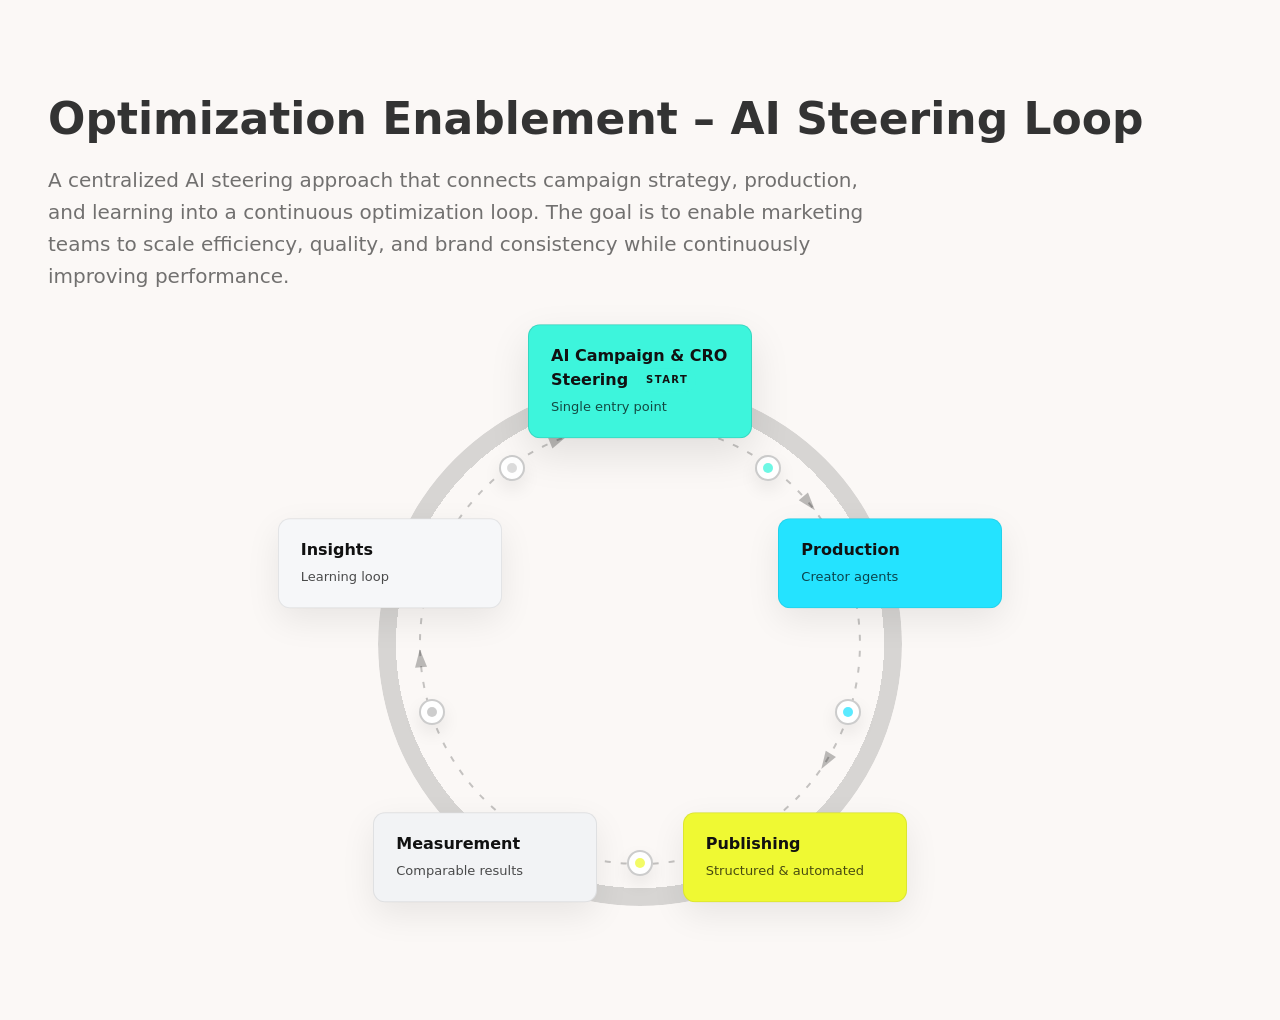
<file: Creative Ops/creative-ops-ai-steering-loop/index.html>
<!DOCTYPE html>
<html lang="en">
<head>
  <meta charset="UTF-8" />
  <meta name="viewport" content="width=device-width, initial-scale=1.0" />
  <title>Optimization Enablement – AI Steering Loop</title>
  <link rel="stylesheet" href="https://www.static-immobilienscout24.de/fro/make-it-better/1.0.0/makeitbetter.css">
  <style>
    :root {
      --bg: #FBF8F6;
      --card: #FFFFFF;
      --teal: #3DF5DC;
      --blue: #24E3FF;
      --yellow: #EFF933;
      --graphite: rgba(0,0,0,0.26);
      --grey: rgba(0,0,0,0.18);
      --graphite-tint: #F2F3F5;
      --grey-tint: #F6F7F9;
      --text: #333333;
      --muted: rgba(0,0,0,0.55);
      --max: 1280px;
      --ring: rgba(0,0,0,0.10);
      --ring-strong: rgba(0,0,0,0.16);
    }

    * { box-sizing: border-box; }
    html, body { margin: 0; padding: 0; }

    body {
      font-family: "Make it Sans", system-ui, sans-serif;
      background: var(--bg);
      color: var(--text);
    }

    .page {
      max-width: var(--max);
      margin: 0 auto;
      padding: 64px 48px 96px;
    }

    h1 {
      font-size: 44px;
      font-weight: 700;
      margin-bottom: 16px;
    }

    .intro {
      font-size: 20px;
      line-height: 1.6;
      max-width: 820px;
      color: var(--muted);
      margin-bottom: 72px;
    }

    /* Loop */
    .loop-wrapper {
      position: relative;
      width: 100%;
      display: flex;
      justify-content: center;
      align-items: center;
      margin-top: 40px;
      overflow: visible;
    }

    .loop {
      position: relative;
      width: 560px;
      height: 560px;
      border-radius: 50%;
      background: transparent;
      overflow: visible;
    }

    /* ring (single consistent color) */
    .loop::before {
      content: "";
      position: absolute;
      inset: 18px;
      border-radius: 50%;
      background: rgba(0,0,0,0.14);
      /* cut out the center to create the thick ring */
      -webkit-mask: radial-gradient(
        farthest-side,
        transparent calc(100% - 18px),
        #000 calc(100% - 18px)
      );
      mask: radial-gradient(
        farthest-side,
        transparent calc(100% - 18px),
        #000 calc(100% - 18px)
      );
    }

    .loop svg.loop-path {
      position: absolute;
      inset: 0;
      width: 100%;
      height: 100%;
      pointer-events: none;
      z-index: 1; /* very back: only the dashed line */
    }

    .loop svg.loop-arrows {
      position: absolute;
      inset: 0;
      width: 100%;
      height: 100%;
      pointer-events: none;
      z-index: 4; /* above packets, below cards */
    }

    /* Accent mapping (card ↔ outgoing packet) */
    .step.steering { --accent: var(--teal); }
    .step.production { --accent: var(--blue); }
    .step.publishing { --accent: var(--yellow); }
    .step.measurement { --accent: var(--graphite-tint); }
    .step.insights { --accent: var(--grey-tint); }

    .packet.from-steering { --accent: var(--teal); }
    .packet.from-production { --accent: var(--blue); }
    .packet.from-publishing { --accent: var(--yellow); }
    .packet.from-measurement { --accent: var(--graphite); }
    .packet.from-insights { --accent: var(--grey); }



    .step {
      z-index: 5; /* always above dashed line, arrows and packets */
      position: absolute;
      width: 224px;
      background: var(--accent, #FFFFFF);
      border-radius: 12px;
      padding: 20px 22px;
      font-size: 15px;
      line-height: 1.4;
      cursor: default;
      box-shadow: 0 12px 34px rgba(0,0,0,0.08);
      border: 1px solid rgba(0,0,0,0.08);
      transform: translate(-50%, -50%);
      isolation: isolate; /* ensure tooltip stacks within */
    }

    /* bring hovered tooltips to the very front */
    .step:hover { z-index: 999; }

    .packet:hover { z-index: 998; }

    .step.start {
      border-color: rgba(0,0,0,0.12);
      box-shadow: 0 16px 40px rgba(0,0,0,0.10);
    }

    .step.start strong::after {
      content: "START";
      display: inline-block;
      margin-left: 10px;
      font-size: 10px;
      letter-spacing: 0.14em;
      text-transform: uppercase;
      background: var(--accent, var(--teal));
      padding: 5px 8px;
      border-radius: 999px;
      vertical-align: middle;
    }


    .step strong {
      display: block;
      font-size: 16px;
      margin-bottom: 4px;
    }

    .step span {
      font-size: 13px;
      color: rgba(0,0,0,0.70);
    }

    /* keep text readable on colored cards */
    .step strong { color: #111; }

    
    /* Data packets (small circles on the loop) */
    .packet {
      position: absolute;
      width: 26px;
      height: 26px;
      border-radius: 999px;
      background: #FFFFFF;
      border: 2px solid rgba(0,0,0,0.20);
      box-shadow: 0 8px 18px rgba(0,0,0,0.08);
      transform: translate(-50%, -50%);
      z-index: 3;
      cursor: help;
      --a: 0deg;
    }

    
    .packet::after {
      content: "";
      position: absolute;
      inset: 6px;
      border-radius: 999px;
      background: var(--accent, var(--teal));
      opacity: 0.75;
    }

    .packet[data-tooltip]:hover::before {
      content: attr(data-tooltip);
      position: absolute;
      top: -12px;
      left: 50%;
      transform: translate(-50%, -100%);
      background: #333;
      color: #fff;
      padding: 10px 12px;
      border-radius: 8px;
      font-size: 12px;
      line-height: 1.4;
      width: 280px;
      z-index: 10;
    }

    /* Positions are calculated to be evenly distributed */
    .step { left: 50%; top: 50%; }

    /* Tooltip */
    .step[data-tooltip]:hover::after {
      content: attr(data-tooltip);
      position: absolute;
      bottom: 110%;
      left: 50%;
      transform: translateX(-50%);
      background: #333;
      color: #fff;
      padding: 10px 12px;
      border-radius: 8px;
      font-size: 12px;
      line-height: 1.4;
      width: 260px;
      z-index: 10;
    }

    .step[data-tooltip]:hover::before {
      content: "";
      position: absolute;
      bottom: 100%;
      left: 50%;
      transform: translateX(-50%);
      border-width: 6px;
      border-style: solid;
      border-color: #333 transparent transparent transparent;
    }

    @media (max-width: 900px) {
      .page { padding: 48px 20px 72px; }
      .loop { transform: scale(0.86); transform-origin: top center; }
    }
  </style>
</head>
<body>
  <div class="page">
    <h1>Optimization Enablement – AI Steering Loop</h1>
    <p class="intro">
      A centralized AI steering approach that connects campaign strategy, production, and learning into a continuous optimization loop. The goal is to enable marketing teams to scale efficiency, quality, and brand consistency while continuously improving performance.
    </p>

    <div class="loop-wrapper">
      <div class="loop" id="loop">

        <svg class="loop-path" viewBox="0 0 560 560" aria-hidden="true">
          <!-- dashed loop (background) -->
          <path d="M 280 60
                   A 220 220 0 1 1 279.9 60" fill="none" stroke="rgba(0,0,0,0.22)" stroke-width="2" stroke-dasharray="6 10" />
        </svg>

        <svg class="loop-arrows" viewBox="0 0 560 560" aria-hidden="true">
          <defs>
            <marker id="arrowHead" markerWidth="12" markerHeight="12" refX="9" refY="6" orient="auto" markerUnits="strokeWidth">
              <path d="M0,0 L12,6 L0,12 z" fill="rgba(0,0,0,0.28)" />
            </marker>
          </defs>
          <g id="dirArrows"></g>
        </svg>

        <!-- Data packets along the loop -->
        <div class="packet from-steering" data-angle="-54" data-tooltip="Blueprint + tracking plan (KPIs, events, experiment IDs) → handed to Production"></div>
        <div class="packet from-production" data-angle="18" data-tooltip="Touchpoint drafts + variants (assets + copy) → publishing-ready"></div>
        <div class="packet from-publishing" data-angle="90" data-tooltip="Structured publishing data + auto-tagging (UTMs, Experiment-ID, Variant-ID)"></div>
        <div class="packet from-measurement" data-angle="162" data-tooltip="Test results (uplift, confidence, segments) → input for insights"></div>
        <div class="packet from-insights" data-angle="234" data-tooltip="Attribution dataset + learnings → feeds the next iteration in Steering"></div>

        <div class="step steering start" data-angle="-90" data-tooltip="Single entry point for AI campaign and CRO planning. Defines goals, audiences, offers, and success metrics.">
          <strong>AI Campaign &amp; CRO Steering</strong>
          <span>Single entry point</span>
        </div>

        <div class="step production" data-angle="-18" data-tooltip="AI-powered creator agents generate variants for LPs, emails, ads, and images – ready for publishing.">
          <strong>Production</strong>
          <span>Creator agents</span>
        </div>

        <div class="step publishing" data-angle="54" data-tooltip="Structured data is published via Contentful, Iterable, Salesforce, including auto-tagging and experiment IDs.">
          <strong>Publishing</strong>
          <span>Structured & automated</span>
        </div>

        <div class="step measurement" data-angle="126" data-tooltip="Standardized measurement across experiments using analytics and testing tools.">
          <strong>Measurement</strong>
          <span>Comparable results</span>
        </div>

        <div class="step insights" data-angle="198" data-tooltip="Results are translated into insights, patterns, and recommendations feeding the next iteration.">
          <strong>Insights</strong>
          <span>Learning loop</span>
        </div>

      </div>
    </div>
  </div>
  <script>
    (function () {
      const loop = document.getElementById('loop');
      const nodes = Array.from(document.querySelectorAll('[data-angle]'));

      function layout() {
        if (!loop) return;
        const rect = loop.getBoundingClientRect();
        const cx = rect.width / 2;
        const cy = rect.height / 2;

        // Keep cards nicely on the ring without overlapping.
        // Radius is based on loop size.
        const rMain = Math.min(rect.width, rect.height) * 0.47; // cards
        const rPacket = Math.min(rect.width, rect.height) * 0.39; // small circles on dashed path

        // Match SVG geometry (viewBox 560x560 with dashed radius ~220)
        const svgRadius = 220; // dashed path radius in SVG coordinates
        const svgCenter = 280; // center in SVG coordinates

        nodes.forEach((el) => {
          const deg = parseFloat(el.getAttribute('data-angle') || '0');
          const rad = (deg * Math.PI) / 180;
          const useR = el.classList.contains('packet') ? rPacket : rMain;
          const x = cx + useR * Math.cos(rad);
          const y = cy + useR * Math.sin(rad);
          el.style.left = x + 'px';
          el.style.top = y + 'px';
        });

        // --- Direction arrows: one AFTER each packet (clockwise) ---
        const svg = loop.querySelector('svg.loop-arrows');
        const arrowLayer = svg ? svg.querySelector('#dirArrows') : null;
        if (svg && arrowLayer) {
          // Clear
          while (arrowLayer.firstChild) arrowLayer.removeChild(arrowLayer.firstChild);

          const packets = Array.from(loop.querySelectorAll('.packet[data-angle]'));
          const offsetDeg = 14; // place arrow shortly after the packet

          packets.forEach((p) => {
            const a = parseFloat(p.getAttribute('data-angle') || '0');
            const aArrow = a + offsetDeg;
            const r = (aArrow * Math.PI) / 180;

            const px = svgCenter + svgRadius * Math.cos(r);
            const py = svgCenter + svgRadius * Math.sin(r);
            const rot = aArrow + 90; // tangent direction (clockwise)

            const g = document.createElementNS('http://www.w3.org/2000/svg', 'g');
            g.setAttribute('transform', `translate(${px.toFixed(1)} ${py.toFixed(1)}) rotate(${rot.toFixed(1)})`);

            const tri = document.createElementNS('http://www.w3.org/2000/svg', 'path');
            tri.setAttribute('d', 'M-8,-6 L10,0 L-8,6 Z');
            tri.setAttribute('fill', 'rgba(0,0,0,0.26)');

            g.appendChild(tri);
            arrowLayer.appendChild(g);
          });
        }
      }

      window.addEventListener('resize', layout);
      window.addEventListener('load', layout);
      layout();
    })();
  </script>
</body>
</html>
</file>
